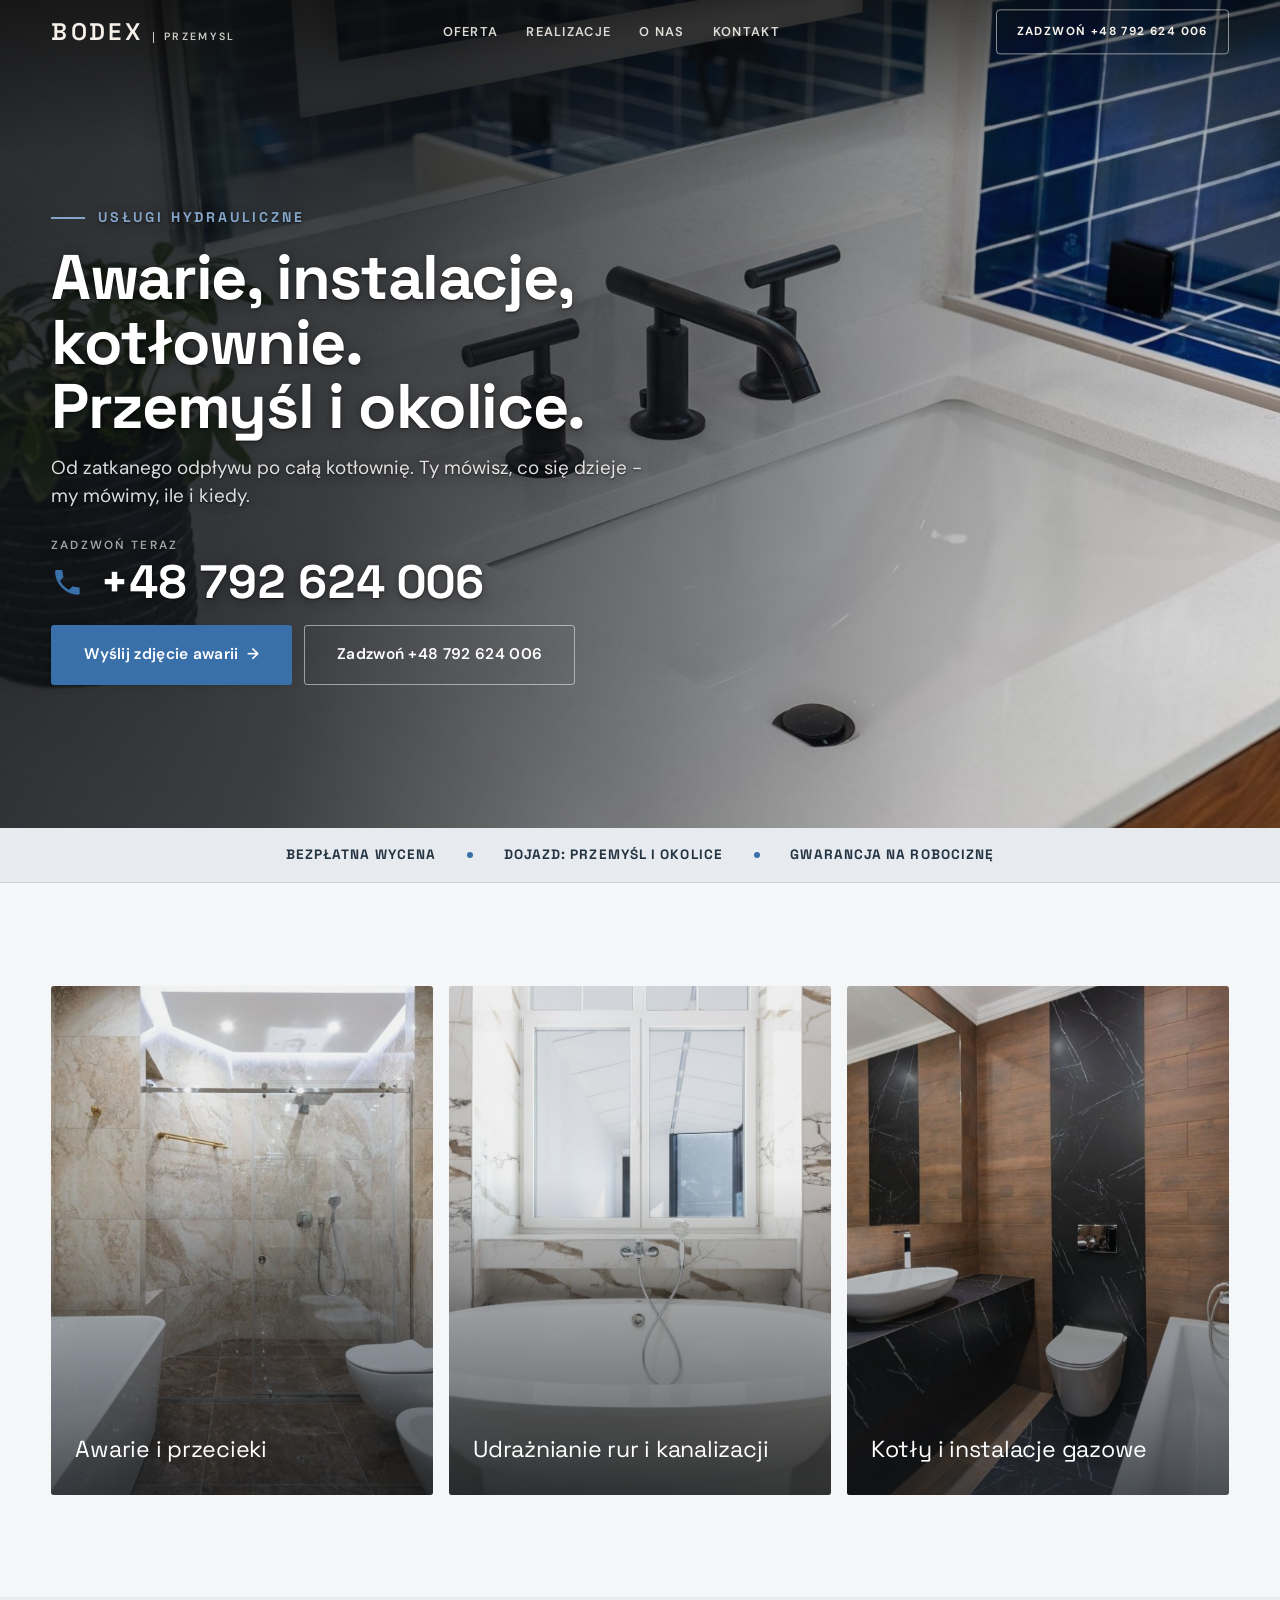
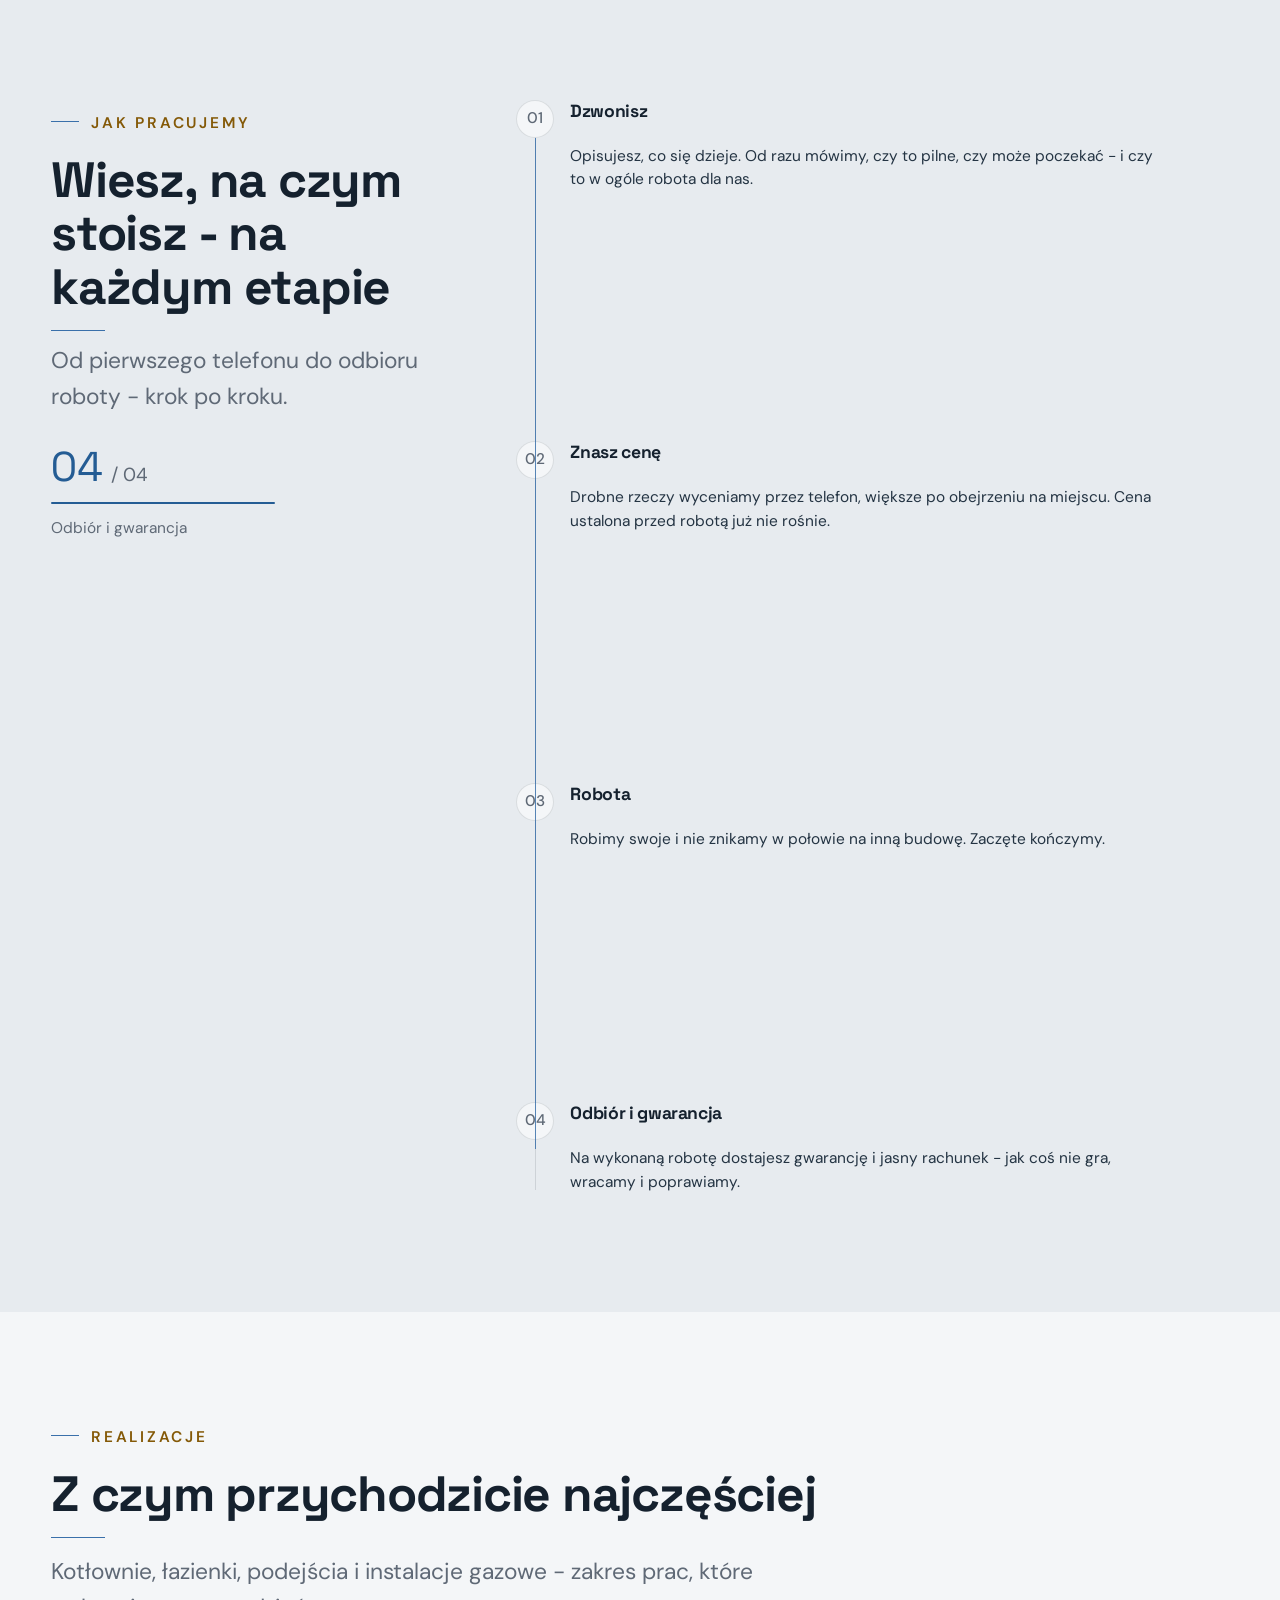
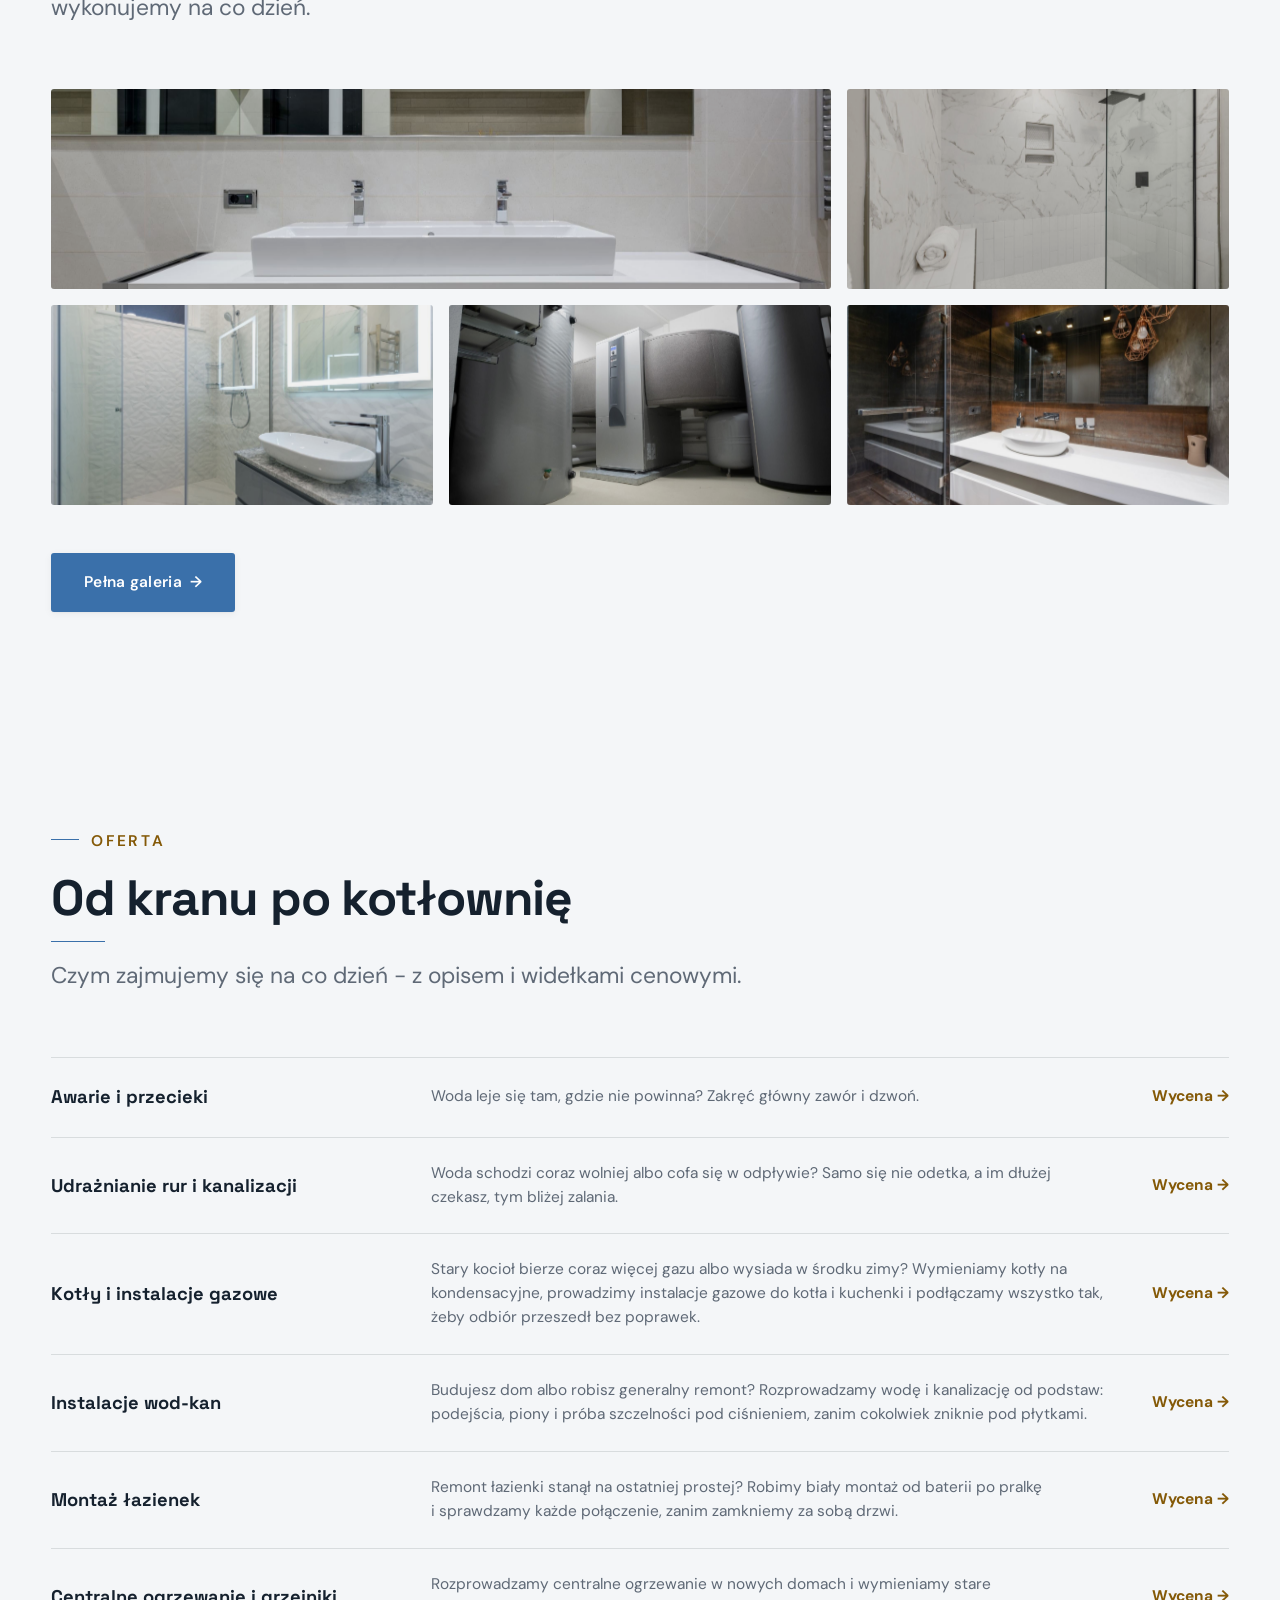
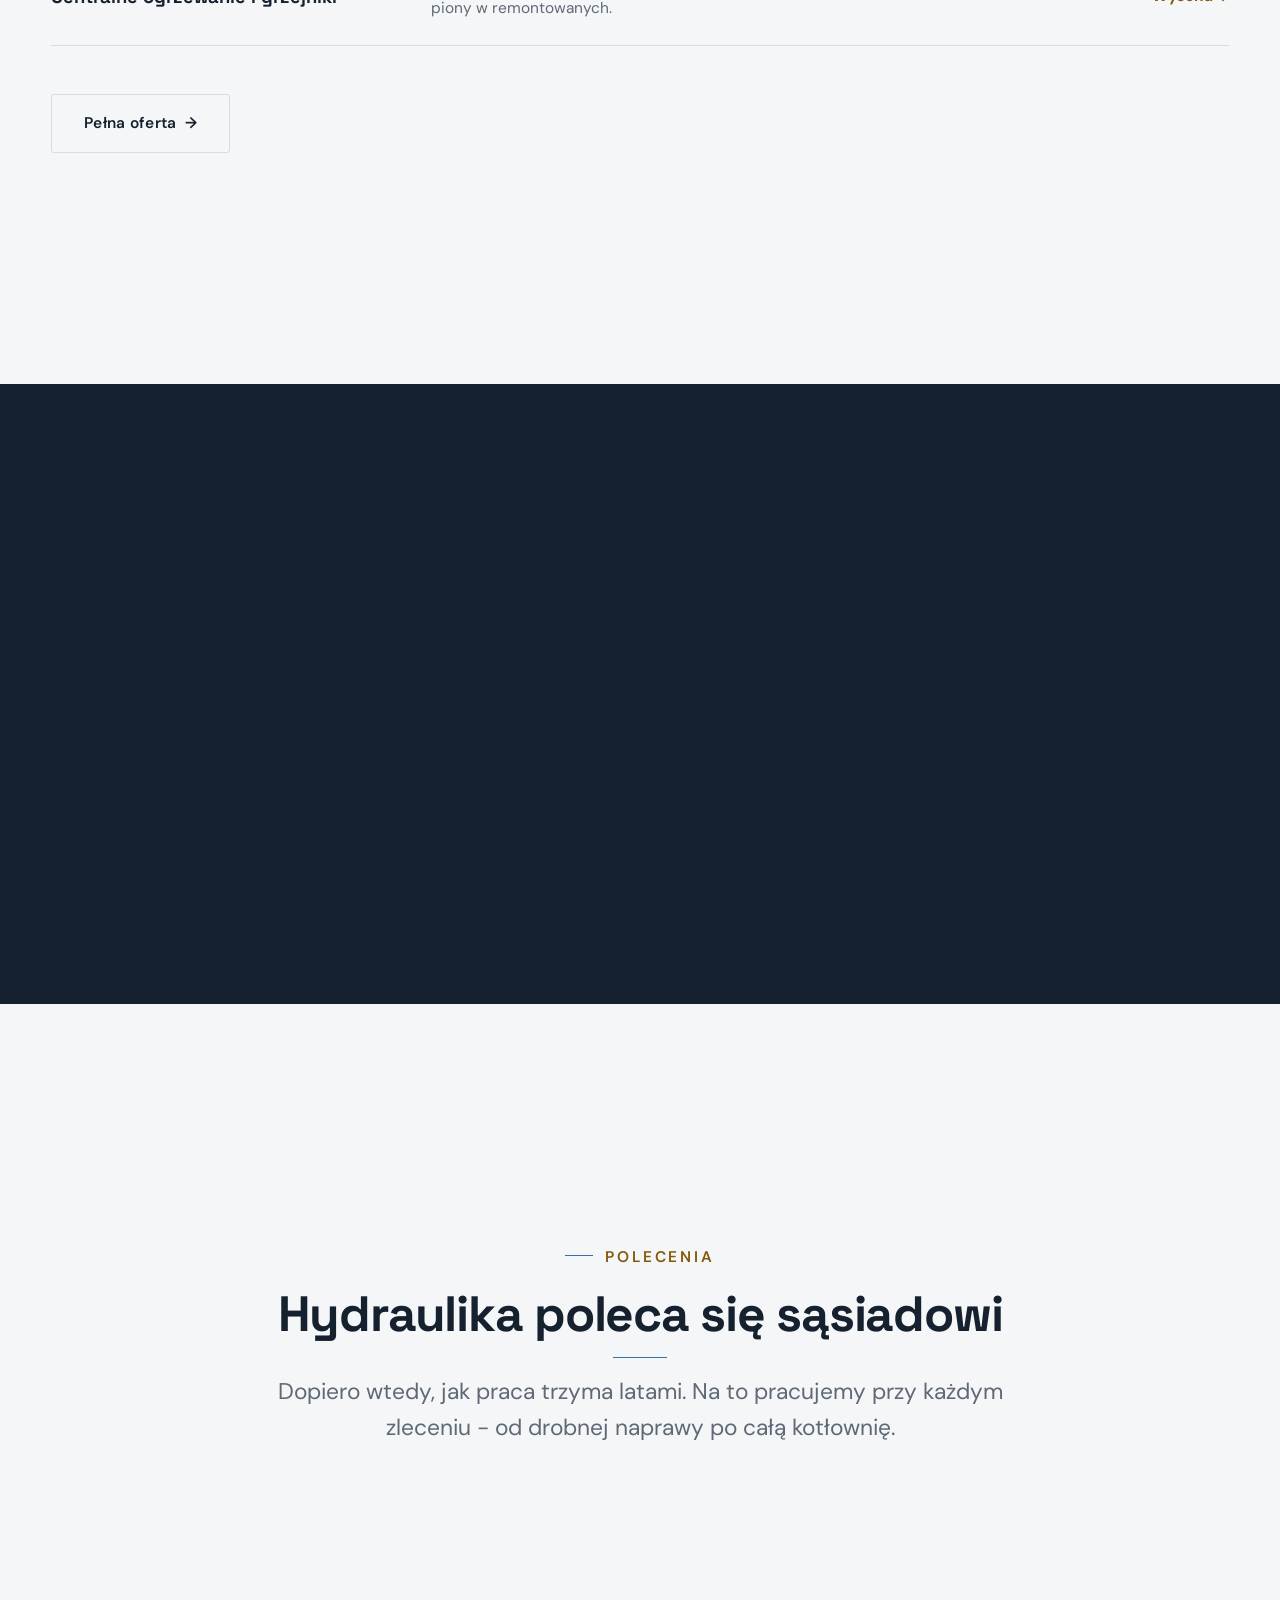
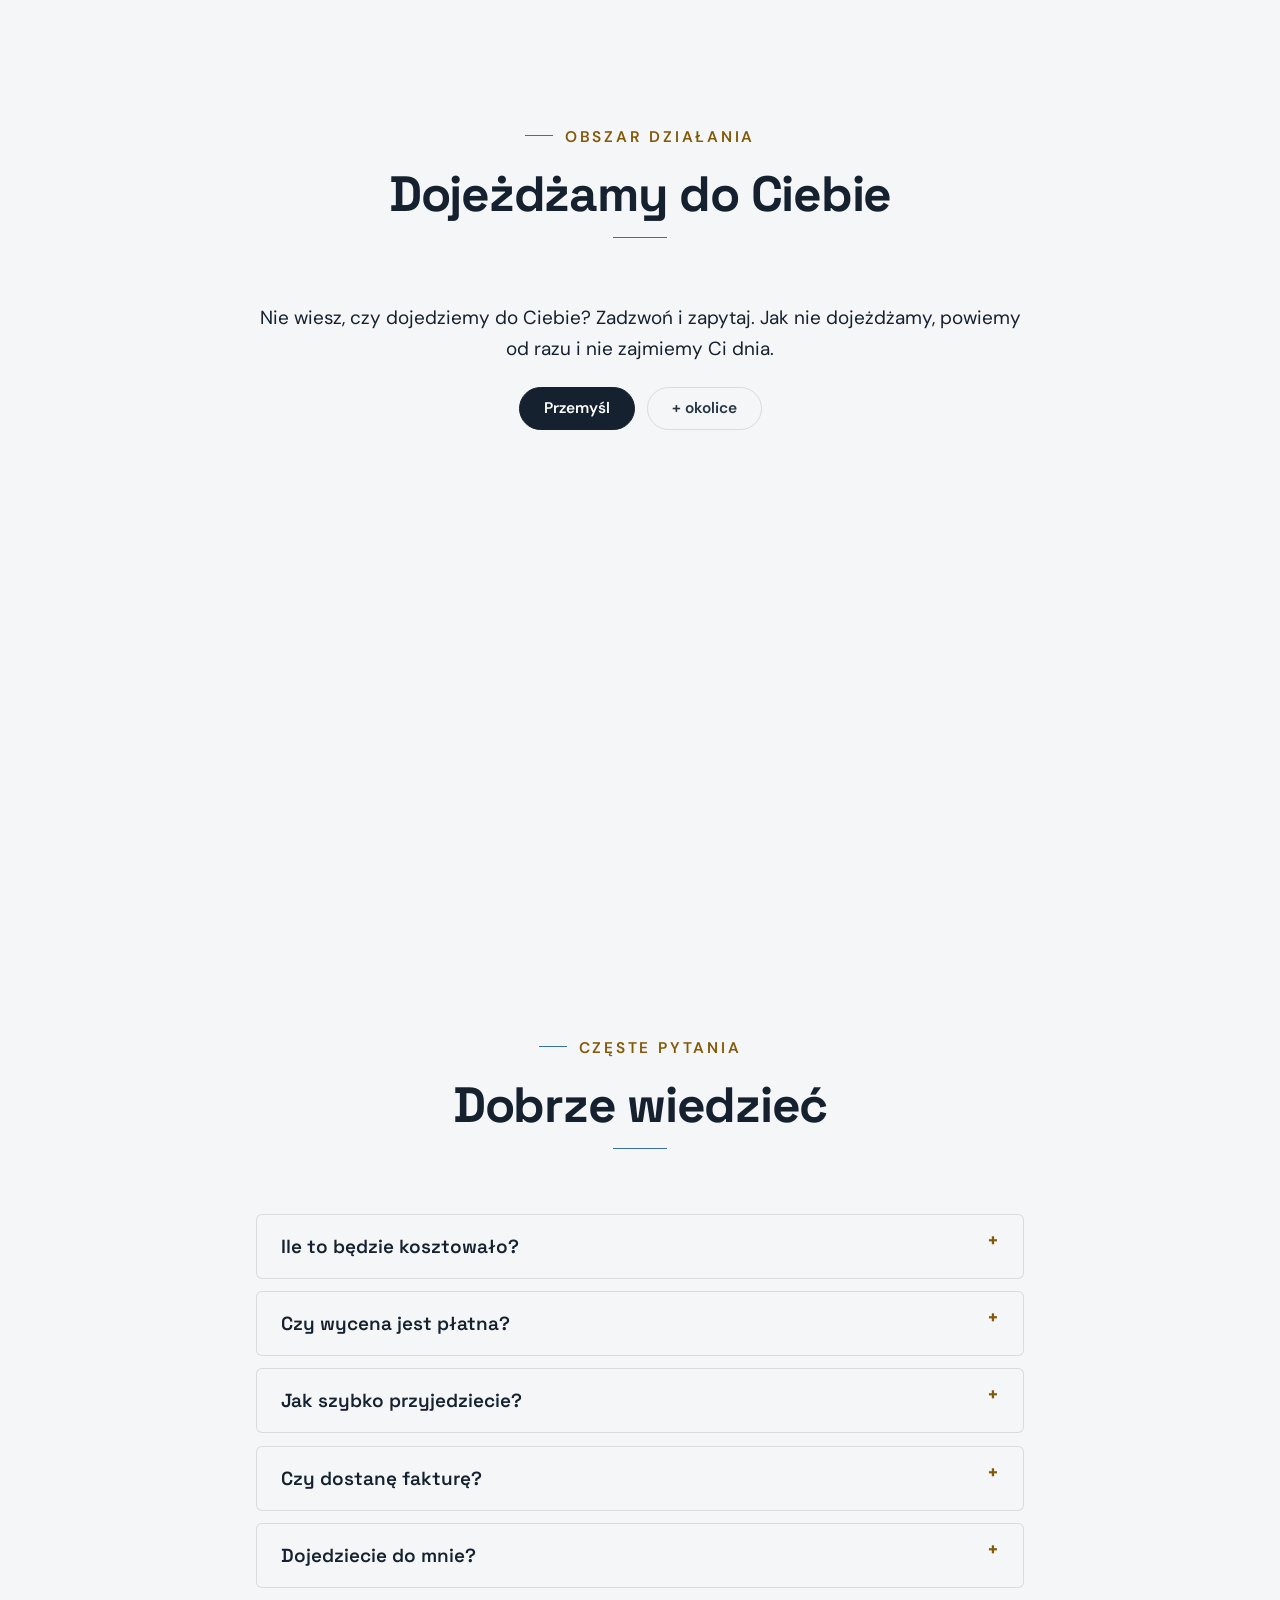
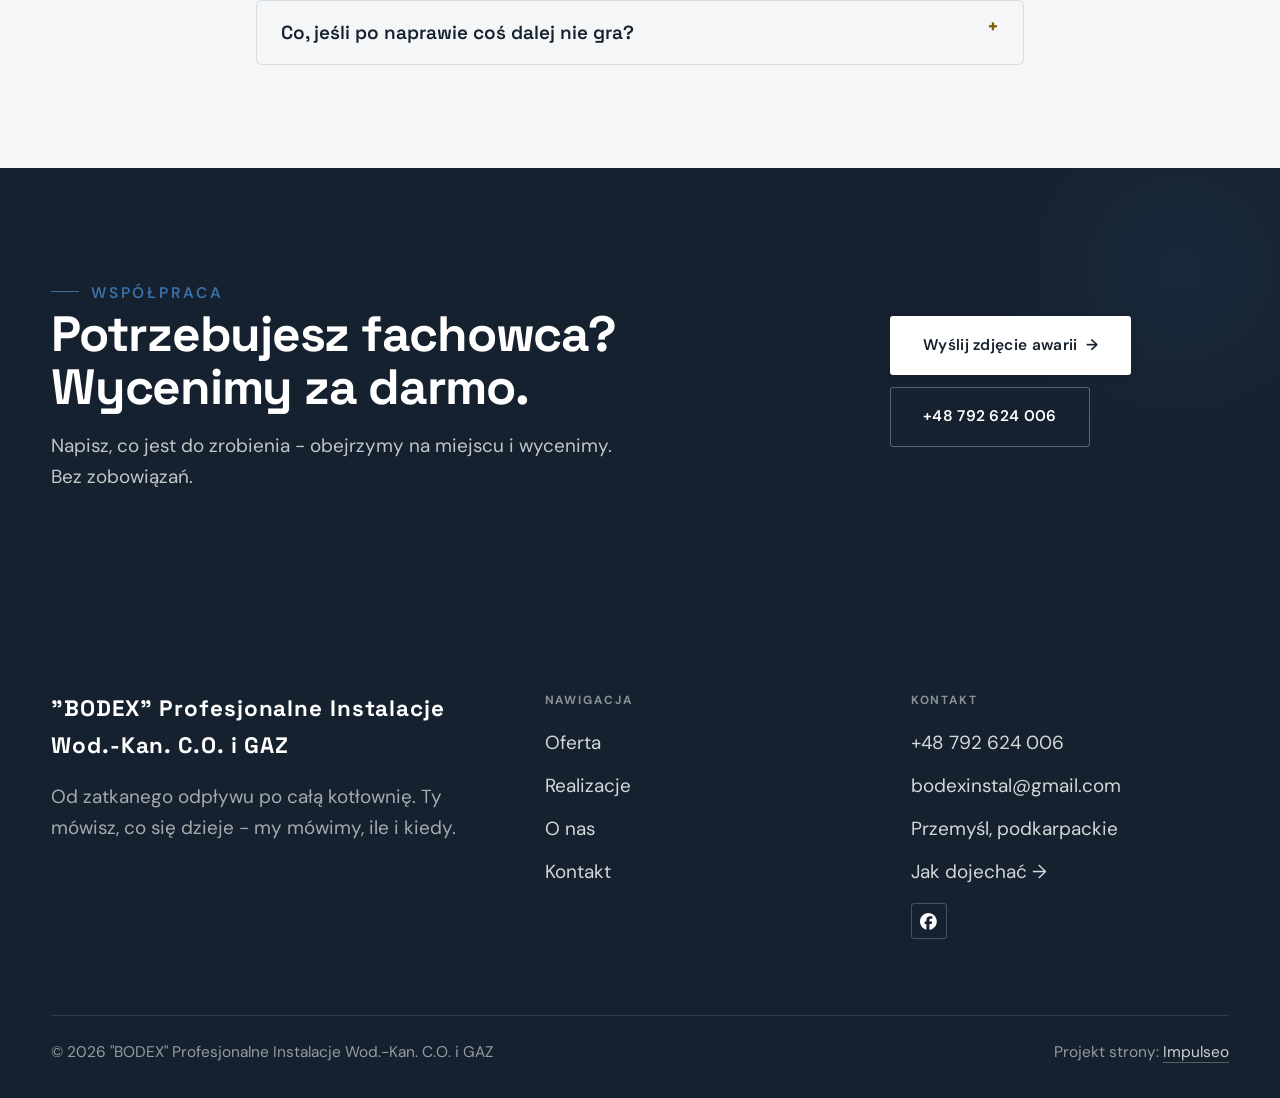
<file: index.html>
<!DOCTYPE html>
<html lang="pl">
<head>
<meta charset="UTF-8">
<meta name="viewport" content="width=device-width, initial-scale=1.0">
<title>&quot;BODEX&quot; Profesjonalne Instalacje Wod.-Kan. C.O. i GAZ - hydraulik, awarie i instalacje</title>
<meta name="description" content="Hydraulik w Przemyślu z dojazdem. Awarie, udrażnianie, instalacje wod-kan, wymiana kotłów. Cenę znasz przed robotą. Zadzwoń: +48 792 624 006.">
<link rel="canonical" href="https://kris20032.github.io/bodex-profesjonalne-instalacje-wod-kan-c-o-i-gaz/">
<meta name="robots" content="noindex, nofollow">
<meta property="og:type" content="website">
<meta property="og:locale" content="pl_PL">
<meta property="og:site_name" content="&quot;BODEX&quot; Profesjonalne Instalacje Wod.-Kan. C.O. i GAZ">
<meta property="og:title" content="&quot;BODEX&quot; Profesjonalne Instalacje Wod.-Kan. C.O. i GAZ - hydraulik, awarie i instalacje">
<meta property="og:description" content="Hydraulik w Przemyślu z dojazdem. Awarie, udrażnianie, instalacje wod-kan, wymiana kotłów. Cenę znasz przed robotą. Zadzwoń: +48 792 624 006.">
<meta property="og:url" content="https://kris20032.github.io/bodex-profesjonalne-instalacje-wod-kan-c-o-i-gaz/">
<meta property="og:image" content="https://kris20032.github.io/bodex-profesjonalne-instalacje-wod-kan-c-o-i-gaz/img/og.jpg">
<meta property="og:image:width" content="1200">
<meta property="og:image:height" content="630">
<meta name="twitter:card" content="summary_large_image">
<script type="application/ld+json">{"@context": "https://schema.org", "@type": "Plumber", "name": "\"BODEX\" Profesjonalne Instalacje Wod.-Kan. C.O. i GAZ", "url": "https://kris20032.github.io/bodex-profesjonalne-instalacje-wod-kan-c-o-i-gaz/", "telephone": "+48792624006", "image": "https://kris20032.github.io/bodex-profesjonalne-instalacje-wod-kan-c-o-i-gaz/img/og.jpg", "areaServed": "Przemyśl", "sameAs": ["https://www.facebook.com/p/Bodex-100063584949458/"]}</script>
<link rel="preconnect" href="https://fonts.googleapis.com">
<link rel="preconnect" href="https://fonts.gstatic.com" crossorigin>
<link href="https://fonts.googleapis.com/css2?family=Space+Grotesk:wght@500;600;700&family=DM+Sans:opsz,wght@9..40,400;9..40,500;9..40,600&display=swap" rel="stylesheet">
<link rel="stylesheet" href="assets/styles.css?v=54e43b4f">
</head>
<body>

<header class="nav">
  <div class="wrap nav-inner">
    <a class="brand" href="index.html"><span class="name">BODEX</span><span class="sub">Przemyśl</span></a>
    <nav class="nav-links">
      <a href="oferta.html">Oferta</a>
      <a href="realizacje.html">Realizacje</a>
      <a href="o-nas.html">O nas</a>
      <a href="kontakt.html">Kontakt</a>
      <a href="tel:+48792624006" class="btn btn-accent">Zadzwoń +48 792 624 006</a>
    </nav>
    <button class="nav-toggle" aria-label="Menu"><span></span><span></span><span></span></button>
  </div>
</header>

<main>
<section class="hero-fach">
  <img class="hf-photo" src="img/hero.jpg" fetchpriority="high" data-rotate="img/g12.jpg|img/g11.jpg" alt="&quot;BODEX&quot; Profesjonalne Instalacje Wod.-Kan. C.O. i GAZ" width="1800" height="1202">
  <div class="hf-panel">
    <div class="hf-inner">
      <span class="hf-kicker">Usługi hydrauliczne</span>
      <h1 class="hf-title">Awarie, instalacje, kotłownie. Przemyśl i okolice. <em></em></h1>
      <p class="hf-lead">Od zatkanego odpływu po całą kotłownię. Ty mówisz, co się dzieje - my mówimy, ile i kiedy.</p>
      <a class="hf-phone" href="tel:+48792624006"><span class="hf-phone-lab">Zadzwoń teraz</span><span class="hf-phone-num"><svg class="ico-tel" width="16" height="16" viewBox="0 0 24 24" fill="none" aria-hidden="true"><path d="M6.6 10.8a15.5 15.5 0 0 0 6.6 6.6l2.2-2.2a1 1 0 0 1 1-.24 11.4 11.4 0 0 0 3.6.58 1 1 0 0 1 1 1V20a1 1 0 0 1-1 1A17 17 0 0 1 3 4a1 1 0 0 1 1-1h3.5a1 1 0 0 1 1 1c0 1.25.2 2.46.58 3.6a1 1 0 0 1-.25 1l-2.23 2.2Z" fill="currentColor"/></svg> +48 792 624 006</span></a>
      <div class="hf-actions">
        <a href="kontakt.html" class="btn btn-accent">Wyślij zdjęcie awarii <span class="arr">→</span></a>
        <a href="tel:+48792624006" class="btn btn-ghost hf-ghost">Zadzwoń +48 792 624 006</a>
      </div>
    </div>
  </div>
</section>
<section class="fach-promise">
  <div class="wrap">
    <ul class="fp-row reveal"><li>Bezpłatna wycena</li><li>Dojazd: Przemyśl i okolice</li><li>Gwarancja na robociznę</li></ul>
  </div>
</section>
<section class="gateways-band">
  <div class="wrap">
    <div class="gateways">
      <a href="oferta.html" class="gateway reveal"><img src="img/g1.jpg" alt="Awarie i przecieki" loading="lazy" width="1200" height="801" decoding="async"><span class="g-ttl">Awarie i przecieki</span></a>
      <a href="oferta.html" class="gateway reveal"><img src="img/g2.jpg" alt="Udrażnianie rur i kanalizacji" loading="lazy" width="1880" height="1255" decoding="async"><span class="g-ttl">Udrażnianie rur i kanalizacji</span></a>
      <a href="oferta.html" class="gateway reveal"><img src="img/g3.jpg" alt="Kotły i instalacje gazowe" loading="lazy" width="1200" height="801" decoding="async"><span class="g-ttl">Kotły i instalacje gazowe</span></a>
    </div>
  </div>
</section>
<section class="proces proces-os fachowcy">
  <div class="wrap proc-grid">
    <div class="proc-side">
      <div class="head reveal">
        <span class="eyebrow">Jak pracujemy</span>
        <h2>Wiesz, na czym stoisz - na każdym etapie</h2>
        <p>Od pierwszego telefonu do odbioru roboty - krok po kroku.</p>
      </div>
      <div class="proc-count" aria-hidden="true"><span class="pc-cur">01</span><span class="pc-all">/ 04</span></div>
      <div class="proc-bar" aria-hidden="true"><i></i></div>
      <p class="proc-now" aria-hidden="true">Dzwonisz</p>
    </div>
    <ol class="proces-line">
      <li class="reveal"><span class="pno">01</span><h3>Dzwonisz</h3><p>Opisujesz, co się dzieje. Od razu mówimy, czy to pilne, czy może poczekać - i czy to w ogóle robota dla nas.</p></li>
      <li class="reveal"><span class="pno">02</span><h3>Znasz cenę</h3><p>Drobne rzeczy wyceniamy przez telefon, większe po obejrzeniu na miejscu. Cena ustalona przed robotą już nie rośnie.</p></li>
      <li class="reveal"><span class="pno">03</span><h3>Robota</h3><p>Robimy swoje i nie znikamy w połowie na inną budowę. Zaczęte kończymy.</p></li>
      <li class="reveal"><span class="pno">04</span><h3>Odbiór i gwarancja</h3><p>Na wykonaną robotę dostajesz gwarancję i jasny rachunek - jak coś nie gra, wracamy i poprawiamy.</p></li>
    </ol>
  </div>
</section>
<section>
  <div class="wrap">
    <div class="head reveal">
      <span class="eyebrow">Realizacje</span>
      <h2>Z czym przychodzicie najczęściej</h2>
      <p>Kotłownie, łazienki, podejścia i instalacje gazowe - zakres prac, które wykonujemy na co dzień.</p>
    </div>
    <div class="gallery">
      <div class="tile t-two3 reveal"><img src="img/g4.jpg" alt="&quot;BODEX&quot; Profesjonalne Instalacje Wod.-Kan. C.O. i GAZ" loading="lazy" width="1880" height="1255" decoding="async"></div>
      <div class="tile t-third reveal"><img src="img/g5.jpg" alt="&quot;BODEX&quot; Profesjonalne Instalacje Wod.-Kan. C.O. i GAZ" loading="lazy" width="1880" height="1254" decoding="async"></div>
      <div class="tile t-third reveal"><img src="img/g6.jpg" alt="&quot;BODEX&quot; Profesjonalne Instalacje Wod.-Kan. C.O. i GAZ" loading="lazy" width="1623" height="1300" decoding="async"></div>
      <div class="tile t-third reveal"><img src="img/g7.jpg" alt="&quot;BODEX&quot; Profesjonalne Instalacje Wod.-Kan. C.O. i GAZ" loading="lazy" width="1880" height="1253" decoding="async"></div>
      <div class="tile t-third reveal"><img src="img/g8.jpg" alt="&quot;BODEX&quot; Profesjonalne Instalacje Wod.-Kan. C.O. i GAZ" loading="lazy" width="1600" height="1068" decoding="async"></div>
    </div>
    <div style="margin-top:var(--space-7)" class="reveal"><a href="realizacje.html" class="btn btn-accent">Pełna galeria <span class="arr">→</span></a></div>
  </div>
</section>
<section class="fach-uslugi">
  <div class="wrap">
    <div class="head reveal">
      <span class="eyebrow">Oferta</span>
      <h2>Od kranu po kotłownię</h2>
      <p>Czym zajmujemy się na co dzień - z opisem i widełkami cenowymi.</p>
    </div>
    <ul class="fu-list">
      <li class="fu-row reveal"><div class="fu-name">Awarie i przecieki</div><div class="fu-desc">Woda leje się tam, gdzie nie powinna? Zakręć główny zawór i dzwoń.</div><a class="fu-cta" href="kontakt.html">Wycena <span class="arr">→</span></a></li>
      <li class="fu-row reveal"><div class="fu-name">Udrażnianie rur i kanalizacji</div><div class="fu-desc">Woda schodzi coraz wolniej albo cofa się w odpływie? Samo się nie odetka, a im dłużej czekasz, tym bliżej zalania.</div><a class="fu-cta" href="kontakt.html">Wycena <span class="arr">→</span></a></li>
      <li class="fu-row reveal"><div class="fu-name">Kotły i instalacje gazowe</div><div class="fu-desc">Stary kocioł bierze coraz więcej gazu albo wysiada w środku zimy? Wymieniamy kotły na kondensacyjne, prowadzimy instalacje gazowe do kotła i kuchenki i podłączamy wszystko tak, żeby odbiór przeszedł bez poprawek.</div><a class="fu-cta" href="kontakt.html">Wycena <span class="arr">→</span></a></li>
      <li class="fu-row reveal"><div class="fu-name">Instalacje wod-kan</div><div class="fu-desc">Budujesz dom albo robisz generalny remont? Rozprowadzamy wodę i kanalizację od podstaw: podejścia, piony i próba szczelności pod ciśnieniem, zanim cokolwiek zniknie pod płytkami.</div><a class="fu-cta" href="kontakt.html">Wycena <span class="arr">→</span></a></li>
      <li class="fu-row reveal"><div class="fu-name">Montaż łazienek</div><div class="fu-desc">Remont łazienki stanął na ostatniej prostej? Robimy biały montaż od baterii po pralkę i sprawdzamy każde połączenie, zanim zamkniemy za sobą drzwi.</div><a class="fu-cta" href="kontakt.html">Wycena <span class="arr">→</span></a></li>
      <li class="fu-row reveal"><div class="fu-name">Centralne ogrzewanie i grzejniki</div><div class="fu-desc">Rozprowadzamy centralne ogrzewanie w nowych domach i wymieniamy stare piony w remontowanych.</div><a class="fu-cta" href="kontakt.html">Wycena <span class="arr">→</span></a></li>
    </ul>
    <div style="margin-top:var(--space-7)" class="reveal"><a href="oferta.html" class="btn btn-ghost">Pełna oferta <span class="arr">→</span></a></div>
  </div>
</section>
<section class="stopklatka" aria-hidden="true">
  <div class="stk-bg" style="background-image:url(img/about.jpg)"></div>
</section>
<section class="opinie op-fallback">
  <div class="wrap">
    <div class="head center reveal">
      <span class="eyebrow">Polecenia</span>
      <h2>Hydraulika poleca się sąsiadowi</h2>
      <p>Dopiero wtedy, jak praca trzyma latami. Na to pracujemy przy każdym zleceniu - od drobnej naprawy po całą kotłownię.</p>
    </div>
  </div>
</section>
<section class="obszar">
  <div class="wrap">
    <div class="head center reveal">
      <span class="eyebrow">Obszar działania</span>
      <h2>Dojeżdżamy do Ciebie</h2>
    </div>
    <p class="obszar-txt reveal" style="text-align:center;max-width:60ch;margin:0 auto 1.4rem">Nie wiesz, czy dojedziemy do Ciebie? Zadzwoń i zapytaj. Jak nie dojeżdżamy, powiemy od razu i nie zajmiemy Ci dnia.</p>
    <ul class="obszar-list reveal"><li class="is-home">Przemyśl</li><li>+ okolice</li></ul>
    <div class="obszar-mapa reveal" style="margin-top:var(--space-7)">
      <iframe title="Obszar działania - Przemyśl i okolice" src="https://maps.google.com/maps?q=49.7866896%2C22.7846594&amp;z=11&amp;output=embed" loading="lazy" referrerpolicy="no-referrer-when-downgrade" style="width:100%;height:clamp(280px,38vh,420px);border:0;display:block;border-radius:var(--r-md)"></iframe>
    </div>
  </div>
</section>
<section class="faq-klinika">
  <div class="wrap">
    <div class="head center reveal">
      <span class="eyebrow">Częste pytania</span>
      <h2>Dobrze wiedzieć</h2>
    </div>
    <div class="faq-list">
      <details class="faq-item reveal"><summary>Ile to będzie kosztowało?</summary><p>Zależy, co się dzieje - dlatego wypytujemy przez telefon i od razu podajemy widełki. Ostateczną cenę znasz przed robotą, nie po niej.</p></details>
      <details class="faq-item reveal"><summary>Czy wycena jest płatna?</summary><p>Nie. Przyjazd i wycena w Przemyślu i najbliższej okolicy są bezpłatne i do niczego nie zobowiązują.</p></details>
      <details class="faq-item reveal"><summary>Jak szybko przyjedziecie?</summary><p>Przy zalaniu liczy się każda godzina, więc przy awarii przestawiamy grafik. Prace planowane umawiamy z kilkudniowym wyprzedzeniem.</p></details>
      <details class="faq-item reveal"><summary>Czy dostanę fakturę?</summary><p>Tak, na firmę albo na osobę prywatną. Dokument dostajesz od razu, a nie „wyślemy później”.</p></details>
      <details class="faq-item reveal"><summary>Dojedziecie do mnie?</summary><p>Granicę wyznacza kalendarz, nie mapa. Przy większej robocie dojeżdżamy dalej - zapytaj.</p></details>
      <details class="faq-item reveal"><summary>Co, jeśli po naprawie coś dalej nie gra?</summary><p>Wracamy i sprawdzamy. Nasza wina - poprawiamy za darmo; wyszło coś nowego - mówimy wprost, co i za ile.</p></details>
    </div>
  </div>
</section>
<section class="cta">
  <div class="wrap">
    <div class="reveal">
      <span class="eyebrow">Współpraca</span>
      <h2>Potrzebujesz fachowca? Wycenimy za darmo.</h2>
      <p>Napisz, co jest do zrobienia - obejrzymy na miejscu i wycenimy. Bez zobowiązań.</p>
    </div>
    <div class="cta-actions reveal">
      <a href="kontakt.html" class="btn btn-light">Wyślij zdjęcie awarii <span class="arr">→</span></a>
      <a href="tel:+48792624006" class="btn btn-ghost btn-ghost-cta">+48 792 624 006</a>
    </div>
  </div>
</section>
</main>

<footer>
  <div class="wrap">
    <div class="foot-grid">
      <div class="foot-brand">
        <div class="name">"BODEX" Profesjonalne Instalacje Wod.-Kan. C.O. i GAZ</div>
        <p>Od zatkanego odpływu po całą kotłownię. Ty mówisz, co się dzieje - my mówimy, ile i kiedy.</p>
      </div>
      <div class="foot-col">
        <h4>Nawigacja</h4>
        <a href="oferta.html">Oferta</a>
        <a href="realizacje.html">Realizacje</a>
        <a href="o-nas.html">O nas</a>
        <a href="kontakt.html">Kontakt</a>
      </div>
      <div class="foot-col">
        <h4>Kontakt</h4>
        <a href="tel:+48792624006">+48 792 624 006</a>
        <a href="mailto:bodexinstal@gmail.com">bodexinstal@gmail.com</a>
        <p>Przemyśl, podkarpackie</p>
        <a href="https://www.google.com/maps/place/?q=place_id:0x473b7ed7659ed849:0x253715608de8539e" target="_blank" rel="noopener">Jak dojechać →</a>
      <div class="foot-soc">
        <a class="soc" href="https://www.facebook.com/p/Bodex-100063584949458/" target="_blank" rel="noopener" aria-label="Facebook - &quot;BODEX&quot; Profesjonalne Instalacje Wod.-Kan. C.O. i GAZ"><svg viewBox="0 0 24 24" aria-hidden="true" focusable="false"><path d="M9.101 23.691v-7.98H6.627v-3.667h2.474v-1.58c0-4.085 1.848-5.978 5.858-5.978.401 0 .955.042 1.468.103a8.68 8.68 0 0 1 1.141.195v3.325a8.623 8.623 0 0 0-.653-.036 26.805 26.805 0 0 0-.733-.009c-.707 0-1.259.096-1.675.309a1.686 1.686 0 0 0-.679.622c-.258.42-.374.995-.374 1.752v1.297h3.919l-.386 2.103-.287 1.564h-3.246v8.245C19.396 23.238 24 18.179 24 12.044c0-6.627-5.373-12-12-12s-12 5.373-12 12c0 5.628 3.874 10.35 9.101 11.647Z" fill="currentColor"/></svg></a>
      </div>
      </div>
    </div>
    <div class="foot-bot">
      <span>© 2026 "BODEX" Profesjonalne Instalacje Wod.-Kan. C.O. i GAZ</span>
      <span>Projekt strony: <a class="foot-credit" href="https://impulseo.pl" target="_blank" rel="noopener">Impulseo</a></span>
    </div>
  </div>
</footer>
<div class="sticky-call"><a class="sc-call" href="tel:+48792624006"><svg class="ico-tel" width="16" height="16" viewBox="0 0 24 24" fill="none" aria-hidden="true"><path d="M6.6 10.8a15.5 15.5 0 0 0 6.6 6.6l2.2-2.2a1 1 0 0 1 1-.24 11.4 11.4 0 0 0 3.6.58 1 1 0 0 1 1 1V20a1 1 0 0 1-1 1A17 17 0 0 1 3 4a1 1 0 0 1 1-1h3.5a1 1 0 0 1 1 1c0 1.25.2 2.46.58 3.6a1 1 0 0 1-.25 1l-2.23 2.2Z" fill="currentColor"/></svg> Zadzwoń</a><a class="sc-quote" href="kontakt.html">Wyślij zdjęcie awarii</a></div>
<div class="demo-wazne" data-do="2026-10-22" data-cykl="3" hidden><svg class="dw-ico" width="13" height="13" viewBox="0 0 24 24" fill="none" aria-hidden="true"><circle cx="12" cy="12" r="8.6" stroke="currentColor" stroke-width="1.8"/><path d="M12 7.2V12l3.3 2" stroke="currentColor" stroke-width="1.8" stroke-linecap="round"/></svg><span class="dw-txt"></span></div>

<script src="assets/main.js"></script>
</body>
</html>
</file>
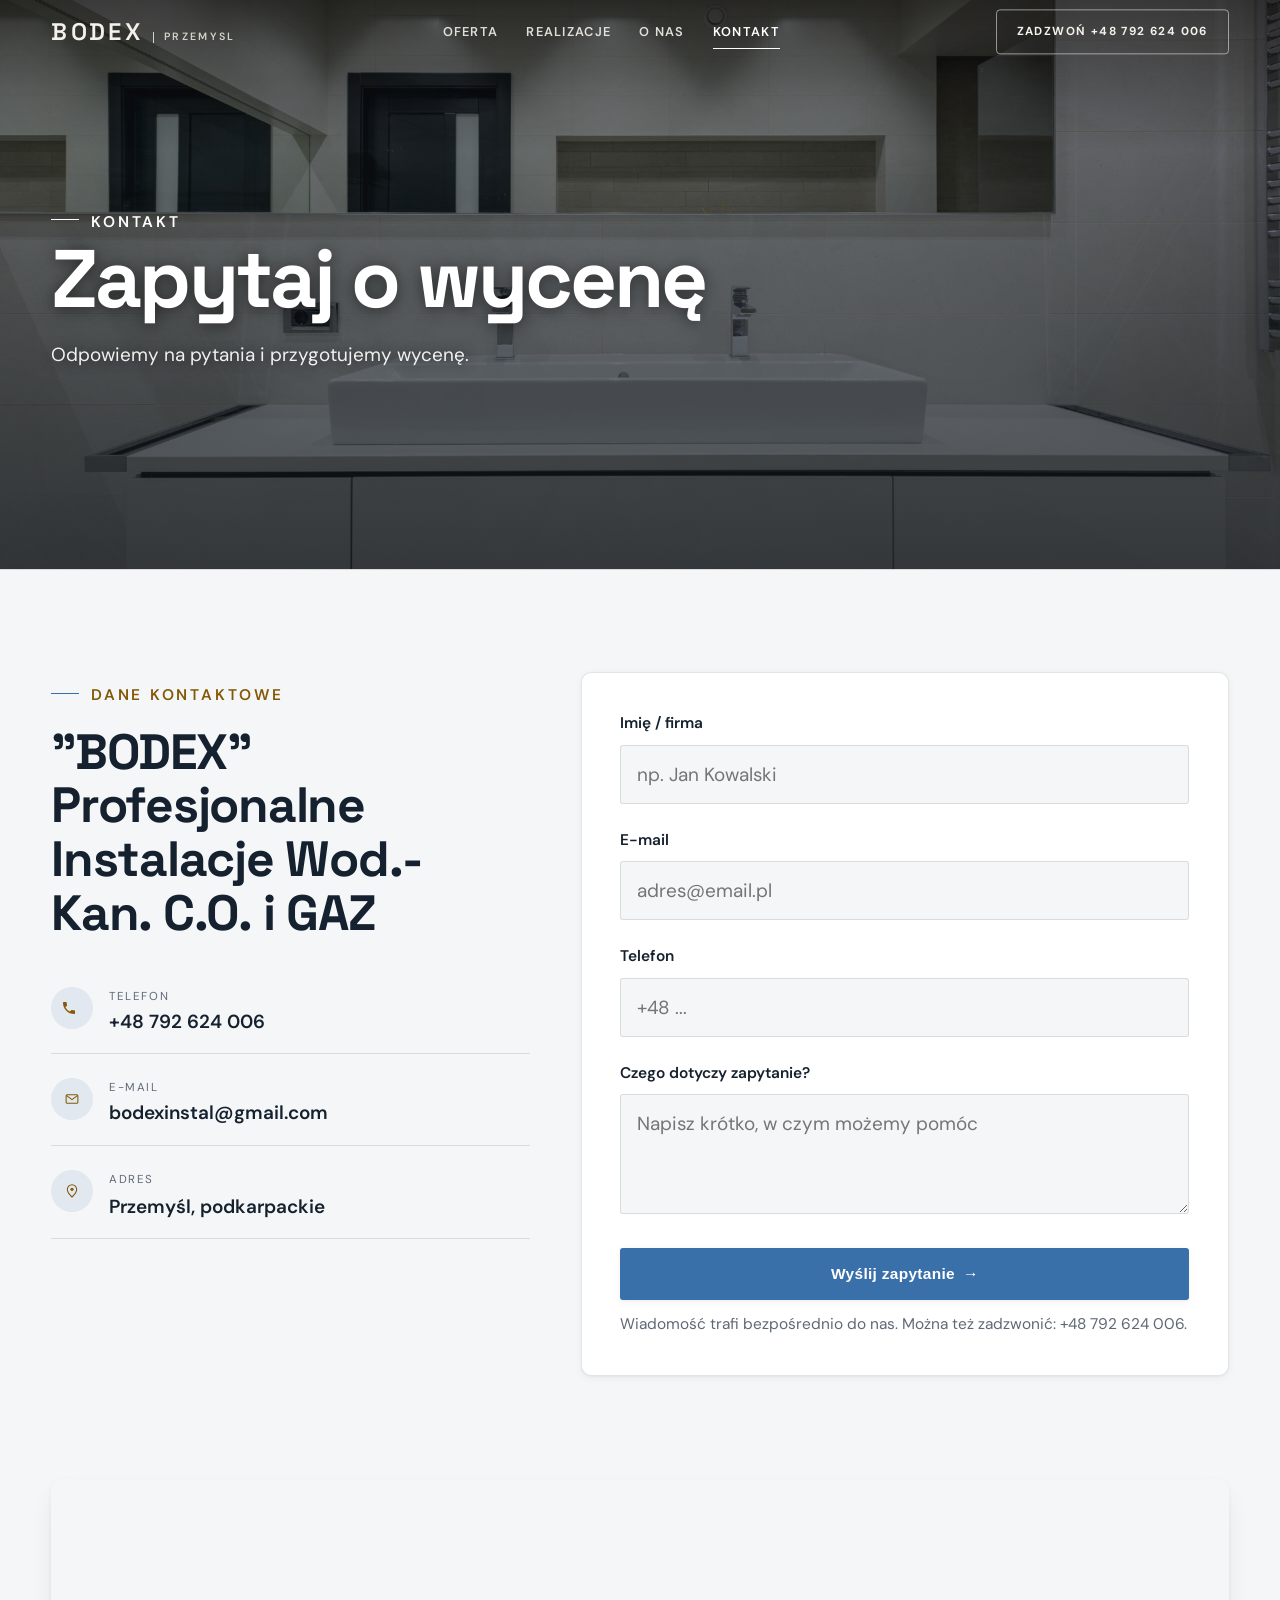
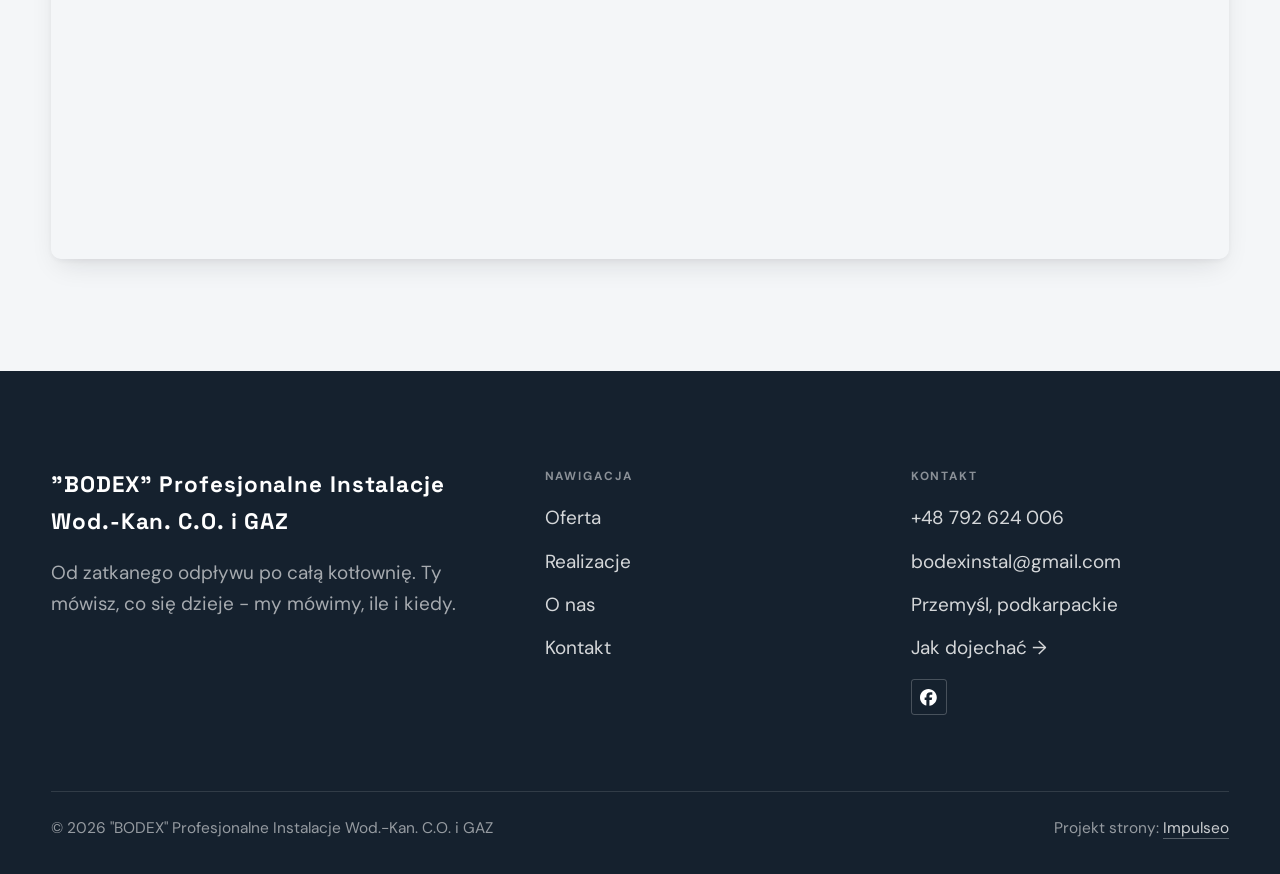
<file: kontakt.html>
<!DOCTYPE html>
<html lang="pl">
<head>
<meta charset="UTF-8">
<meta name="viewport" content="width=device-width, initial-scale=1.0">
<title>Kontakt - &quot;BODEX&quot; Profesjonalne Instalacje Wod.-Kan. C.O. i GAZ</title>
<meta name="description" content="Kontakt &quot;BODEX&quot; Profesjonalne Instalacje Wod.-Kan. C.O. i GAZ - Przemyśl, podkarpackie">
<link rel="canonical" href="https://kris20032.github.io/bodex-profesjonalne-instalacje-wod-kan-c-o-i-gaz/kontakt.html">
<meta name="robots" content="noindex, nofollow">
<meta property="og:type" content="website">
<meta property="og:locale" content="pl_PL">
<meta property="og:site_name" content="&quot;BODEX&quot; Profesjonalne Instalacje Wod.-Kan. C.O. i GAZ">
<meta property="og:title" content="Kontakt - &quot;BODEX&quot; Profesjonalne Instalacje Wod.-Kan. C.O. i GAZ">
<meta property="og:description" content="Kontakt &quot;BODEX&quot; Profesjonalne Instalacje Wod.-Kan. C.O. i GAZ - Przemyśl, podkarpackie">
<meta property="og:url" content="https://kris20032.github.io/bodex-profesjonalne-instalacje-wod-kan-c-o-i-gaz/kontakt.html">
<meta property="og:image" content="https://kris20032.github.io/bodex-profesjonalne-instalacje-wod-kan-c-o-i-gaz/img/og.jpg">
<meta property="og:image:width" content="1200">
<meta property="og:image:height" content="630">
<meta name="twitter:card" content="summary_large_image">
<link rel="preconnect" href="https://fonts.googleapis.com">
<link rel="preconnect" href="https://fonts.gstatic.com" crossorigin>
<link href="https://fonts.googleapis.com/css2?family=Space+Grotesk:wght@500;600;700&family=DM+Sans:opsz,wght@9..40,400;9..40,500;9..40,600&display=swap" rel="stylesheet">
<link rel="stylesheet" href="assets/styles.css?v=54e43b4f">
</head>
<body>

<header class="nav">
  <div class="wrap nav-inner">
    <a class="brand" href="index.html"><span class="name">BODEX</span><span class="sub">Przemyśl</span></a>
    <nav class="nav-links">
      <a href="oferta.html">Oferta</a>
      <a href="realizacje.html">Realizacje</a>
      <a href="o-nas.html">O nas</a>
      <a href="kontakt.html" class="active" aria-current="page">Kontakt</a>
      <a href="tel:+48792624006" class="btn btn-accent">Zadzwoń +48 792 624 006</a>
    </nav>
    <button class="nav-toggle" aria-label="Menu"><span></span><span></span><span></span></button>
  </div>
</header>

<main>
<section class="pagehead">
  <img src="img/g4.jpg" alt="&quot;BODEX&quot; Profesjonalne Instalacje Wod.-Kan. C.O. i GAZ - Zapytaj o wycenę" width="1600" height="1068" decoding="async">
  <div class="wrap">
    <span class="eyebrow">Kontakt</span>
    <h1>Zapytaj o wycenę</h1>
    <p>Odpowiemy na pytania i przygotujemy wycenę.</p>
  </div>
</section>
<section>
  <div class="wrap contact-grid">
    <div class="reveal">
      <span class="eyebrow">Dane kontaktowe</span>
      <h2 style="margin:var(--space-4) 0 var(--space-6)">"BODEX" Profesjonalne Instalacje Wod.-Kan. C.O. i GAZ</h2>
      <div class="info-list">
        <div class="info-row"><div class="ic"><svg class="ico-tel" width="16" height="16" viewBox="0 0 24 24" fill="none" aria-hidden="true"><path d="M6.6 10.8a15.5 15.5 0 0 0 6.6 6.6l2.2-2.2a1 1 0 0 1 1-.24 11.4 11.4 0 0 0 3.6.58 1 1 0 0 1 1 1V20a1 1 0 0 1-1 1A17 17 0 0 1 3 4a1 1 0 0 1 1-1h3.5a1 1 0 0 1 1 1c0 1.25.2 2.46.58 3.6a1 1 0 0 1-.25 1l-2.23 2.2Z" fill="currentColor"/></svg></div><div><div class="lbl">Telefon</div><a class="val" href="tel:+48792624006">+48 792 624 006</a></div></div>
        <div class="info-row"><div class="ic"><svg class="ico-mail" width="16" height="16" viewBox="0 0 24 24" fill="none" aria-hidden="true"><rect x="3.2" y="5.5" width="17.6" height="13" rx="1.6" stroke="currentColor" stroke-width="1.6"/><path d="M4 7l8 6 8-6" stroke="currentColor" stroke-width="1.6" stroke-linecap="round" stroke-linejoin="round"/></svg></div><div><div class="lbl">E-mail</div><a class="val" href="mailto:bodexinstal@gmail.com">bodexinstal@gmail.com</a></div></div>
        <div class="info-row"><div class="ic"><svg class="ico-pin" width="16" height="16" viewBox="0 0 24 24" fill="none" aria-hidden="true"><path d="M12 21s7-6.1 7-11.5A7 7 0 0 0 5 9.5C5 14.9 12 21 12 21Z" stroke="currentColor" stroke-width="1.6" fill="none"/><circle cx="12" cy="9.5" r="2.4" fill="currentColor"/></svg></div><div><div class="lbl">Adres</div><div class="val">Przemyśl, podkarpackie</div></div></div>
      </div>
    </div>
    <div class="reveal">
      <form class="form" action="https://formsubmit.co/bodexinstal@gmail.com" method="POST">
        <input type="hidden" name="_subject" value="Zapytanie ze strony "BODEX" Profesjonalne Instalacje Wod.-Kan. C.O. i GAZ">
        <input type="hidden" name="_captcha" value="false">
        <input type="hidden" name="_template" value="table">
        <div class="fld"><label for="name">Imię / firma</label><input id="name" name="name" type="text" placeholder="np. Jan Kowalski" required></div>
        <div class="fld"><label for="email">E-mail</label><input id="email" name="email" type="email" placeholder="adres@email.pl" required></div>
        <div class="fld"><label for="phone">Telefon</label><input id="phone" name="phone" type="tel" placeholder="+48 ..."></div>
        <div class="fld"><label for="msg">Czego dotyczy zapytanie?</label><textarea id="msg" name="message" placeholder="Napisz krótko, w czym możemy pomóc" required></textarea></div>
        <button type="submit" class="btn btn-accent" style="width:100%;justify-content:center">Wyślij zapytanie <span class="arr">→</span></button>
        <p class="note">Wiadomość trafi bezpośrednio do nas. Można też zadzwonić: +48 792 624 006.</p>
      </form>
    </div>
  </div>
</section>
<section style="padding-top:0">
  <div class="wrap reveal">
    <iframe class="map" title="&quot;BODEX&quot; Profesjonalne Instalacje Wod.-Kan. C.O. i GAZ - Przemyśl" src="https://maps.google.com/maps?q=49.7866896%2C22.7846594&z=15&output=embed" loading="lazy" referrerpolicy="no-referrer-when-downgrade"></iframe>
  </div>
</section>
</main>

<footer>
  <div class="wrap">
    <div class="foot-grid">
      <div class="foot-brand">
        <div class="name">"BODEX" Profesjonalne Instalacje Wod.-Kan. C.O. i GAZ</div>
        <p>Od zatkanego odpływu po całą kotłownię. Ty mówisz, co się dzieje - my mówimy, ile i kiedy.</p>
      </div>
      <div class="foot-col">
        <h4>Nawigacja</h4>
        <a href="oferta.html">Oferta</a>
        <a href="realizacje.html">Realizacje</a>
        <a href="o-nas.html">O nas</a>
        <a href="kontakt.html">Kontakt</a>
      </div>
      <div class="foot-col">
        <h4>Kontakt</h4>
        <a href="tel:+48792624006">+48 792 624 006</a>
        <a href="mailto:bodexinstal@gmail.com">bodexinstal@gmail.com</a>
        <p>Przemyśl, podkarpackie</p>
        <a href="https://www.google.com/maps/place/?q=place_id:0x473b7ed7659ed849:0x253715608de8539e" target="_blank" rel="noopener">Jak dojechać →</a>
      <div class="foot-soc">
        <a class="soc" href="https://www.facebook.com/p/Bodex-100063584949458/" target="_blank" rel="noopener" aria-label="Facebook - &quot;BODEX&quot; Profesjonalne Instalacje Wod.-Kan. C.O. i GAZ"><svg viewBox="0 0 24 24" aria-hidden="true" focusable="false"><path d="M9.101 23.691v-7.98H6.627v-3.667h2.474v-1.58c0-4.085 1.848-5.978 5.858-5.978.401 0 .955.042 1.468.103a8.68 8.68 0 0 1 1.141.195v3.325a8.623 8.623 0 0 0-.653-.036 26.805 26.805 0 0 0-.733-.009c-.707 0-1.259.096-1.675.309a1.686 1.686 0 0 0-.679.622c-.258.42-.374.995-.374 1.752v1.297h3.919l-.386 2.103-.287 1.564h-3.246v8.245C19.396 23.238 24 18.179 24 12.044c0-6.627-5.373-12-12-12s-12 5.373-12 12c0 5.628 3.874 10.35 9.101 11.647Z" fill="currentColor"/></svg></a>
      </div>
      </div>
    </div>
    <div class="foot-bot">
      <span>© 2026 "BODEX" Profesjonalne Instalacje Wod.-Kan. C.O. i GAZ</span>
      <span>Projekt strony: <a class="foot-credit" href="https://impulseo.pl" target="_blank" rel="noopener">Impulseo</a></span>
    </div>
  </div>
</footer>
<div class="sticky-call"><a class="sc-call" href="tel:+48792624006"><svg class="ico-tel" width="16" height="16" viewBox="0 0 24 24" fill="none" aria-hidden="true"><path d="M6.6 10.8a15.5 15.5 0 0 0 6.6 6.6l2.2-2.2a1 1 0 0 1 1-.24 11.4 11.4 0 0 0 3.6.58 1 1 0 0 1 1 1V20a1 1 0 0 1-1 1A17 17 0 0 1 3 4a1 1 0 0 1 1-1h3.5a1 1 0 0 1 1 1c0 1.25.2 2.46.58 3.6a1 1 0 0 1-.25 1l-2.23 2.2Z" fill="currentColor"/></svg> Zadzwoń</a><a class="sc-quote" href="kontakt.html">Wyślij zdjęcie awarii</a></div>
<div class="demo-wazne" data-do="2026-10-22" data-cykl="3" hidden><svg class="dw-ico" width="13" height="13" viewBox="0 0 24 24" fill="none" aria-hidden="true"><circle cx="12" cy="12" r="8.6" stroke="currentColor" stroke-width="1.8"/><path d="M12 7.2V12l3.3 2" stroke="currentColor" stroke-width="1.8" stroke-linecap="round"/></svg><span class="dw-txt"></span></div>

<script src="assets/main.js"></script>
</body>
</html>
</file>
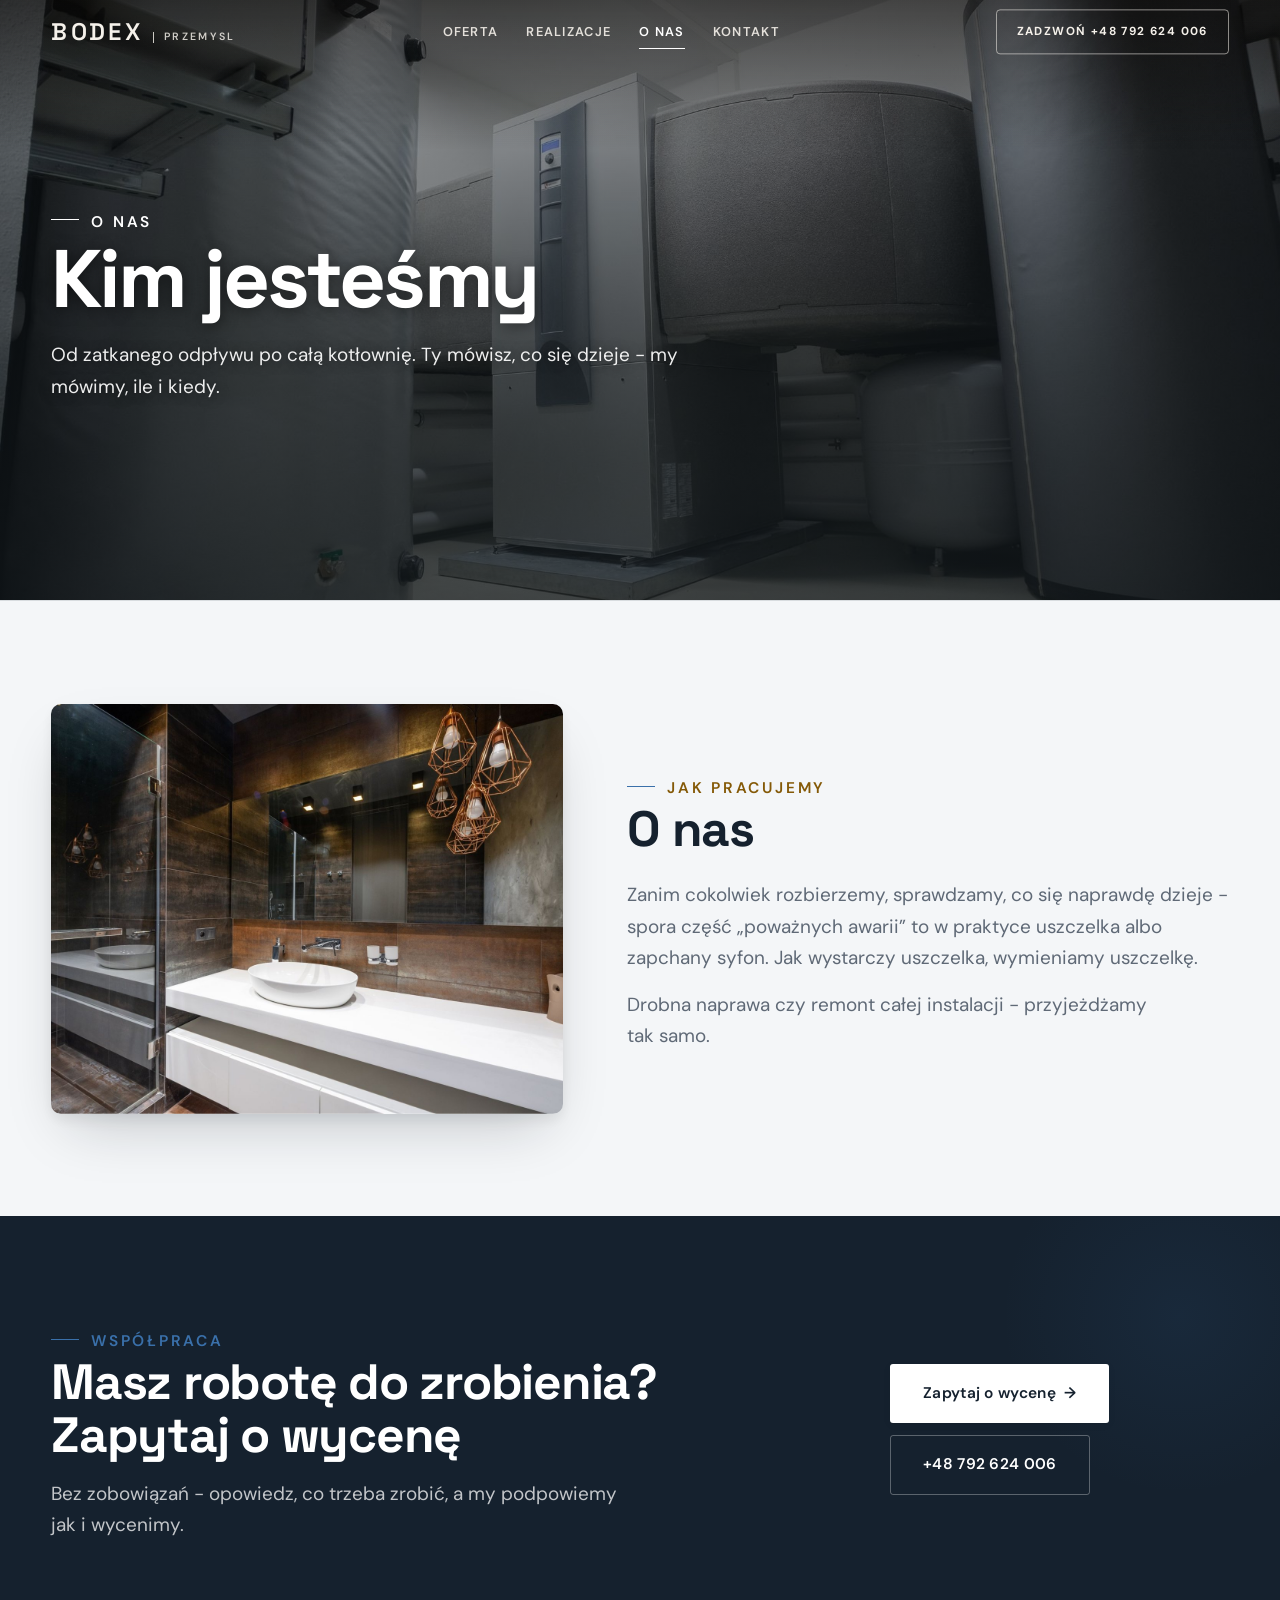
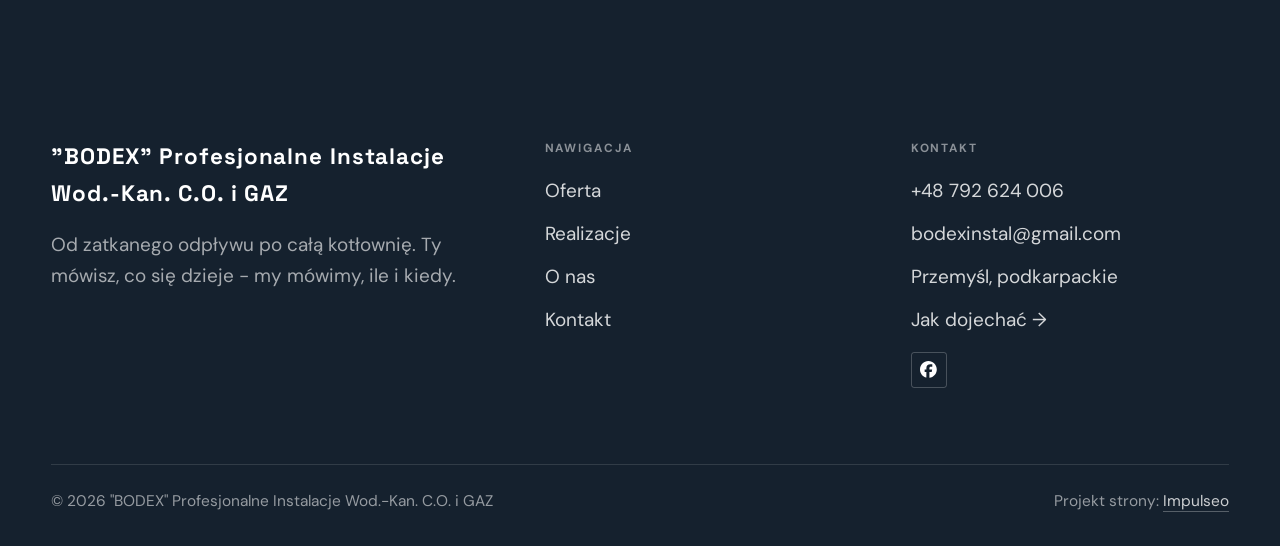
<file: o-nas.html>
<!DOCTYPE html>
<html lang="pl">
<head>
<meta charset="UTF-8">
<meta name="viewport" content="width=device-width, initial-scale=1.0">
<title>O nas - &quot;BODEX&quot; Profesjonalne Instalacje Wod.-Kan. C.O. i GAZ</title>
<meta name="description" content="Hydraulik w Przemyślu z dojazdem. Awarie, udrażnianie, instalacje wod-kan, wymiana kotłów. Cenę znasz przed robotą. Zadzwoń: +48 792 624 006.">
<link rel="canonical" href="https://kris20032.github.io/bodex-profesjonalne-instalacje-wod-kan-c-o-i-gaz/o-nas.html">
<meta name="robots" content="noindex, nofollow">
<meta property="og:type" content="website">
<meta property="og:locale" content="pl_PL">
<meta property="og:site_name" content="&quot;BODEX&quot; Profesjonalne Instalacje Wod.-Kan. C.O. i GAZ">
<meta property="og:title" content="O nas - &quot;BODEX&quot; Profesjonalne Instalacje Wod.-Kan. C.O. i GAZ">
<meta property="og:description" content="Hydraulik w Przemyślu z dojazdem. Awarie, udrażnianie, instalacje wod-kan, wymiana kotłów. Cenę znasz przed robotą. Zadzwoń: +48 792 624 006.">
<meta property="og:url" content="https://kris20032.github.io/bodex-profesjonalne-instalacje-wod-kan-c-o-i-gaz/o-nas.html">
<meta property="og:image" content="https://kris20032.github.io/bodex-profesjonalne-instalacje-wod-kan-c-o-i-gaz/img/og.jpg">
<meta property="og:image:width" content="1200">
<meta property="og:image:height" content="630">
<meta name="twitter:card" content="summary_large_image">
<link rel="preconnect" href="https://fonts.googleapis.com">
<link rel="preconnect" href="https://fonts.gstatic.com" crossorigin>
<link href="https://fonts.googleapis.com/css2?family=Space+Grotesk:wght@500;600;700&family=DM+Sans:opsz,wght@9..40,400;9..40,500;9..40,600&display=swap" rel="stylesheet">
<link rel="stylesheet" href="assets/styles.css?v=54e43b4f">
</head>
<body>

<header class="nav">
  <div class="wrap nav-inner">
    <a class="brand" href="index.html"><span class="name">BODEX</span><span class="sub">Przemyśl</span></a>
    <nav class="nav-links">
      <a href="oferta.html">Oferta</a>
      <a href="realizacje.html">Realizacje</a>
      <a href="o-nas.html" class="active" aria-current="page">O nas</a>
      <a href="kontakt.html">Kontakt</a>
      <a href="tel:+48792624006" class="btn btn-accent">Zadzwoń +48 792 624 006</a>
    </nav>
    <button class="nav-toggle" aria-label="Menu"><span></span><span></span><span></span></button>
  </div>
</header>

<main>
<section class="pagehead">
  <img src="img/g7.jpg" alt="&quot;BODEX&quot; Profesjonalne Instalacje Wod.-Kan. C.O. i GAZ - Kim jesteśmy" width="1880" height="1253" decoding="async">
  <div class="wrap">
    <span class="eyebrow">O nas</span>
    <h1>Kim jesteśmy</h1>
    <p>Od zatkanego odpływu po całą kotłownię. Ty mówisz, co się dzieje - my mówimy, ile i kiedy.</p>
  </div>
</section>
<section>
  <div class="wrap split">
    <div class="split-art reveal"><img src="img/g8.jpg" alt="&quot;BODEX&quot; Profesjonalne Instalacje Wod.-Kan. C.O. i GAZ" loading="lazy" width="1600" height="1068" decoding="async"></div>
    <div class="split-copy reveal">
      <span class="eyebrow">Jak pracujemy</span>
      <h2>O nas</h2>
      <p class="muted">Zanim cokolwiek rozbierzemy, sprawdzamy, co się naprawdę dzieje - spora część „poważnych awarii” to w praktyce uszczelka albo zapchany syfon. Jak wystarczy uszczelka, wymieniamy uszczelkę.</p>
      <p class="muted">Drobna naprawa czy remont całej instalacji - przyjeżdżamy tak samo.</p>
    </div>
  </div>
</section>


<section class="cta">
  <div class="wrap">
    <div class="reveal">
      <span class="eyebrow">Współpraca</span>
      <h2>Masz robotę do zrobienia? Zapytaj o wycenę</h2>
      <p>Bez zobowiązań - opowiedz, co trzeba zrobić, a my podpowiemy jak i wycenimy.</p>
    </div>
    <div class="cta-actions reveal">
      <a href="kontakt.html" class="btn btn-light">Zapytaj o wycenę <span class="arr">→</span></a>
      <a href="tel:+48792624006" class="btn btn-ghost btn-ghost-cta">+48 792 624 006</a>
    </div>
  </div>
</section>
</main>

<footer>
  <div class="wrap">
    <div class="foot-grid">
      <div class="foot-brand">
        <div class="name">"BODEX" Profesjonalne Instalacje Wod.-Kan. C.O. i GAZ</div>
        <p>Od zatkanego odpływu po całą kotłownię. Ty mówisz, co się dzieje - my mówimy, ile i kiedy.</p>
      </div>
      <div class="foot-col">
        <h4>Nawigacja</h4>
        <a href="oferta.html">Oferta</a>
        <a href="realizacje.html">Realizacje</a>
        <a href="o-nas.html">O nas</a>
        <a href="kontakt.html">Kontakt</a>
      </div>
      <div class="foot-col">
        <h4>Kontakt</h4>
        <a href="tel:+48792624006">+48 792 624 006</a>
        <a href="mailto:bodexinstal@gmail.com">bodexinstal@gmail.com</a>
        <p>Przemyśl, podkarpackie</p>
        <a href="https://www.google.com/maps/place/?q=place_id:0x473b7ed7659ed849:0x253715608de8539e" target="_blank" rel="noopener">Jak dojechać →</a>
      <div class="foot-soc">
        <a class="soc" href="https://www.facebook.com/p/Bodex-100063584949458/" target="_blank" rel="noopener" aria-label="Facebook - &quot;BODEX&quot; Profesjonalne Instalacje Wod.-Kan. C.O. i GAZ"><svg viewBox="0 0 24 24" aria-hidden="true" focusable="false"><path d="M9.101 23.691v-7.98H6.627v-3.667h2.474v-1.58c0-4.085 1.848-5.978 5.858-5.978.401 0 .955.042 1.468.103a8.68 8.68 0 0 1 1.141.195v3.325a8.623 8.623 0 0 0-.653-.036 26.805 26.805 0 0 0-.733-.009c-.707 0-1.259.096-1.675.309a1.686 1.686 0 0 0-.679.622c-.258.42-.374.995-.374 1.752v1.297h3.919l-.386 2.103-.287 1.564h-3.246v8.245C19.396 23.238 24 18.179 24 12.044c0-6.627-5.373-12-12-12s-12 5.373-12 12c0 5.628 3.874 10.35 9.101 11.647Z" fill="currentColor"/></svg></a>
      </div>
      </div>
    </div>
    <div class="foot-bot">
      <span>© 2026 "BODEX" Profesjonalne Instalacje Wod.-Kan. C.O. i GAZ</span>
      <span>Projekt strony: <a class="foot-credit" href="https://impulseo.pl" target="_blank" rel="noopener">Impulseo</a></span>
    </div>
  </div>
</footer>
<div class="sticky-call"><a class="sc-call" href="tel:+48792624006"><svg class="ico-tel" width="16" height="16" viewBox="0 0 24 24" fill="none" aria-hidden="true"><path d="M6.6 10.8a15.5 15.5 0 0 0 6.6 6.6l2.2-2.2a1 1 0 0 1 1-.24 11.4 11.4 0 0 0 3.6.58 1 1 0 0 1 1 1V20a1 1 0 0 1-1 1A17 17 0 0 1 3 4a1 1 0 0 1 1-1h3.5a1 1 0 0 1 1 1c0 1.25.2 2.46.58 3.6a1 1 0 0 1-.25 1l-2.23 2.2Z" fill="currentColor"/></svg> Zadzwoń</a><a class="sc-quote" href="kontakt.html">Wyślij zdjęcie awarii</a></div>
<div class="demo-wazne" data-do="2026-10-22" data-cykl="3" hidden><svg class="dw-ico" width="13" height="13" viewBox="0 0 24 24" fill="none" aria-hidden="true"><circle cx="12" cy="12" r="8.6" stroke="currentColor" stroke-width="1.8"/><path d="M12 7.2V12l3.3 2" stroke="currentColor" stroke-width="1.8" stroke-linecap="round"/></svg><span class="dw-txt"></span></div>

<script src="assets/main.js"></script>
</body>
</html>
</file>
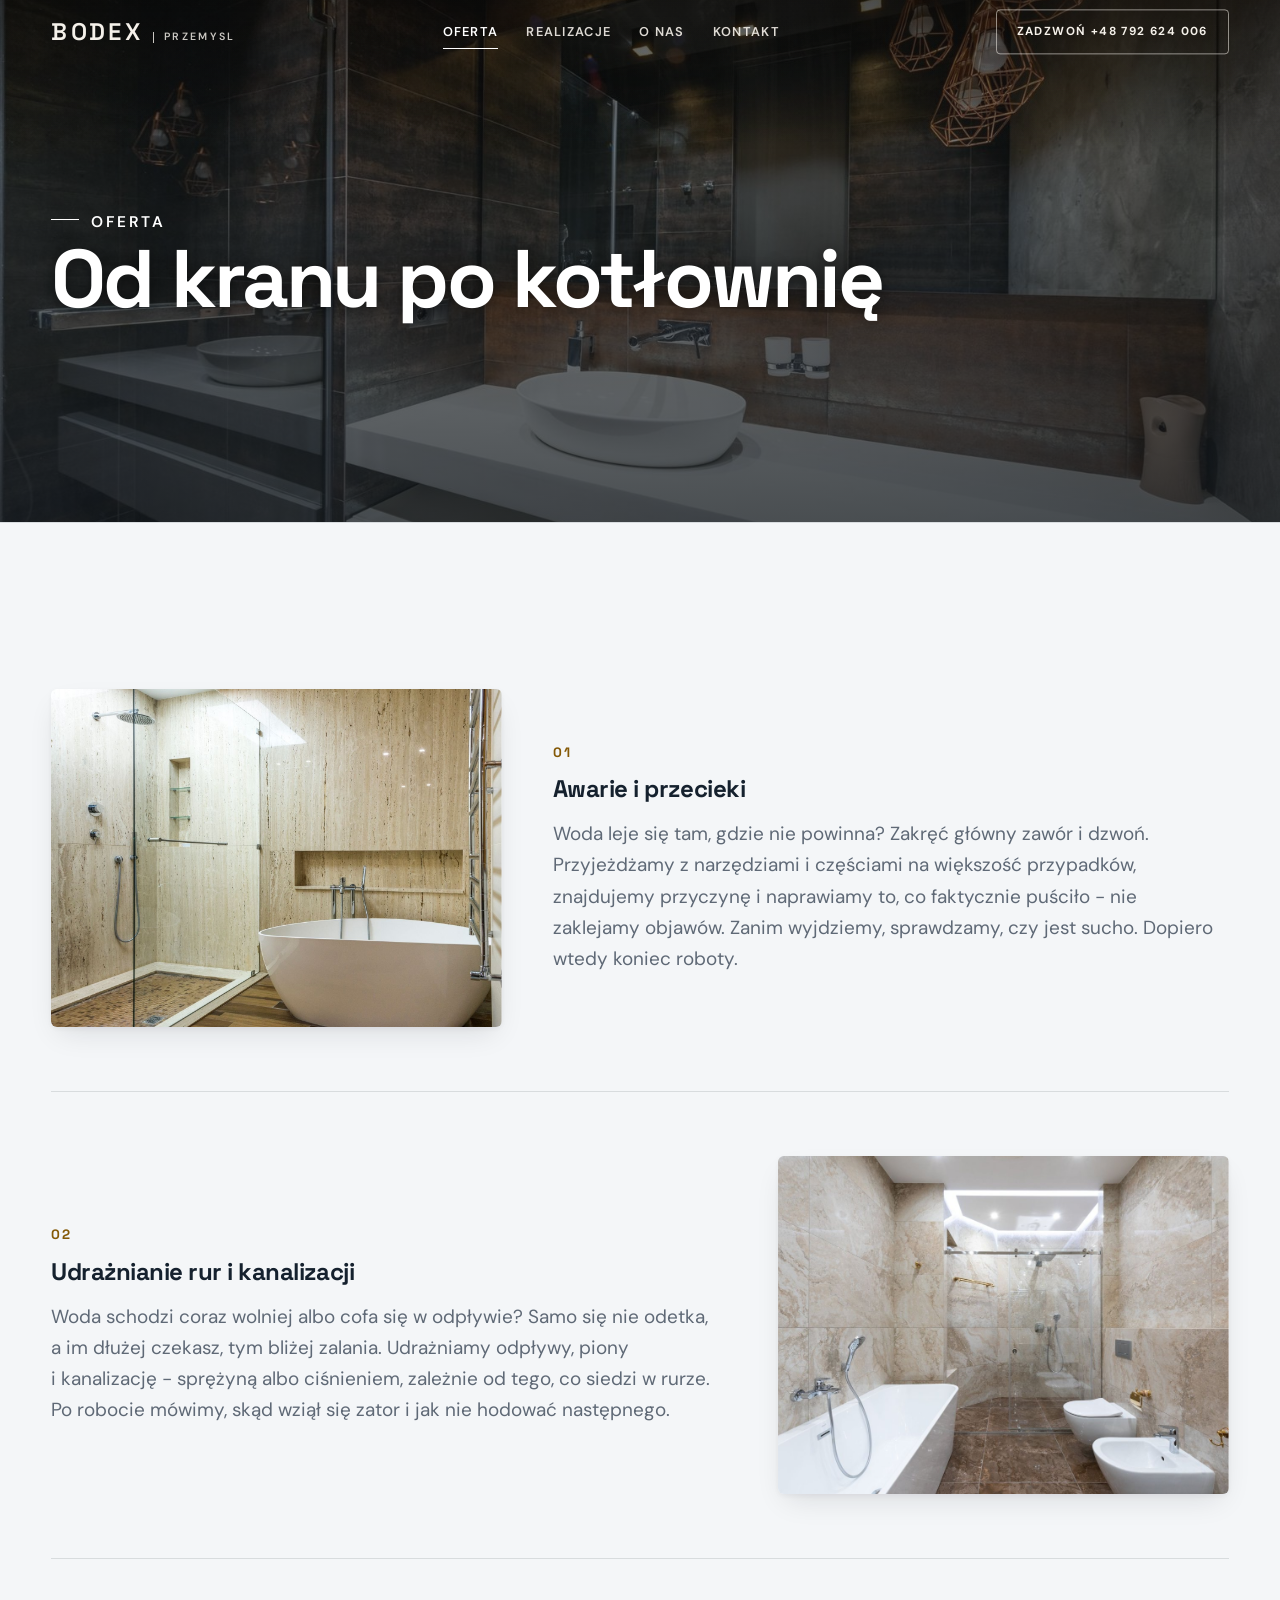
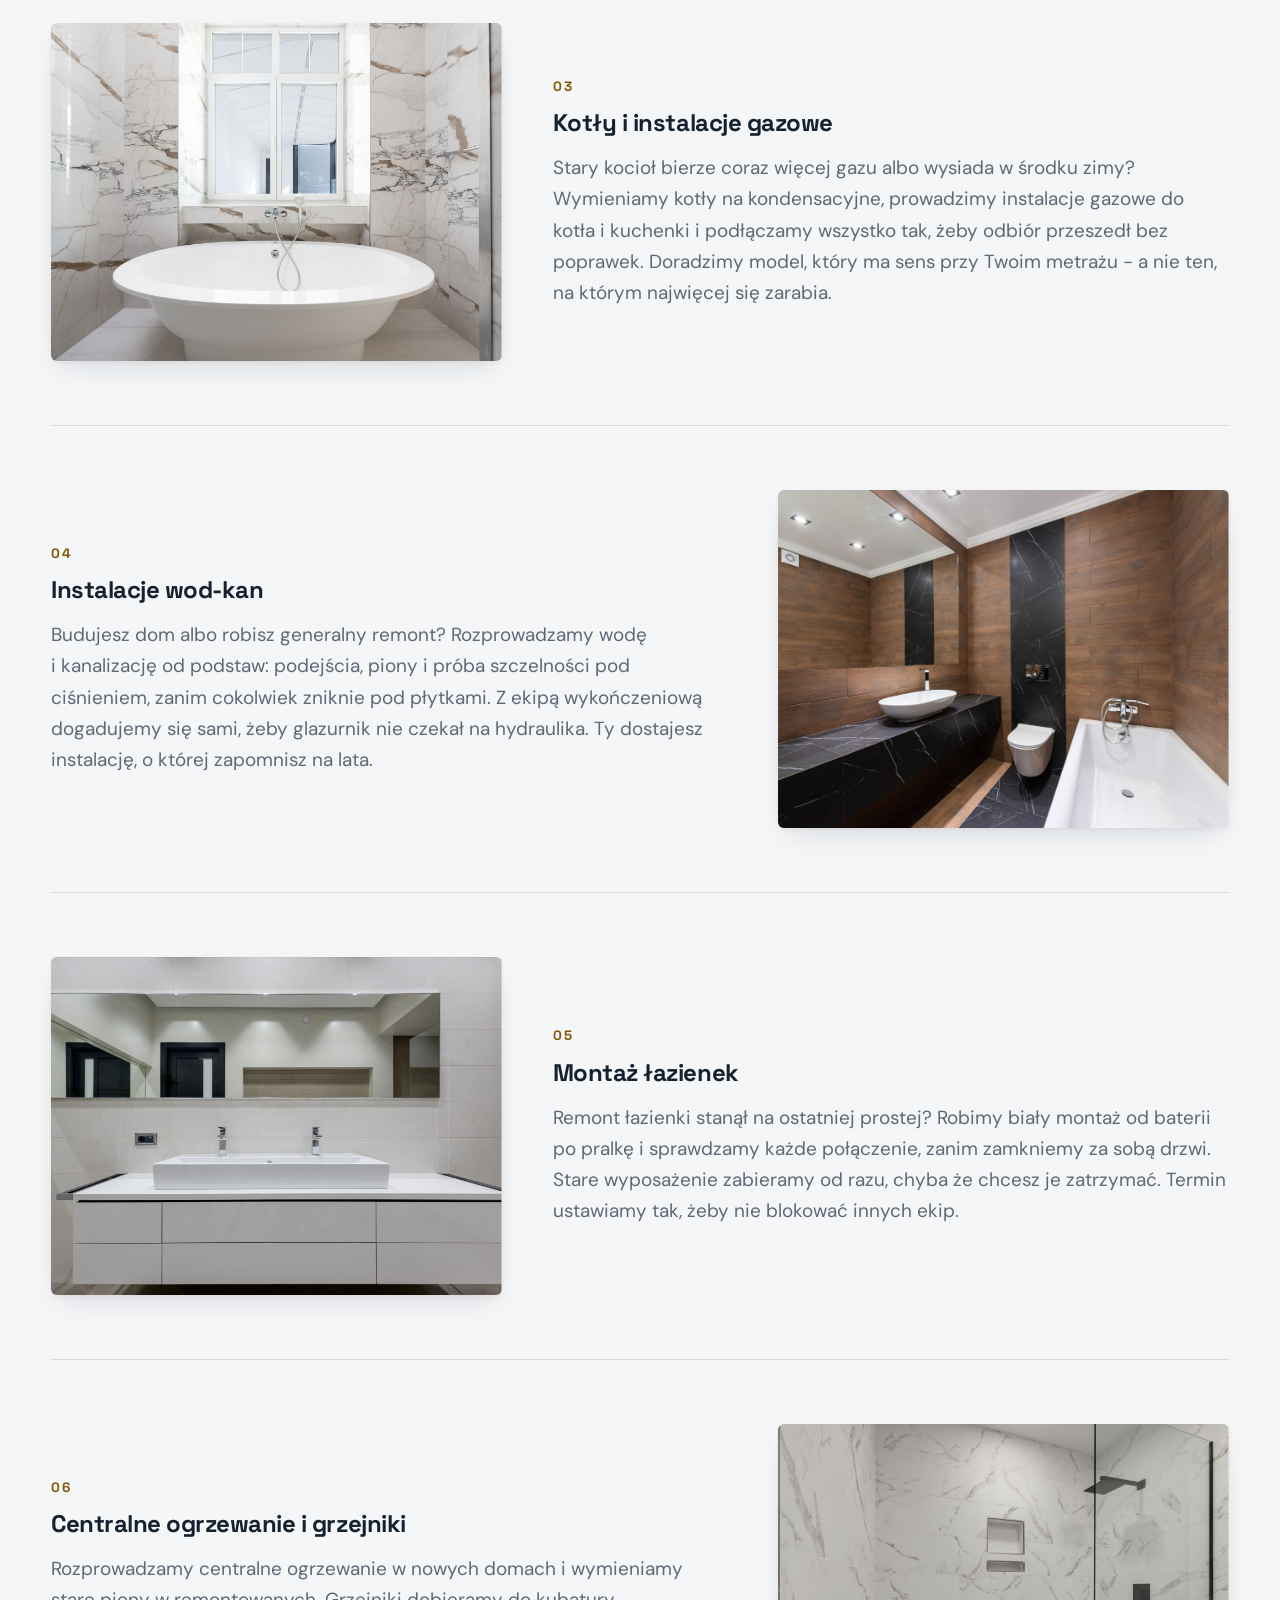
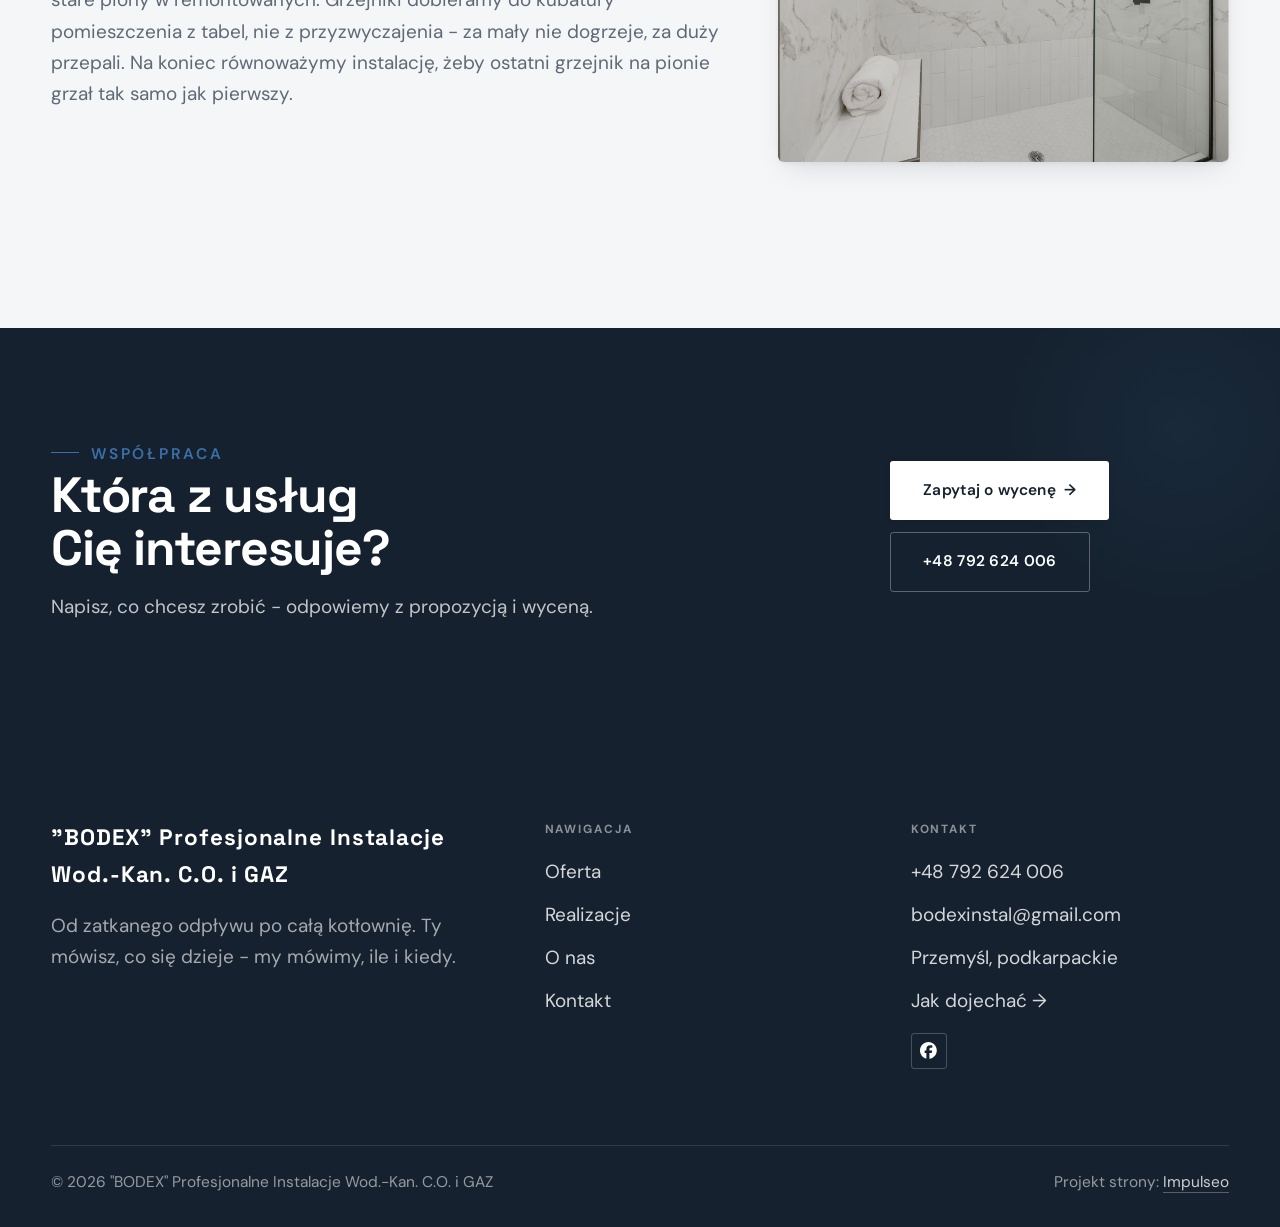
<file: oferta.html>
<!DOCTYPE html>
<html lang="pl">
<head>
<meta charset="UTF-8">
<meta name="viewport" content="width=device-width, initial-scale=1.0">
<title>Oferta - &quot;BODEX&quot; Profesjonalne Instalacje Wod.-Kan. C.O. i GAZ</title>
<meta name="description" content="Hydraulik w Przemyślu z dojazdem. Awarie, udrażnianie, instalacje wod-kan, wymiana kotłów. Cenę znasz przed robotą. Zadzwoń: +48 792 624 006.">
<link rel="canonical" href="https://kris20032.github.io/bodex-profesjonalne-instalacje-wod-kan-c-o-i-gaz/oferta.html">
<meta name="robots" content="noindex, nofollow">
<meta property="og:type" content="website">
<meta property="og:locale" content="pl_PL">
<meta property="og:site_name" content="&quot;BODEX&quot; Profesjonalne Instalacje Wod.-Kan. C.O. i GAZ">
<meta property="og:title" content="Oferta - &quot;BODEX&quot; Profesjonalne Instalacje Wod.-Kan. C.O. i GAZ">
<meta property="og:description" content="Hydraulik w Przemyślu z dojazdem. Awarie, udrażnianie, instalacje wod-kan, wymiana kotłów. Cenę znasz przed robotą. Zadzwoń: +48 792 624 006.">
<meta property="og:url" content="https://kris20032.github.io/bodex-profesjonalne-instalacje-wod-kan-c-o-i-gaz/oferta.html">
<meta property="og:image" content="https://kris20032.github.io/bodex-profesjonalne-instalacje-wod-kan-c-o-i-gaz/img/og.jpg">
<meta property="og:image:width" content="1200">
<meta property="og:image:height" content="630">
<meta name="twitter:card" content="summary_large_image">
<link rel="preconnect" href="https://fonts.googleapis.com">
<link rel="preconnect" href="https://fonts.gstatic.com" crossorigin>
<link href="https://fonts.googleapis.com/css2?family=Space+Grotesk:wght@500;600;700&family=DM+Sans:opsz,wght@9..40,400;9..40,500;9..40,600&display=swap" rel="stylesheet">
<link rel="stylesheet" href="assets/styles.css?v=54e43b4f">
</head>
<body>

<header class="nav">
  <div class="wrap nav-inner">
    <a class="brand" href="index.html"><span class="name">BODEX</span><span class="sub">Przemyśl</span></a>
    <nav class="nav-links">
      <a href="oferta.html" class="active" aria-current="page">Oferta</a>
      <a href="realizacje.html">Realizacje</a>
      <a href="o-nas.html">O nas</a>
      <a href="kontakt.html">Kontakt</a>
      <a href="tel:+48792624006" class="btn btn-accent">Zadzwoń +48 792 624 006</a>
    </nav>
    <button class="nav-toggle" aria-label="Menu"><span></span><span></span><span></span></button>
  </div>
</header>

<main>
<section class="pagehead">
  <img src="img/g8.jpg" alt="&quot;BODEX&quot; Profesjonalne Instalacje Wod.-Kan. C.O. i GAZ - Od kranu po kotłownię" width="1623" height="1300" decoding="async">
  <div class="wrap">
    <span class="eyebrow">Oferta</span>
    <h1>Od kranu po kotłownię</h1>
  </div>
</section>
<section>
  <div class="wrap">
    <div class="svc-row reveal">
      <div class="svc-row-art"><img src="img/g10.jpg" alt="Awarie i przecieki" loading="lazy" width="1507" height="1300" decoding="async"></div>
      <div>
        <span class="num">01</span>
        <h3>Awarie i przecieki</h3>
        <p class="muted">Woda leje się tam, gdzie nie powinna? Zakręć główny zawór i dzwoń. Przyjeżdżamy z narzędziami i częściami na większość przypadków, znajdujemy przyczynę i naprawiamy to, co faktycznie puściło - nie zaklejamy objawów. Zanim wyjdziemy, sprawdzamy, czy jest sucho. Dopiero wtedy koniec roboty.</p>
      </div>
    </div>
    <div class="svc-row rev reveal">
      <div class="svc-row-art"><img src="img/g1.jpg" alt="Udrażnianie rur i kanalizacji" loading="lazy" width="1200" height="801" decoding="async"></div>
      <div>
        <span class="num">02</span>
        <h3>Udrażnianie rur i kanalizacji</h3>
        <p class="muted">Woda schodzi coraz wolniej albo cofa się w odpływie? Samo się nie odetka, a im dłużej czekasz, tym bliżej zalania. Udrażniamy odpływy, piony i kanalizację - sprężyną albo ciśnieniem, zależnie od tego, co siedzi w rurze. Po robocie mówimy, skąd wziął się zator i jak nie hodować następnego.</p>
      </div>
    </div>
    <div class="svc-row reveal">
      <div class="svc-row-art"><img src="img/g2.jpg" alt="Kotły i instalacje gazowe" loading="lazy" width="1880" height="1255" decoding="async"></div>
      <div>
        <span class="num">03</span>
        <h3>Kotły i instalacje gazowe</h3>
        <p class="muted">Stary kocioł bierze coraz więcej gazu albo wysiada w środku zimy? Wymieniamy kotły na kondensacyjne, prowadzimy instalacje gazowe do kotła i kuchenki i podłączamy wszystko tak, żeby odbiór przeszedł bez poprawek. Doradzimy model, który ma sens przy Twoim metrażu - a nie ten, na którym najwięcej się zarabia.</p>
      </div>
    </div>
    <div class="svc-row rev reveal">
      <div class="svc-row-art"><img src="img/g3.jpg" alt="Instalacje wod-kan" loading="lazy" width="1200" height="801" decoding="async"></div>
      <div>
        <span class="num">04</span>
        <h3>Instalacje wod-kan</h3>
        <p class="muted">Budujesz dom albo robisz generalny remont? Rozprowadzamy wodę i kanalizację od podstaw: podejścia, piony i próba szczelności pod ciśnieniem, zanim cokolwiek zniknie pod płytkami. Z ekipą wykończeniową dogadujemy się sami, żeby glazurnik nie czekał na hydraulika. Ty dostajesz instalację, o której zapomnisz na lata.</p>
      </div>
    </div>
    <div class="svc-row reveal">
      <div class="svc-row-art"><img src="img/g4.jpg" alt="Montaż łazienek" loading="lazy" width="1880" height="1255" decoding="async"></div>
      <div>
        <span class="num">05</span>
        <h3>Montaż łazienek</h3>
        <p class="muted">Remont łazienki stanął na ostatniej prostej? Robimy biały montaż od baterii po pralkę i sprawdzamy każde połączenie, zanim zamkniemy za sobą drzwi. Stare wyposażenie zabieramy od razu, chyba że chcesz je zatrzymać. Termin ustawiamy tak, żeby nie blokować innych ekip.</p>
      </div>
    </div>
    <div class="svc-row rev reveal">
      <div class="svc-row-art"><img src="img/g5.jpg" alt="Centralne ogrzewanie i grzejniki" loading="lazy" width="1880" height="1254" decoding="async"></div>
      <div>
        <span class="num">06</span>
        <h3>Centralne ogrzewanie i grzejniki</h3>
        <p class="muted">Rozprowadzamy centralne ogrzewanie w nowych domach i wymieniamy stare piony w remontowanych. Grzejniki dobieramy do kubatury pomieszczenia z tabel, nie z przyzwyczajenia - za mały nie dogrzeje, za duży przepali. Na koniec równoważymy instalację, żeby ostatni grzejnik na pionie grzał tak samo jak pierwszy.</p>
      </div>
    </div>
  </div>
</section>

<section class="cta">
  <div class="wrap">
    <div class="reveal">
      <span class="eyebrow">Współpraca</span>
      <h2>Która z usług Cię interesuje?</h2>
      <p>Napisz, co chcesz zrobić - odpowiemy z propozycją i wyceną.</p>
    </div>
    <div class="cta-actions reveal">
      <a href="kontakt.html" class="btn btn-light">Zapytaj o wycenę <span class="arr">→</span></a>
      <a href="tel:+48792624006" class="btn btn-ghost btn-ghost-cta">+48 792 624 006</a>
    </div>
  </div>
</section>
</main>

<footer>
  <div class="wrap">
    <div class="foot-grid">
      <div class="foot-brand">
        <div class="name">"BODEX" Profesjonalne Instalacje Wod.-Kan. C.O. i GAZ</div>
        <p>Od zatkanego odpływu po całą kotłownię. Ty mówisz, co się dzieje - my mówimy, ile i kiedy.</p>
      </div>
      <div class="foot-col">
        <h4>Nawigacja</h4>
        <a href="oferta.html">Oferta</a>
        <a href="realizacje.html">Realizacje</a>
        <a href="o-nas.html">O nas</a>
        <a href="kontakt.html">Kontakt</a>
      </div>
      <div class="foot-col">
        <h4>Kontakt</h4>
        <a href="tel:+48792624006">+48 792 624 006</a>
        <a href="mailto:bodexinstal@gmail.com">bodexinstal@gmail.com</a>
        <p>Przemyśl, podkarpackie</p>
        <a href="https://www.google.com/maps/place/?q=place_id:0x473b7ed7659ed849:0x253715608de8539e" target="_blank" rel="noopener">Jak dojechać →</a>
      <div class="foot-soc">
        <a class="soc" href="https://www.facebook.com/p/Bodex-100063584949458/" target="_blank" rel="noopener" aria-label="Facebook - &quot;BODEX&quot; Profesjonalne Instalacje Wod.-Kan. C.O. i GAZ"><svg viewBox="0 0 24 24" aria-hidden="true" focusable="false"><path d="M9.101 23.691v-7.98H6.627v-3.667h2.474v-1.58c0-4.085 1.848-5.978 5.858-5.978.401 0 .955.042 1.468.103a8.68 8.68 0 0 1 1.141.195v3.325a8.623 8.623 0 0 0-.653-.036 26.805 26.805 0 0 0-.733-.009c-.707 0-1.259.096-1.675.309a1.686 1.686 0 0 0-.679.622c-.258.42-.374.995-.374 1.752v1.297h3.919l-.386 2.103-.287 1.564h-3.246v8.245C19.396 23.238 24 18.179 24 12.044c0-6.627-5.373-12-12-12s-12 5.373-12 12c0 5.628 3.874 10.35 9.101 11.647Z" fill="currentColor"/></svg></a>
      </div>
      </div>
    </div>
    <div class="foot-bot">
      <span>© 2026 "BODEX" Profesjonalne Instalacje Wod.-Kan. C.O. i GAZ</span>
      <span>Projekt strony: <a class="foot-credit" href="https://impulseo.pl" target="_blank" rel="noopener">Impulseo</a></span>
    </div>
  </div>
</footer>
<div class="sticky-call"><a class="sc-call" href="tel:+48792624006"><svg class="ico-tel" width="16" height="16" viewBox="0 0 24 24" fill="none" aria-hidden="true"><path d="M6.6 10.8a15.5 15.5 0 0 0 6.6 6.6l2.2-2.2a1 1 0 0 1 1-.24 11.4 11.4 0 0 0 3.6.58 1 1 0 0 1 1 1V20a1 1 0 0 1-1 1A17 17 0 0 1 3 4a1 1 0 0 1 1-1h3.5a1 1 0 0 1 1 1c0 1.25.2 2.46.58 3.6a1 1 0 0 1-.25 1l-2.23 2.2Z" fill="currentColor"/></svg> Zadzwoń</a><a class="sc-quote" href="kontakt.html">Wyślij zdjęcie awarii</a></div>
<div class="demo-wazne" data-do="2026-10-22" data-cykl="3" hidden><svg class="dw-ico" width="13" height="13" viewBox="0 0 24 24" fill="none" aria-hidden="true"><circle cx="12" cy="12" r="8.6" stroke="currentColor" stroke-width="1.8"/><path d="M12 7.2V12l3.3 2" stroke="currentColor" stroke-width="1.8" stroke-linecap="round"/></svg><span class="dw-txt"></span></div>

<script src="assets/main.js"></script>
</body>
</html>
</file>
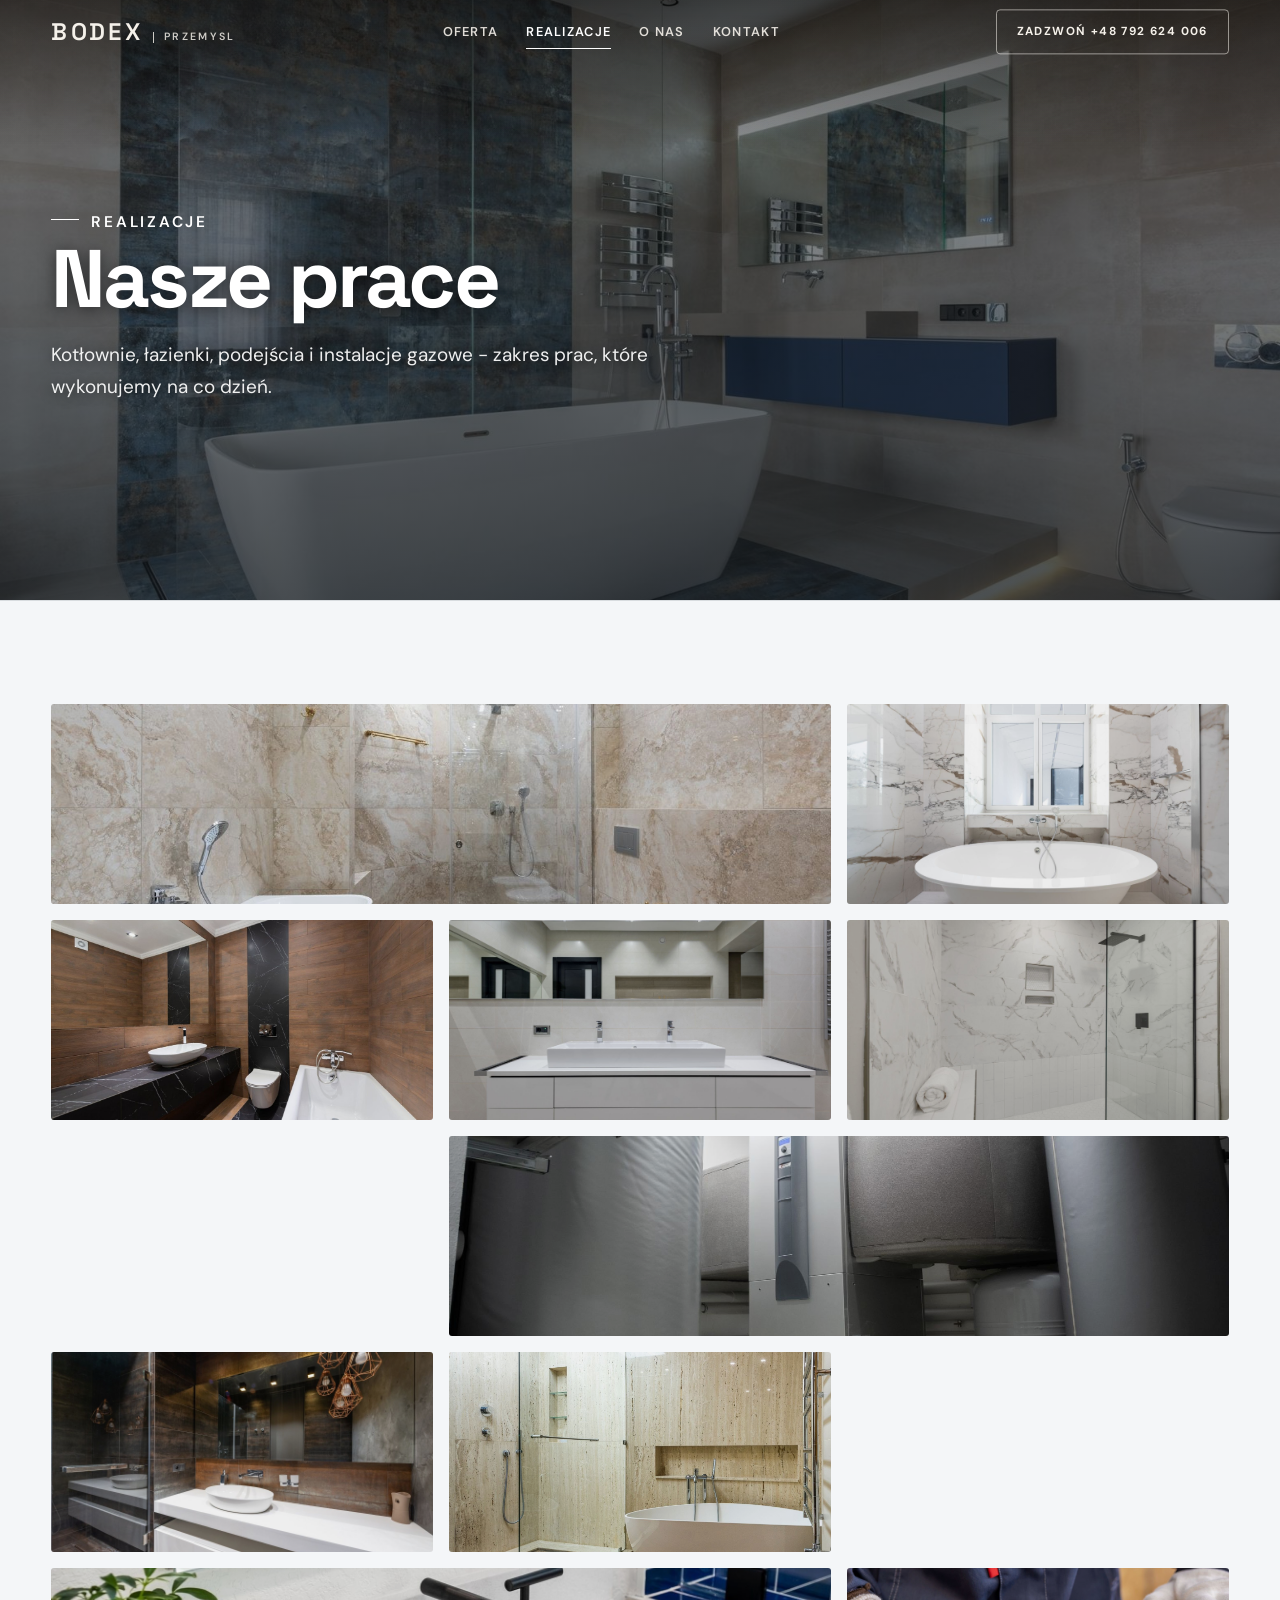
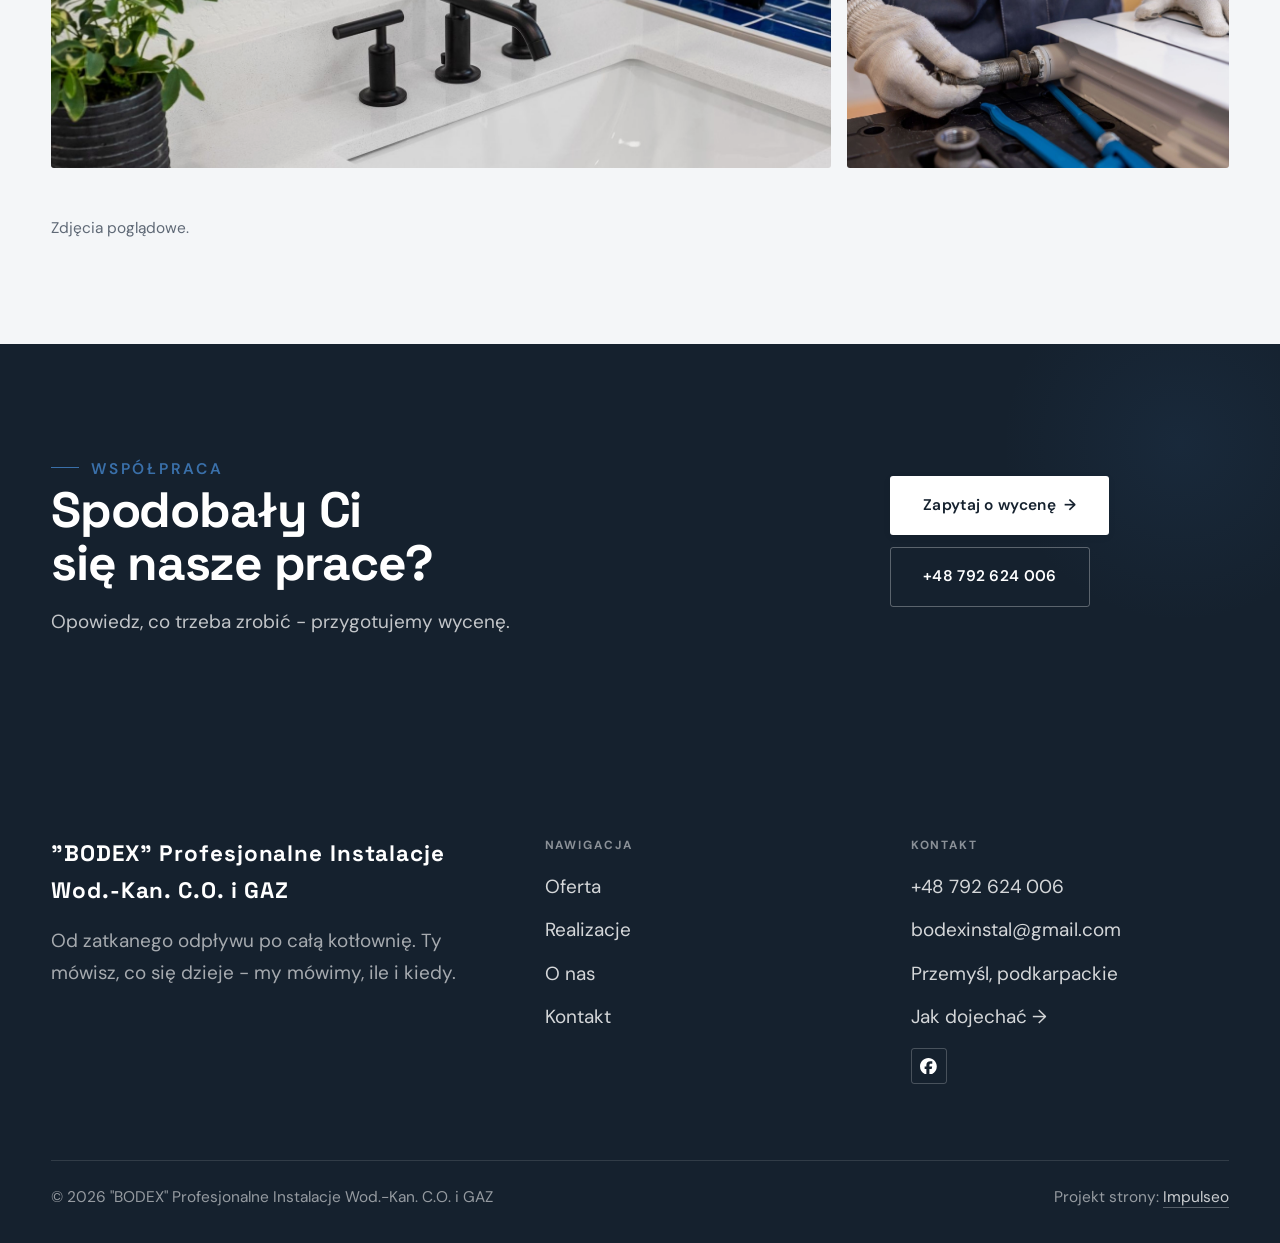
<file: realizacje.html>
<!DOCTYPE html>
<html lang="pl">
<head>
<meta charset="UTF-8">
<meta name="viewport" content="width=device-width, initial-scale=1.0">
<title>Realizacje - &quot;BODEX&quot; Profesjonalne Instalacje Wod.-Kan. C.O. i GAZ</title>
<meta name="description" content="Realizacje &quot;BODEX&quot; Profesjonalne Instalacje Wod.-Kan. C.O. i GAZ: Instalacja wod-kan, Łazienka po montażu, Kotłownia, Wymiana grzejnika, Udrażnianie kanalizacji">
<link rel="canonical" href="https://kris20032.github.io/bodex-profesjonalne-instalacje-wod-kan-c-o-i-gaz/realizacje.html">
<meta name="robots" content="noindex, nofollow">
<meta property="og:type" content="website">
<meta property="og:locale" content="pl_PL">
<meta property="og:site_name" content="&quot;BODEX&quot; Profesjonalne Instalacje Wod.-Kan. C.O. i GAZ">
<meta property="og:title" content="Realizacje - &quot;BODEX&quot; Profesjonalne Instalacje Wod.-Kan. C.O. i GAZ">
<meta property="og:description" content="Realizacje &quot;BODEX&quot; Profesjonalne Instalacje Wod.-Kan. C.O. i GAZ: Instalacja wod-kan, Łazienka po montażu, Kotłownia, Wymiana grzejnika, Udrażnianie kanalizacji">
<meta property="og:url" content="https://kris20032.github.io/bodex-profesjonalne-instalacje-wod-kan-c-o-i-gaz/realizacje.html">
<meta property="og:image" content="https://kris20032.github.io/bodex-profesjonalne-instalacje-wod-kan-c-o-i-gaz/img/og.jpg">
<meta property="og:image:width" content="1200">
<meta property="og:image:height" content="630">
<meta name="twitter:card" content="summary_large_image">
<link rel="preconnect" href="https://fonts.googleapis.com">
<link rel="preconnect" href="https://fonts.gstatic.com" crossorigin>
<link href="https://fonts.googleapis.com/css2?family=Space+Grotesk:wght@500;600;700&family=DM+Sans:opsz,wght@9..40,400;9..40,500;9..40,600&display=swap" rel="stylesheet">
<link rel="stylesheet" href="assets/styles.css?v=54e43b4f">
</head>
<body>

<header class="nav">
  <div class="wrap nav-inner">
    <a class="brand" href="index.html"><span class="name">BODEX</span><span class="sub">Przemyśl</span></a>
    <nav class="nav-links">
      <a href="oferta.html">Oferta</a>
      <a href="realizacje.html" class="active" aria-current="page">Realizacje</a>
      <a href="o-nas.html">O nas</a>
      <a href="kontakt.html">Kontakt</a>
      <a href="tel:+48792624006" class="btn btn-accent">Zadzwoń +48 792 624 006</a>
    </nav>
    <button class="nav-toggle" aria-label="Menu"><span></span><span></span><span></span></button>
  </div>
</header>

<main>
<section class="pagehead">
  <img src="img/g9.jpg" alt="&quot;BODEX&quot; Profesjonalne Instalacje Wod.-Kan. C.O. i GAZ - Nasze prace" width="1600" height="1068" decoding="async">
  <div class="wrap">
    <span class="eyebrow">Realizacje</span>
    <h1>Nasze prace</h1>
    <p>Kotłownie, łazienki, podejścia i instalacje gazowe - zakres prac, które wykonujemy na co dzień.</p>
  </div>
</section>
<section>
  <div class="wrap">
    <div class="gallery">
      <div class="tile t-two3 reveal"><img src="img/g1.jpg" alt="&quot;BODEX&quot; Profesjonalne Instalacje Wod.-Kan. C.O. i GAZ" loading="lazy" width="1200" height="801" decoding="async"></div>
      <div class="tile t-third reveal"><img src="img/g2.jpg" alt="&quot;BODEX&quot; Profesjonalne Instalacje Wod.-Kan. C.O. i GAZ" loading="lazy" width="1880" height="1255" decoding="async"></div>
      <div class="tile t-third reveal"><img src="img/g3.jpg" alt="&quot;BODEX&quot; Profesjonalne Instalacje Wod.-Kan. C.O. i GAZ" loading="lazy" width="1200" height="801" decoding="async"></div>
      <div class="tile t-third reveal"><img src="img/g4.jpg" alt="&quot;BODEX&quot; Profesjonalne Instalacje Wod.-Kan. C.O. i GAZ" loading="lazy" width="1880" height="1255" decoding="async"></div>
      <div class="tile t-third reveal"><img src="img/g5.jpg" alt="&quot;BODEX&quot; Profesjonalne Instalacje Wod.-Kan. C.O. i GAZ" loading="lazy" width="1880" height="1254" decoding="async"></div>
      <div class="tile t-third reveal"><img src="img/g6.jpg" alt="&quot;BODEX&quot; Profesjonalne Instalacje Wod.-Kan. C.O. i GAZ" loading="lazy" width="1623" height="1300" decoding="async"></div>
      <div class="tile t-two3 reveal"><img src="img/g7.jpg" alt="&quot;BODEX&quot; Profesjonalne Instalacje Wod.-Kan. C.O. i GAZ" loading="lazy" width="1880" height="1253" decoding="async"></div>
      <div class="tile t-third reveal"><img src="img/g8.jpg" alt="&quot;BODEX&quot; Profesjonalne Instalacje Wod.-Kan. C.O. i GAZ" loading="lazy" width="1600" height="1068" decoding="async"></div>
      <div class="tile t-third reveal"><img src="img/g10.jpg" alt="&quot;BODEX&quot; Profesjonalne Instalacje Wod.-Kan. C.O. i GAZ" loading="lazy" width="1507" height="1300" decoding="async"></div>
      <div class="tile t-third reveal"><img src="img/g11.jpg" alt="&quot;BODEX&quot; Profesjonalne Instalacje Wod.-Kan. C.O. i GAZ" loading="lazy" width="1600" height="1066" decoding="async"></div>
      <div class="tile t-two3 reveal"><img src="img/g12.jpg" alt="&quot;BODEX&quot; Profesjonalne Instalacje Wod.-Kan. C.O. i GAZ" loading="lazy" width="1600" height="1066" decoding="async"></div>
      <div class="tile t-third reveal"><img src="img/about.jpg" alt="&quot;BODEX&quot; Profesjonalne Instalacje Wod.-Kan. C.O. i GAZ" loading="lazy" width="1880" height="1253" decoding="async"></div>
    </div>
    <p class="muted reveal" style="margin-top:var(--space-7);font-size:var(--text-sm);max-width:62ch">Zdjęcia poglądowe.</p>
  </div>
</section>
<section class="cta">
  <div class="wrap">
    <div class="reveal">
      <span class="eyebrow">Współpraca</span>
      <h2>Spodobały Ci się nasze prace?</h2>
      <p>Opowiedz, co trzeba zrobić - przygotujemy wycenę.</p>
    </div>
    <div class="cta-actions reveal">
      <a href="kontakt.html" class="btn btn-light">Zapytaj o wycenę <span class="arr">→</span></a>
      <a href="tel:+48792624006" class="btn btn-ghost btn-ghost-cta">+48 792 624 006</a>
    </div>
  </div>
</section>
</main>

<footer>
  <div class="wrap">
    <div class="foot-grid">
      <div class="foot-brand">
        <div class="name">"BODEX" Profesjonalne Instalacje Wod.-Kan. C.O. i GAZ</div>
        <p>Od zatkanego odpływu po całą kotłownię. Ty mówisz, co się dzieje - my mówimy, ile i kiedy.</p>
      </div>
      <div class="foot-col">
        <h4>Nawigacja</h4>
        <a href="oferta.html">Oferta</a>
        <a href="realizacje.html">Realizacje</a>
        <a href="o-nas.html">O nas</a>
        <a href="kontakt.html">Kontakt</a>
      </div>
      <div class="foot-col">
        <h4>Kontakt</h4>
        <a href="tel:+48792624006">+48 792 624 006</a>
        <a href="mailto:bodexinstal@gmail.com">bodexinstal@gmail.com</a>
        <p>Przemyśl, podkarpackie</p>
        <a href="https://www.google.com/maps/place/?q=place_id:0x473b7ed7659ed849:0x253715608de8539e" target="_blank" rel="noopener">Jak dojechać →</a>
      <div class="foot-soc">
        <a class="soc" href="https://www.facebook.com/p/Bodex-100063584949458/" target="_blank" rel="noopener" aria-label="Facebook - &quot;BODEX&quot; Profesjonalne Instalacje Wod.-Kan. C.O. i GAZ"><svg viewBox="0 0 24 24" aria-hidden="true" focusable="false"><path d="M9.101 23.691v-7.98H6.627v-3.667h2.474v-1.58c0-4.085 1.848-5.978 5.858-5.978.401 0 .955.042 1.468.103a8.68 8.68 0 0 1 1.141.195v3.325a8.623 8.623 0 0 0-.653-.036 26.805 26.805 0 0 0-.733-.009c-.707 0-1.259.096-1.675.309a1.686 1.686 0 0 0-.679.622c-.258.42-.374.995-.374 1.752v1.297h3.919l-.386 2.103-.287 1.564h-3.246v8.245C19.396 23.238 24 18.179 24 12.044c0-6.627-5.373-12-12-12s-12 5.373-12 12c0 5.628 3.874 10.35 9.101 11.647Z" fill="currentColor"/></svg></a>
      </div>
      </div>
    </div>
    <div class="foot-bot">
      <span>© 2026 "BODEX" Profesjonalne Instalacje Wod.-Kan. C.O. i GAZ</span>
      <span>Projekt strony: <a class="foot-credit" href="https://impulseo.pl" target="_blank" rel="noopener">Impulseo</a></span>
    </div>
  </div>
</footer>
<div class="sticky-call"><a class="sc-call" href="tel:+48792624006"><svg class="ico-tel" width="16" height="16" viewBox="0 0 24 24" fill="none" aria-hidden="true"><path d="M6.6 10.8a15.5 15.5 0 0 0 6.6 6.6l2.2-2.2a1 1 0 0 1 1-.24 11.4 11.4 0 0 0 3.6.58 1 1 0 0 1 1 1V20a1 1 0 0 1-1 1A17 17 0 0 1 3 4a1 1 0 0 1 1-1h3.5a1 1 0 0 1 1 1c0 1.25.2 2.46.58 3.6a1 1 0 0 1-.25 1l-2.23 2.2Z" fill="currentColor"/></svg> Zadzwoń</a><a class="sc-quote" href="kontakt.html">Wyślij zdjęcie awarii</a></div>
<div class="demo-wazne" data-do="2026-10-22" data-cykl="3" hidden><svg class="dw-ico" width="13" height="13" viewBox="0 0 24 24" fill="none" aria-hidden="true"><circle cx="12" cy="12" r="8.6" stroke="currentColor" stroke-width="1.8"/><path d="M12 7.2V12l3.3 2" stroke="currentColor" stroke-width="1.8" stroke-linecap="round"/></svg><span class="dw-txt"></span></div>

<script src="assets/main.js"></script>
</body>
</html>
</file>
<file: assets/styles.css>
/* ============================================================
   STOLBASZ — premium, architektoniczny B2B fit-out
   Jasna paleta, zero brązu. System wg premium-web-craft.
   Projekt strony: Impulseo (impulseo.pl)
   ============================================================ */

:root{
  /* PALETA — jasna, architektoniczna, chłodna */
  --paper:#F4F6F8;          /* główne tło */
  --paper-2:#E7EBEF;        /* sekcje alternatywne (chłodny jasny szary) */
  --paper-3:#E7EBEF;        /* delikatne wypełnienia */
  --ink:#15212E;            /* tekst główny — chłodny grafit */
  --ink-soft:#243443;       /* nagłówki drugorzędne */
  --muted:#6B7785;          /* tekst poboczny */
  --line:rgba(21,33,46,.12);/* hairline */
  --accent:#E8A317;         /* stonowany petrol-slate — jedyny akcent */
  --accent-d:#C9870C;
  --accent-soft:rgba(232,163,23,.10);
  --dark:#15212E;           /* sekcje ciemne (stopka/CTA) */

  /* HOVER ZDJĘĆ — JEDEN standard dla całego silnika (decyzja K. 04.08.2026, artefakt z wariantami).
     AKTUALNE (K.+Szymon 09.08.2026, wybór z artefaktu 6 wariantów): zoom 1.05 przy 1.4s -
     przy tak długim czasie mocniejszy kadr NIE skacze, tylko „oddycha". Poprzedni standard
     (1.02 / .55s z 04.08) odbierany jako dynamiczny i szybki.
     Spoczynek lekko przygaszony, ale TYLKO tam, gdzie jest mysz (@media hover:hover) —
     na telefonie zdjęcia zostają w pełnej jasności. */
  --img-zoom:1.05;                   /* K.+Szymon 09.08: wariant F z artefaktu porównawczego */
  --img-rest:brightness(.95) saturate(.99);
  --img-hot:brightness(1.06) saturate(1.05);
  --img-dur:1.4s;                    /* K.+Szymon 09.08 (wariant F): powoli = elegancko */
  --img-ease:cubic-bezier(.16,.84,.44,1);  /* miękki ogon, efekt „oddychania" */

  /* ODSTĘPY — skala 4/8 */
  --space-1:4px; --space-2:8px; --space-3:12px; --space-4:16px; --space-5:24px;
  --space-6:32px; --space-7:48px; --space-8:64px; --space-9:96px; --space-10:128px;

  /* TYPOGRAFIA — fluid clamp() (skala podbita 16.07.2026: większe, czytelniejsze litery — uwaga Adama) */
  --text-sm:clamp(.9rem,.87rem + .12vw,1rem);
  --text-base:clamp(1.08rem,1.04rem + .18vw,1.2rem);
  --text-lg:clamp(1.24rem,1.15rem + .34vw,1.44rem);
  --text-h3:clamp(1.34rem,1.22rem + .55vw,1.66rem);
  --text-h2:clamp(2.1rem,1.66rem + 2.1vw,3.1rem);
  --text-h1:clamp(2.9rem,2.1rem + 4vw,5.1rem);

  /* PROMIENIE — architektoniczne, raczej ostre */
  --r-sm:3px; --r-md:6px; --r-lg:10px;

  /* RUCH */
  --ease:cubic-bezier(.25,.46,.45,.94); --dur:.24s;

  /* CIENIE — miękkie, warstwowe */
  --sh-sm:0 1px 2px rgba(16,24,32,.04), 0 2px 8px rgba(16,24,32,.05);
  --sh-md:0 2px 6px rgba(16,24,32,.05), 0 12px 28px -8px rgba(16,24,32,.12);
  --sh-lg:0 6px 14px rgba(16,24,32,.07), 0 26px 56px -18px rgba(16,24,32,.22);

  --hairline:1px solid var(--line);

  --font-display:'Space Grotesk','Inter',sans-serif;
  --font-body:'DM Sans','Inter',sans-serif;
}

*{box-sizing:border-box;margin:0;padding:0}
html{scroll-behavior:smooth}
body{
  font-family:var(--font-body);
  font-size:var(--text-base);
  line-height:1.65;
  color:var(--ink);
  background:var(--paper);
  -webkit-font-smoothing:antialiased;
  text-rendering:optimizeLegibility;
}
img{max-width:100%;height:auto;display:block}  /* height:auto = width/height z atrybutów trzyma proporcje (TOP#12) */
a{color:inherit;text-decoration:none}

.wrap{width:min(92%,1180px);margin-inline:auto}
section{padding-block:clamp(52px,6.5vw,96px)}

h1,h2,h3{font-family:var(--font-display);font-weight:700;line-height:1.08;letter-spacing:-.02em;color:var(--ink)}
h1{font-size:var(--text-h1);letter-spacing:-.035em}
h2{font-size:var(--text-h2);letter-spacing:-.025em}
h3{font-size:var(--text-h3)}
/* MIARA — długość wiersza. WCAG 2.2 SC 1.4.8: max 80 znaków; Butterick: 45–90.
   68ch daje realnie 72–78 znaków polskiego tekstu, czyli z zapasem pod granicą.
   Wcześniej limit miał TYLKO <p> — <li>, <blockquote> i <dd> nie miały żadnego,
   i to jedyny powód, dla którego 23 bloki na dwóch oddanych stronach jadą po
   83–106 znaków w wierszu (pomiar 07.08.2026, bramka `miara`).
   ⚠️ Listy i definicje ograniczamy TYLKO bez klasy: `ul`/`ol` z klasą to u nas
   układ (siatki kafli, menu), a nie tekst ciągły — tam miarę wyznacza układ. */
/* 60ch, nie 68ch (K. 10.08): po zmianie fontów na węższe kroje (DM Sans i spółka)
   w 68ch mieściło się ~90 znaków - bramka pikselowa słusznie zgłaszała przekroczenie
   granicy 80. Pomiar na żywej przeglądarce: 60ch = 90 znaków, 53ch = ~78 znaków, czyli normę WCAG 1.4.8. */
:root{ --miara:53ch }
p{max-width:min(100%,var(--miara))}
blockquote,
ul:not([class])>li, ol:not([class])>li,
dl:not([class])>dd{max-width:min(100%,var(--miara))}

/* ⚠️ Świadomie BEZ wyjątku `.tile p,.card p,.svc p{max-width:none}`, choć nasuwa się sam:
   te akapity BYŁY już ograniczone (stare `p{max-width:65ch}`), więc „wyjątek" nie odblokowałby
   niczego nowego — tylko ROZLUŹNIŁ stan sprzed zmiany na wszystkich demach naraz.
   `figcaption` żadna z reguł wyżej nie dotyczy, więc też nie potrzebuje zwolnienia. */

/* ŁAMANIE. `balance` wyrównuje długości wierszy w nagłówku, `pretty` pilnuje ostatniego
   wiersza akapitu, żeby nie został w nim jeden wyraz. Obsługiwane od Chrome 117 /
   Safari 17.5; starsze przeglądarki po prostu ignorują tę własność.
   `text-wrap:pretty` nie występowało dotąd ANI RAZ w silniku ani w repo klientów. */
h1,h2,h3,.lead,.lede{text-wrap:balance}
p,li,blockquote,dd{text-wrap:pretty}

.eyebrow{
  font-family:var(--font-body);
  font-size:var(--text-sm);
  font-weight:600;
  letter-spacing:.18em;
  text-transform:uppercase;
  color:var(--accent);
  display:inline-flex;align-items:center;gap:var(--space-3);
}
/* flex:none + margin-top = kreska trzyma się PIERWSZEJ linii. Wcześniej align-items:center
   centrowało ją względem całego bloku i przy zawinięciu (długi kicker typu
   „…WNĘTRZ · LESZNO · OD 2019") druga linia lądowała z brzydkim wcięciem. */
.eyebrow{align-items:flex-start}
.eyebrow>*,.eyebrow{text-wrap:balance}   /* dlugi kicker lamal sie na sierote typu samo „2019" w drugiej linii */
.eyebrow::before{content:"";width:28px;height:1px;background:var(--accent);display:inline-block;flex:none;margin-top:.62em}

.muted{color:var(--muted)}
.lead{font-size:var(--text-lg);line-height:1.55;color:var(--ink-soft);max-width:50ch}

/* ---------- BUTTONS ---------- */
.btn{
  display:inline-flex;align-items:center;gap:var(--space-2);
  font-weight:600;font-size:var(--text-sm);letter-spacing:.02em;
  padding:var(--space-4) var(--space-6);
  border-radius:var(--r-sm);
  transition:transform var(--dur) var(--ease),box-shadow var(--dur) var(--ease),background var(--dur) var(--ease);
  cursor:pointer;border:1px solid transparent;
}
.btn-accent{background:var(--accent);color:#fff;box-shadow:var(--sh-sm)}
.btn-accent:hover{background:var(--accent-d);transform:translateY(-2px);box-shadow:var(--sh-md)}
.btn-accent:active{transform:translateY(0);box-shadow:var(--sh-sm)}
.btn-ghost{background:transparent;color:var(--ink);border-color:var(--line)}
.btn-ghost:hover{border-color:var(--accent);color:var(--accent);transform:translateY(-2px)}
.btn-light{background:#fff;color:var(--ink);box-shadow:var(--sh-sm)}
.btn-light:hover{transform:translateY(-2px);box-shadow:var(--sh-md)}
.btn .arr{transition:transform var(--dur) var(--ease)}
.btn:hover .arr{transform:translateX(4px)}

/* ---------- NAV ---------- */
.nav{
  position:sticky;top:0;z-index:50;
  background:color-mix(in srgb,var(--paper) 88%,transparent);
  backdrop-filter:saturate(140%) blur(10px);
  border-bottom:var(--hairline);
}
.nav-inner{display:flex;align-items:center;justify-content:space-between;gap:var(--space-5);height:72px}
/* ANTY-NACHODZENIE (K. 05.08.2026): długa nazwa firmy + przycisk z pełnym numerem nie mieściły się w pasku
   i flex ściskał linki PONIŻEJ ich treści - "Kontakt" wchodził na ramkę "Zadzwoń +48 ...". Teraz ustępuje
   nazwa marki (skrót wielokropkiem), a menu i przycisk nigdy się nie kurczą ani nie zachodzą na siebie. */
.brand{display:flex;flex-direction:column;line-height:1;min-width:0;flex:0 1 auto}
.brand .name{font-family:var(--font-display);font-weight:800;font-size:1.35rem;letter-spacing:.04em;white-space:nowrap;overflow:hidden;text-overflow:ellipsis}
.brand .sub{font-size:.62rem;letter-spacing:.34em;text-transform:uppercase;color:var(--muted);margin-top:5px;white-space:nowrap;overflow:hidden;text-overflow:ellipsis}
.nav-links{display:flex;align-items:center;gap:var(--space-6);flex:0 0 auto}
.nav-links a{font-size:var(--text-sm);font-weight:500;color:var(--ink-soft);position:relative;padding-block:4px;white-space:nowrap;transition:color var(--dur) var(--ease)}
.nav-links a::after{content:"";position:absolute;left:0;bottom:0;width:0;height:1.5px;background:var(--accent);transition:width var(--dur) var(--ease)}
.nav-links a:hover,.nav-links a.active{color:var(--ink)}
.nav-links a:hover::after,.nav-links a.active::after{width:100%}
.nav-links .btn{padding:var(--space-2) var(--space-5)}
/* przyciski w nav: właściwy kolor (przebij .nav-links a) + bez podkreślenia */
.nav-links a.btn-accent{color:#fff}
.nav-links a.btn-ghost,.nav-links a.btn-light{color:var(--ink)}
/* CTA w pasku: NIE podkreślenie spod linków menu, ale ten sam przelatujący błysk,
   co na wszystkich innych przyciskach (zgłoszenie K. 13.08.2026 - „na hero jest efekt
   światła przechodzącego przez przycisk, na navbarze go nie ma, a mają być identyczne").
   Reguła `.nav-links a::after` jest silniejsza od `.btn::after`, więc trzeba jej
   geometrię wyzerować i wpisać połysk z nazwy - samo `display:none` gasiło efekt. */
.nav-links a.btn::after{
  display:block;content:"";position:absolute;inset:0;z-index:-1;pointer-events:none;
  width:auto;height:auto;border-radius:inherit;   /* kasuje geometrię podkreślenia (width:0;height:1.5px) */
  background:linear-gradient(100deg,transparent 32%,rgba(255,255,255,.20) 50%,transparent 68%);
  translate:-120% 0}
@media (prefers-reduced-motion:no-preference){
  .nav-links a.btn:hover::after{translate:120% 0;transition:translate .75s var(--mt-ease,cubic-bezier(.16,.84,.44,1))}
}
.nav-toggle{display:none;background:none;border:none;cursor:pointer;flex-direction:column;gap:5px;padding:8px}
.nav-toggle span{width:24px;height:2px;background:var(--ink);transition:var(--dur)}
/* Ciasny zakres MIĘDZY menu mobilnym a pełnym pulpitem: zbijamy odstępy i nazwę marki,
   żeby wszystko zmieściło się naturalnie, zanim w ogóle dojdzie do skracania wielokropkiem. */
@media(max-width:1280px) and (min-width:921px){
  .nav-links{gap:var(--space-4)}
  .nav-links .btn{padding:var(--space-2) var(--space-4)}
  .brand .name{font-size:1.15rem}
}

/* ---------- HERO (split) ---------- */
.hero{position:relative;overflow:hidden;border-bottom:var(--hairline)}
.hero-grid{display:grid;grid-template-columns:1.05fr .95fr;gap:clamp(24px,4vw,60px);align-items:center;
  padding-block:clamp(36px,4.5vw,64px)}
.hero-copy .eyebrow{margin-bottom:var(--space-5)}
.hero-copy h1{margin-bottom:var(--space-5)}
.hero-copy .lead{margin-bottom:var(--space-7)}
.hero-actions{display:flex;flex-wrap:wrap;gap:var(--space-4)}
.hero-art{position:relative;aspect-ratio:4/3;border-radius:var(--r-lg);overflow:hidden;box-shadow:var(--sh-lg)}
.hero-art img{width:100%;height:100%;object-fit:cover}
.hero-art::after{content:"";position:absolute;inset:0;background:linear-gradient(180deg,transparent 55%,rgba(18,24,28,.28))}
.hero-badge{position:absolute;left:var(--space-5);bottom:var(--space-5);z-index:2;
  background:rgba(252,252,251,.94);backdrop-filter:blur(4px);
  border-radius:var(--r-md);padding:var(--space-4) var(--space-5);box-shadow:var(--sh-md);max-width:78%}
.hero-badge strong{display:block;font-family:var(--font-display);font-size:1rem;letter-spacing:-.01em}
.hero-badge span{font-size:var(--text-sm);color:var(--muted)}

/* ---------- HERO duży / kinowy (strona główna) ---------- */
.hero-cine{position:relative;min-height:clamp(560px,82vh,840px);min-height:clamp(560px,82svh,840px);display:flex;align-items:center;overflow:hidden;border-bottom:var(--hairline)}
.hero-cine>img{position:absolute;inset:0;width:100%;height:100%;object-fit:cover;z-index:0}
.hero-cine::after{content:"";position:absolute;inset:0;z-index:1;
  background:linear-gradient(95deg,rgba(13,18,23,.86) 0%,rgba(13,18,23,.64) 32%,rgba(13,18,23,.24) 62%,rgba(13,18,23,.04) 100%)}
.hero-cine .wrap{position:relative;z-index:2;padding-block:var(--space-8)}
.hero-cine .hero-copy{max-width:660px}
.hero-cine .eyebrow{color:#fff;margin-bottom:var(--space-5)}
.hero-cine .eyebrow::before{background:#fff}
.hero-cine h1{color:#fff;margin-bottom:var(--space-5);font-size:clamp(2.9rem,2rem + 4.4vw,5.2rem);text-wrap:balance}
.hero-cine .lead{color:rgba(255,255,255,.92);max-width:48ch;margin-bottom:var(--space-7)}
.hero-cine .hero-actions{display:flex;flex-wrap:wrap;gap:var(--space-4)}
/* NISKIE OKNO (laptop z dokiem i paskami przeglądarki ma ~700-780 px wysokości widoku):
   H1 do 5.2rem + długi lead nie mieściły się i przyciski wypadały POD krawędź ekranu -
   klient widział stronę bez ani jednego CTA. Skalujemy w dół, zamiast przycinać treść. */
@media(min-width:821px) and (max-height:820px){
  .hero-cine{min-height:clamp(520px,94svh,780px)}
  .hero-cine .wrap{padding-block:var(--space-6)}
  .hero-cine h1{font-size:clamp(2.2rem,1.5rem + 2.6vw,3.6rem);margin-bottom:var(--space-4)}
  .hero-cine .eyebrow{margin-bottom:var(--space-4)}
  .hero-cine .lead{margin-bottom:var(--space-5);max-width:44ch}
}
@media(max-width:680px){
  .hero-cine{min-height:clamp(520px,76vh,640px);min-height:clamp(520px,76svh,640px);align-items:flex-end}
  .hero-cine::after{background:linear-gradient(0deg,rgba(13,18,23,.9) 6%,rgba(13,18,23,.45) 55%,rgba(13,18,23,.25) 100%)}
  .hero-cine .wrap{padding-bottom:var(--space-9)}
  /* TELEFON (~90% oglądających): lead potrafił zająć 8 linii i zepchnąć CTA poza pierwszy ekran.
     Zwężamy interlinię i skalę - treści nie ucinamy, bo to ona sprzedaje. */
  .hero-cine .lead{font-size:.98rem;line-height:1.5;margin-bottom:var(--space-5)}
  .hero-cine .eyebrow{font-size:.72rem;letter-spacing:.13em;margin-bottom:var(--space-4)}
  .hero-cine .eyebrow::before{width:20px}
  .hero-cine h1{margin-bottom:var(--space-4)}
}

/* full-bleed hero variant (podstrony) */
.pagehead{position:relative;min-height:46vh;min-height:46svh;display:flex;align-items:flex-end;overflow:hidden;border-bottom:var(--hairline)}
.pagehead img{position:absolute;inset:0;width:100%;height:100%;object-fit:cover}
/* 10.08.2026 (decyzja K.): mocniejsze przyciemnienie + cień pod tekstem. Bramka mierzyła na
   nagłówkach podstron 3,38-3,43:1 przy wymaganych 4,5 — jasne zdjęcie (hala, śnieg, niebo)
   podchodziło pod biały tekst. Zdjęcia klientów są różne, więc kontrast musi dawać WARSTWA,
   a nie szczęśliwy dobór kadru. */
.pagehead::after{content:"";position:absolute;inset:0;background:linear-gradient(180deg,rgba(18,24,28,.40),rgba(18,24,28,.76))}
.pagehead .wrap{position:relative;z-index:2;padding-block:var(--space-9);color:#fff}
.pagehead h1{color:#fff;max-width:18ch;text-shadow:0 2px 16px rgba(0,0,0,.55)}
.pagehead .eyebrow{color:#fff}
.pagehead .eyebrow::before{background:#fff}
.pagehead p{color:rgba(255,255,255,.92);margin-top:var(--space-4);max-width:54ch;text-shadow:0 1px 12px rgba(0,0,0,.5)}

/* ---------- STRIP (pasek skrótów / liczby) ---------- */
.strip{background:var(--dark);color:#fff}
/* PASEK HASEŁ — standard 04.08.2026 (decyzja K.): 5 haseł w JEDNYM rzędzie, tekst WYŚRODKOWANY,
   węższe marginesy boczne niż reszta strony (pasek ma iść szerzej), równe wysokości kolumn. */
.strip .wrap{width:min(96%,1440px);display:grid;grid-template-columns:repeat(5,1fr);
  gap:var(--space-5);padding-block:var(--space-7);align-items:stretch}
.strip .item .k{font-family:var(--font-display);font-size:clamp(1.05rem,.82rem + .85vw,1.55rem);
  font-weight:800;letter-spacing:-.02em;color:#fff;line-height:1.18;text-wrap:balance}
.strip .item .v{font-size:var(--text-sm);color:rgba(255,255,255,.66);margin-top:var(--space-2);line-height:1.4}
.strip .item{border-left:2px solid var(--accent);padding-inline:var(--space-4);
  text-align:center;display:flex;flex-direction:column;justify-content:center}
/* liczba kolumn = liczba haseł, żeby ostatnie nie zostawało samo w drugim rzędzie.
   Klasę n-N nadaje multipage.py; domyślnie (bez klasy) pasek jest 5-kolumnowy. */
.strip.n-2 .wrap{grid-template-columns:repeat(2,1fr)}
.strip.n-3 .wrap{grid-template-columns:repeat(3,1fr)}
.strip.n-4 .wrap{grid-template-columns:repeat(4,1fr);gap:var(--space-6)}
.strip.n-4 .item .k{font-size:clamp(1.3rem,1rem + 1.1vw,2rem)}
.strip.n-6 .wrap{grid-template-columns:repeat(6,1fr);gap:var(--space-4)}
.strip.n-6 .item .k{font-size:clamp(.98rem,.8rem + .7vw,1.35rem)}
/* równe łamanie: zamiast "długa linia + jedno słowo" obie linie zbliżonej długości */
.strip .item .k{text-wrap:balance}

/* ---------- SECTION HEAD ---------- */
.head{max-width:48rem;margin-bottom:var(--space-8)}
.head.center{margin-inline:auto;text-align:center}
.head .eyebrow{margin-bottom:var(--space-4)}
.head h2{margin-bottom:var(--space-4)}
.head p{color:var(--muted);font-size:var(--text-lg);line-height:1.55}
.head.center p{margin-inline:auto}

/* ---------- INTRO SPLIT ---------- */
.split{display:grid;grid-template-columns:.92fr 1.08fr;gap:clamp(28px,5vw,80px);align-items:center}
.split.rev{grid-template-columns:1.08fr .92fr}
.split.rev .split-art{order:-1}
.split-art{position:relative;aspect-ratio:5/4;border-radius:var(--r-lg);overflow:hidden;box-shadow:var(--sh-lg)}
.split-art img{width:100%;height:100%;object-fit:cover}
.split-copy h2{margin-bottom:var(--space-5)}
.split-copy p+p{margin-top:var(--space-4)}
.split-copy .btn{margin-top:var(--space-6)}

/* ---------- SERVICES (zakres) ---------- */
.svc-grid{display:grid;grid-template-columns:repeat(auto-fit,minmax(280px,1fr));gap:var(--space-5)}
.svc{background:#fff;border:var(--hairline);border-radius:var(--r-md);padding:var(--space-7) var(--space-6);
  transition:transform var(--dur) var(--ease),box-shadow var(--dur) var(--ease),border-color var(--dur) var(--ease);
  position:relative;overflow:hidden}
.svc::before{content:"";position:absolute;left:0;top:0;width:3px;height:0;background:var(--accent);transition:height var(--dur) var(--ease)}
.svc:hover{transform:translateY(-4px);box-shadow:var(--sh-md);border-color:transparent}
.svc:hover::before{height:100%}
.svc .ic{font-family:var(--font-display);font-size:.8rem;font-weight:700;letter-spacing:.12em;color:var(--accent);margin-bottom:var(--space-4)}
.svc h3{margin-bottom:var(--space-3);font-size:1.22rem}
.svc p{color:var(--muted);font-size:var(--text-base);line-height:1.6}

/* big detailed service rows */
.svc-row{display:grid;grid-template-columns:.8fr 1.2fr;gap:clamp(20px,4vw,60px);align-items:center;padding-block:var(--space-8)}
.svc-row+.svc-row{border-top:var(--hairline)}
.svc-row.rev{grid-template-columns:1.2fr .8fr}
/* Naprzemienny układ wierszy oferty: co drugi wiersz ma zdjęcie po PRAWEJ.
   Było `order:-1` — martwy kod, bo zdjęcie i tak jest pierwszym dzieckiem w HTML,
   więc wszystkie wiersze wyglądały identycznie (zdjęcie zawsze z lewej), a `rev`
   zmieniało tylko szerokość kolumn. Znalezione 29.07.2026 przy różnicowaniu kierunków
   animacji (pomiar pozycji: art.mid 390/502 przy row.mid 756 — zawsze lewa strona). */
.svc-row.rev .svc-row-art{order:2}
.svc-row-art{aspect-ratio:4/3;border-radius:var(--r-md);overflow:hidden;box-shadow:var(--sh-md)}
.svc-row-art img{width:100%;height:100%;object-fit:cover}
.svc-row h3{font-size:1.5rem;margin-bottom:var(--space-4)}
.svc-row .num{font-family:var(--font-display);font-size:.85rem;font-weight:700;letter-spacing:.14em;color:var(--accent);display:block;margin-bottom:var(--space-3)}
.svc-row ul{list-style:none;margin-top:var(--space-4);display:flex;flex-direction:column;gap:var(--space-2)}
.svc-row li{position:relative;padding-left:var(--space-5);color:var(--muted);font-size:var(--text-base)}
.svc-row li::before{content:"";position:absolute;left:0;top:.62em;width:8px;height:1px;background:var(--accent)}

/* ---------- GALLERY (realizacje) ---------- */
.gallery{display:grid;grid-template-columns:repeat(12,1fr);gap:var(--space-4);grid-auto-rows:200px}
/* GALERIA MASONRY — pionowe zdjęcia (portrety beauty/wellness) bez przycinania: kolumny, height auto */
.gallery-masonry{column-count:3;column-gap:var(--space-4)}
@media(max-width:900px){.gallery-masonry{column-count:2}}
@media(max-width:560px){.gallery-masonry{column-count:1}}
.gallery-masonry .m-tile{break-inside:avoid;margin:0 0 var(--space-4);padding:0;position:relative;overflow:hidden;border-radius:var(--r-md);border:1px solid var(--line)}
.gallery-masonry .m-tile img{width:100%;height:auto;display:block}
.gallery-masonry .m-tile .cap{position:absolute;left:0;right:0;bottom:0;padding:var(--space-4);color:#fff;background:linear-gradient(0deg,rgba(0,0,0,.55),transparent);font-size:var(--text-sm)}
.gallery-masonry .m-tile .cap small{display:block;font-weight:400;opacity:.78;letter-spacing:.04em;text-transform:uppercase;font-size:.66rem;margin-top:3px}
.tile{position:relative;overflow:hidden;border-radius:var(--r-md);box-shadow:var(--sh-sm);
  transition:transform var(--dur) var(--ease),box-shadow var(--dur) var(--ease)}
.tile img{width:100%;height:100%;object-fit:cover;
  transition:transform var(--img-dur) var(--img-ease),filter var(--img-dur) var(--img-ease)}
.tile:hover{box-shadow:var(--sh-md)}
.tile .cap{position:absolute;left:0;right:0;bottom:0;padding:var(--space-5) var(--space-4) var(--space-4);
  /* mocniejszy spad + cien pod tekstem: na JASNYCH zdjeciach klienta (biale fronty, sciany)
     slaby gradient dawal kontrast ~1.5:1 zamiast wymaganych 3.6:1 (bramka wygladu, 10.08.2026) */
  background:linear-gradient(transparent 10%,rgba(18,24,28,.55) 40%,rgba(18,24,28,.88) 68%,rgba(18,24,28,.99));color:#fff;
  text-shadow:0 1px 2px rgba(0,0,0,.85),0 2px 10px rgba(0,0,0,.55);
  font-size:var(--text-sm);font-weight:600;letter-spacing:.01em;
  opacity:0;transform:translateY(8px);transition:var(--dur) var(--ease)}
.tile:hover .cap{opacity:1;transform:translateY(0)}
.tile .cap small{display:block;font-weight:400;opacity:.78;letter-spacing:.04em;text-transform:uppercase;font-size:.66rem;margin-top:3px}
/* bento spans */
.t-wide{grid-column:span 6}
.t-tall{grid-column:span 6;grid-row:span 2}
.t-std{grid-column:span 6}
.t-third{grid-column:span 4}
.t-two3{grid-column:span 8}

/* ---------- TRUST / WIARYGODNOŚĆ ---------- */
.trust{background:var(--paper-2)}
.trust-grid{display:grid;grid-template-columns:repeat(auto-fit,minmax(240px,1fr));gap:var(--space-5);margin-top:var(--space-7)}
.trust-card{background:#fff;border-radius:var(--r-md);padding:var(--space-7) var(--space-6);box-shadow:var(--sh-sm);border-top:3px solid var(--accent)}
.trust-card .big{font-family:var(--font-display);font-size:clamp(1.8rem,1.3rem + 1.6vw,2.6rem);font-weight:800;letter-spacing:-.02em;color:var(--ink);line-height:1}
.trust-card h3{font-size:1.12rem;margin:var(--space-3) 0 var(--space-2)}
.trust-card p{color:var(--muted);font-size:var(--text-base);line-height:1.55}

/* ---------- CTA band ---------- */
.cta{background:var(--dark);color:#fff;position:relative;overflow:hidden}
/* telefon w CTA: na ciemnym tle biały (domyślnie), rodziny z JASNYM tłem CTA
   nadpisują to u siebie - wcześniej kolor siedział w stylu inline i wygrywał z rodziną. */
.cta .btn-ghost-cta{color:#fff;border-color:rgba(255,255,255,.3)}
.cta .wrap{display:grid;grid-template-columns:1.4fr .6fr;gap:var(--space-7);align-items:center;position:relative;z-index:2}
.cta h2{color:#fff;max-width:20ch}
.cta p{color:rgba(255,255,255,.74);margin-top:var(--space-4)}
.cta-actions{display:flex;flex-direction:column;gap:var(--space-3);align-items:flex-start}
.cta::before{content:"";position:absolute;right:-80px;top:-80px;width:360px;height:360px;border-radius:50%;
  background:radial-gradient(circle,var(--accent-soft),transparent 70%)}

/* ---------- CONTACT ---------- */
.contact-grid{display:grid;grid-template-columns:.85fr 1.15fr;gap:clamp(28px,4vw,56px);align-items:start}
.info-list{display:flex;flex-direction:column;gap:var(--space-2)}
.info-row{display:flex;gap:var(--space-4);align-items:flex-start;padding-block:var(--space-4);border-bottom:var(--hairline)}
.info-row .ic{flex:none;width:42px;height:42px;display:grid;place-items:center;border-radius:50%;
  background:var(--accent-soft);color:var(--accent);font-size:1.05rem}
.info-row .lbl{font-size:.72rem;letter-spacing:.14em;text-transform:uppercase;color:var(--muted)}
.info-row .val{font-weight:600;font-size:var(--text-base);margin-top:2px}
.info-row a.val:hover{color:var(--accent)}
.map{border:none;border-radius:var(--r-lg);box-shadow:var(--sh-md);width:100%;height:100%;min-height:380px;filter:grayscale(.2) contrast(1.02)}
.form{background:#fff;border:var(--hairline);border-radius:var(--r-lg);padding:clamp(24px,3vw,40px);box-shadow:var(--sh-sm)}
.form .fld{margin-bottom:var(--space-5)}
.form label{display:block;font-size:var(--text-sm);font-weight:600;margin-bottom:var(--space-2)}
.form input,.form textarea{width:100%;font-family:inherit;font-size:var(--text-base);color:var(--ink);
  padding:var(--space-4);border:var(--hairline);border-radius:var(--r-sm);background:var(--paper);transition:border-color var(--dur)}
.form input:focus,.form textarea:focus{outline:none;border-color:var(--accent);background:#fff}
.form textarea{resize:vertical;min-height:120px}
.form .note{font-size:var(--text-sm);color:var(--muted);margin-top:var(--space-3)}

/* ---------- FOOTER ---------- */
footer{background:var(--dark);color:#fff;padding-block:var(--space-9) var(--space-6)}
.foot-grid{display:grid;grid-template-columns:1.4fr 1fr 1fr;gap:var(--space-7);margin-bottom:var(--space-8)}
.foot-brand .name{font-family:var(--font-display);font-weight:800;font-size:1.4rem;letter-spacing:.04em}
.foot-brand p{color:rgba(255,255,255,.62);margin-top:var(--space-4);font-size:var(--text-base);max-width:38ch}
.foot-col h4{font-size:.74rem;letter-spacing:.16em;text-transform:uppercase;color:rgba(255,255,255,.5);margin-bottom:var(--space-4)}
.foot-col a,.foot-col p{display:block;color:rgba(255,255,255,.82);font-size:var(--text-base);margin-bottom:var(--space-3)}
.foot-col a:hover{color:#fff}
.foot-bot{border-top:1px solid rgba(255,255,255,.12);padding-top:var(--space-5);display:flex;justify-content:space-between;flex-wrap:wrap;gap:var(--space-3);
  font-size:var(--text-sm);color:rgba(255,255,255,.55)}
.foot-bot a:hover{color:#fff}
/* Podpis w stopce = klikalny link do impulseo.pl (31.07.2026). Ma być WIDOCZNIE klikalny,
   ale nie krzyczeć - stąd sam kolor jaśniejszy + delikatne podkreślenie na najeździe. */
.foot-bot a.foot-credit{color:rgba(255,255,255,.78);text-decoration:none;border-bottom:1px solid rgba(255,255,255,.28)}
.foot-bot a.foot-credit:hover{color:#fff;border-bottom-color:#fff}

/* ---------- REVEAL ---------- */
.reveal{opacity:0;transform:translateY(22px);transition:opacity .6s var(--ease),transform .6s var(--ease)}
.reveal.in{opacity:1;transform:none}

/* ---------- RESPONSIVE ---------- */
@media(max-width:920px){
  .hero-grid,.split,.split.rev,.svc-row,.svc-row.rev,.cta .wrap,.contact-grid,.foot-grid{grid-template-columns:1fr}
  .split.rev .split-art,.svc-row.rev .svc-row-art{order:0}
  .hero-art{aspect-ratio:16/10;max-height:420px}
  .strip .wrap,.strip.n-2 .wrap,.strip.n-3 .wrap,.strip.n-4 .wrap,.strip.n-6 .wrap{grid-template-columns:repeat(2,1fr);gap:var(--space-6)}
  .strip .item .k,.strip.n-6 .item .k{font-size:clamp(1.3rem,1.1rem + 1vw,2rem)}
  .gallery{grid-auto-rows:180px}
  .t-wide,.t-tall,.t-std,.t-third,.t-two3{grid-column:span 6}
  .t-tall{grid-row:span 1}
  .cta-actions{flex-direction:row;flex-wrap:wrap}
  .foot-grid{gap:var(--space-6)}
}
@media(max-width:680px){
  .nav-links{position:fixed;inset:72px 0 auto 0;background:var(--paper);flex-direction:column;align-items:stretch;
    gap:0;padding:var(--space-4) 6%;border-bottom:var(--hairline);box-shadow:var(--sh-md);
    transform:translateY(-120%);transition:transform var(--dur) var(--ease)}
  .nav-links.open{transform:translateY(0)}
  .nav-links a{padding-block:var(--space-4);border-bottom:var(--hairline)}
  .nav-links .btn{margin-top:var(--space-3);justify-content:center}
  .nav-toggle{display:flex}
  .strip .wrap,.strip.n-2 .wrap,.strip.n-3 .wrap,.strip.n-4 .wrap,.strip.n-6 .wrap{grid-template-columns:1fr}
  .gallery{grid-template-columns:repeat(6,1fr)}
  .foot-grid{grid-template-columns:1fr}
}
@media(prefers-reduced-motion:reduce){
  /* audyt 09.08 TOP#14: samo skrócenie duration przy animacji INFINITE = stroboskop
     (pętla .01ms miga ekranem); iteration-count:1 gasi pętlę naprawdę. Pseudoelementy
     też - tła hero (gastro/studio) animują ::before/img, blanket na * ich nie łapał. */
  *,*::before,*::after{animation-duration:.01ms!important;animation-iteration-count:1!important;animation-delay:0s!important;transition:none!important}
  .reveal{opacity:1!important;transform:none!important}
  html{scroll-behavior:auto}
}

/* ============================================================
   PREMIUM LAYER — destylat deep-researchu branż (anty-AI, spokój).
   Zmienne STOLBASZ (--accent/--ink/--paper/--line/--dark). Ruch ledwo
   zauważalny, krzywa cubic-bezier(.16,.84,.44,1); prefers-reduced-motion
   pokryte blanketem wyżej. Karty hairline zamiast cieni = #1 sygnał „nie-AI".
   ============================================================ */

/* więcej oddechu między sekcjami (liderzy: 110-130px) */
section{padding-block:clamp(64px,8vw,128px)}

/* 1) Aksamitny reveal — dłuższa, miękka krzywa zamiast „skoku" */
.reveal{transition:opacity .9s cubic-bezier(.16,.84,.44,1),transform .9s cubic-bezier(.16,.84,.44,1);will-change:opacity,transform}
/* stagger TYLKO w galerii (tam pozycja = porządek dzieci) */
.gallery .reveal:nth-child(2){transition-delay:.07s}
.gallery .reveal:nth-child(3){transition-delay:.14s}
.gallery .reveal:nth-child(4){transition-delay:.21s}
.gallery .reveal:nth-child(5){transition-delay:.28s}
.gallery .reveal:nth-child(6){transition-delay:.35s}

/* 2) Hero STATYCZNY na .hero-cine — Ken Burns CAŁKIEM WYŁĄCZONY 26.06 (3. zgłoszenie Szymona).
   GENEZA: animowanie scale na <img> hero z teksturami (cegły/framugi) re-samplinguje obraz
   klatka po klatce → na części ekranów drobne drganie/shimmer = „heroshot się trzęsie".
   translateY usunięto wcześniej, scale-only + will-change/GPU NIE wystarczyły do GWARANCJI gładkości.
   Krzysztof zażądał pewności („make sure, że błąd się nie pojawi") > efekt. Zero animacji = 0% drgania.
   Delikatny zoom zostaje TYLKO w pełnoekranowych hero gastro/studio (hg-bg/hs-bg — tło, inny
   mechanizm, chwalone, nigdy nie zgłaszane). NIE wracać do KB na .hero-cine bez realnego testu
   na sprzęcie klienta — to ryzyko regresji „trzęsienia”. */
/* BEZPIECZNY "wow" na hero = jednorazowy FADE-IN (opacity), nie zoom.
   opacity nie dotyka bitmapy → gładkie na KAŻDYM zdjęciu/ekranie/GPU, zero ryzyka migotania.
   Geometryczny ruch (scale/translate) na .hero-cine jest ZAKAZANY (bramka pilnuje). */
@keyframes heroFade{from{opacity:0}to{opacity:1}}
.hero-cine>img{transform:none;animation:heroFade 1.1s ease-out both}

/* 3) Akcentowy hairline pod nagłówkiem sekcji, który „rysuje się" przy wejściu */
.head h2{position:relative;padding-bottom:18px}
.head h2::after{content:"";position:absolute;left:0;bottom:0;height:1px;width:0;background:var(--accent);transition:width 1s cubic-bezier(.16,.84,.44,1) .15s}
.head.center h2::after{left:50%;transform:translateX(-50%)}
.head.reveal.in h2::after,.head.center.reveal.in h2::after{width:54px}

/* 4) Karty HAIRLINE zamiast cieni/zaokrągleń (najmocniejszy anty-AI detal) */
.svc{background:transparent;border:1px solid var(--line);border-radius:var(--r-sm);box-shadow:none}
.svc:hover{box-shadow:none;border-color:var(--accent);transform:translateY(-3px)}
.trust-card{background:transparent;box-shadow:none;border:1px solid var(--line);border-top:2px solid var(--accent);border-radius:var(--r-sm)}
.tile{box-shadow:none;border-radius:var(--r-sm)}
.tile:hover{box-shadow:none}

/* 5) Sticky-nav kondensuje się po przewinięciu (sygnał dopracowania) */
.nav{transition:box-shadow .4s ease,background .4s ease}
.nav.is-stuck{box-shadow:0 1px 0 var(--line),0 14px 30px -24px rgba(0,0,0,.45)}
.nav-inner{transition:height .35s var(--ease)}
.nav.is-stuck .nav-inner{height:60px}

/* 6) MANIFESTO — pełnoekranowy cytat-bohater (zastępuje generyczne „Dlaczego my") */
.manifesto{background:var(--paper-2);text-align:center}
.manifesto .wrap{max-width:60rem}
.manifesto p{font-family:var(--font-display);font-style:italic;font-size:clamp(1.6rem,1rem + 2.4vw,2.8rem);line-height:1.32;color:var(--ink-soft);margin-inline:auto;max-width:26ch;position:relative;padding-top:var(--space-8)}
.manifesto p::before{content:"";position:absolute;top:0;left:50%;transform:translateX(-50%);width:54px;height:1px;background:var(--accent)}
.manifesto p span{color:var(--accent);font-style:italic}

/* 7) GATEWAYS — 3 duże bramy-zdjęcia (zamiast paska menu usług) */
.gateways{display:grid;grid-template-columns:repeat(3,1fr);gap:var(--space-4)}
.gateway{position:relative;aspect-ratio:3/4;overflow:hidden;border-radius:var(--r-sm);display:block}
.gateway img{width:100%;height:100%;object-fit:cover;
  transition:transform var(--img-dur) var(--img-ease),filter var(--img-dur) var(--img-ease)}
.gateway::after{content:"";position:absolute;inset:0;background:linear-gradient(180deg,transparent 38%,rgba(18,24,28,.74))}
/* ===== HOVER ZDJĘĆ — jedno miejsce dla WSZYSTKICH kafli ze zdjęciem (K. 04.08.2026) ===== */
@media(hover:hover){
  .tile img,.gateway img,.m-tile img{filter:var(--img-rest)}
  .tile:hover img,
  .gateway:hover img,
  .m-tile:hover img{transform:scale(var(--img-zoom));filter:var(--img-hot)}
}
.m-tile img{transition:transform var(--img-dur) var(--img-ease),filter var(--img-dur) var(--img-ease)}
.gateway .g-ttl{position:absolute;left:0;right:0;bottom:0;z-index:2;padding:var(--space-6) var(--space-5);color:#fff;font-family:var(--font-display);font-size:1.45rem;letter-spacing:-.01em;line-height:1.15}
.gateway .g-ttl small{display:block;font-family:var(--font-body);font-size:var(--text-sm);font-weight:400;opacity:.82;letter-spacing:.03em;margin-top:5px}
@media(max-width:760px){.gateways{grid-template-columns:1fr}.gateway{aspect-ratio:16/10}}

/* 8) LOGO klienta w nagłówku (gdy podane --logo) */
/* 52px domyślnie (feedback Bartka 06.07.2026: 40px ginęło, uwaga padła 3x; ~56px sprawdzone na żywym demie anna-borowiec-makeup) */
.brand-logo{height:64px;width:auto;max-width:300px;object-fit:contain;display:block}
.nav.is-stuck .brand-logo{height:52px}
@media(max-width:680px){.brand-logo{height:46px;max-width:210px}}


/* === RWD: nagłówki na wąskich ekranach (dodane 17.07.2026 razem z fixem clamp) ===
   Po przywróceniu działania clamp() dolna granica --text-h1 (2.9rem) rozpychała
   dokument przy długich polskich słowach na telefonach. Tu ją zjeżdżamy. */
@media (max-width:560px){
  :root{
    --text-h1:clamp(1.9rem, 1.15rem + 4.4vw, 2.7rem);
    --text-h2:clamp(1.5rem, 1rem + 3vw, 2.1rem);
  }
  .hero-cine h1{font-size:clamp(1.9rem, 1.15rem + 4.4vw, 2.7rem)}
  h1,h2{overflow-wrap:break-word}
}

/* GODZINY (godziny_grid z briefu) — dzień po lewej, godziny po prawej. Wcześniej BRAK stylu
   powodował sklejenie "Poniedziałek-Piątek8:00-20:00" (dodane 2026-07-21). Neutralne dla dem bez grafiku. */
.godz{display:flex;flex-direction:column;gap:2px;max-width:440px;margin-top:8px}
.godz-row{display:flex;justify-content:space-between;align-items:baseline;gap:24px;padding:10px 0;border-bottom:1px solid var(--line)}
.godz-row:last-child{border-bottom:0}
.godz-row b{font-weight:600;color:var(--ink)}
.godz-row span{color:var(--muted);white-space:nowrap}

/* === FAQ (lekcja 08.08.2026) ===
   Sekcja faq_klinika() trafia NIE tylko do rodziny „klinika" (multipage.py: także układ FACHOWCY),
   a style leżały wyłącznie w families/klinika.css — u hydraulika/dekarza FAQ renderowało się jako
   goła lista <details> z domyślnym trójkącikiem przeglądarki (wpadka: demo Instalatorstwo Gała).
   Dlatego baza. Rodzina może to nadpisać na wierzchu. */
.faq-list{max-width:48rem;margin:var(--space-8) auto 0;display:flex;flex-direction:column;gap:var(--space-3)}
.faq-item{border:1px solid var(--line);border-radius:var(--r-md);background:var(--paper);padding:var(--space-4) var(--space-5)}
.faq-item summary{font-family:var(--font-display);font-weight:600;color:var(--ink);cursor:pointer;list-style:none;display:flex;justify-content:space-between;gap:1rem}
.faq-item summary::-webkit-details-marker{display:none}
.faq-item summary::after{content:"+";color:var(--accent-d);font-weight:700;font-size:1.2rem;line-height:1}
.faq-item[open] summary::after{content:"-"}
.faq-item p{color:var(--ink-soft);font-size:var(--text-base);line-height:1.6;margin:var(--space-3) 0 0}

/* === LICZBA OPINII PRZY SEKCJI OPINII (08.08.2026, wzorzec irismeble.pl, decyzja K.) ===
   Trzy cytaty bez kontekstu czyta się jak „firma ma trzy opinie". Ta linijka mówi wprost,
   ile ich jest naprawdę - dane i tak przychodzą z reconu i szły dotąd wyłącznie do hero.
   Baza, nie rodzina: sekcja opinii renderuje się we WSZYSTKICH układach, a style opinii
   leżą per rodzina - bez tego u części rodzin linijka byłaby gołym tekstem (ta sama pułapka
   co z FAQ wyżej). Rodzina może nadpisać na wierzchu. */
.op-meta{
  text-align:center;margin:calc(var(--space-3) * -1) 0 var(--space-6);
  color:var(--muted);font-size:var(--text-base);letter-spacing:.01em;
}
.op-meta .ico-star{color:var(--accent-d);margin-right:2px}

/* --- licznik ważności DEMA (pomysł K. 09.08) - tylko wersje pokazowe --- */
.demo-wazne{position:fixed;top:calc(var(--nav-h, 64px) + 14px);right:14px;z-index:95;
  display:inline-flex;align-items:center;gap:.45em;
  background:rgba(21,25,28,.82);color:#fff;font-size:.72rem;font-weight:600;letter-spacing:.01em;
  padding:.42em .8em .42em .62em;border-radius:999px;backdrop-filter:saturate(140%) blur(8px);
  border:1px solid rgba(255,255,255,.14);box-shadow:0 10px 24px -14px rgba(0,0,0,.6);
  pointer-events:none;
  /* NIE pokazuje się przy wejściu (K. 09.08) - wjeżdża dopiero po zejściu z hero */
  opacity:0;transform:translateY(-10px);
  transition:opacity .7s var(--ease),transform .7s var(--ease)}
.demo-wazne.is-on{opacity:1;transform:none}
.demo-wazne .dw-ico{flex:none;opacity:.85}
.demo-wazne b{font-weight:700;font-variant-numeric:tabular-nums;color:#FFD9A3}
.demo-wazne .dw-zeg{font-variant-numeric:tabular-nums;font-feature-settings:"tnum";
  opacity:.72;margin-left:.15em;letter-spacing:.01em}
.demo-wazne.is-pilne{background:rgba(150,32,28,.9);border-color:rgba(255,255,255,.2)}
.demo-wazne .dw-pilne{color:#FFE0DE}
@media(max-width:820px){.demo-wazne{top:auto;bottom:70px;right:10px}}

/* --- pasek mini-opinii pod hero (audyt 09.08 TOP#27) - tylko przy realnych recenzjach --- */
.opinie-mini{padding-block:0;border-bottom:var(--hairline)}
.opinie-mini .om-row{display:grid;grid-template-columns:repeat(3,1fr);gap:var(--space-6);padding-block:var(--space-5)}
.opinie-mini .om-item blockquote{font-size:var(--text-sm);color:var(--ink-soft);line-height:1.5;margin:0}
.opinie-mini .om-autor{display:block;margin-top:var(--space-2);font-size:.78rem;font-weight:600;color:var(--muted);letter-spacing:.04em}
@media(max-width:820px){.opinie-mini .om-row{grid-template-columns:1fr;gap:var(--space-4)}
  .opinie-mini .om-item:nth-child(n+3){display:none}}

/* --- AKCENT-TEKST (audyt 09.08 TOP#11/12, decyzja K.) ---------------------------
   Kolor firmowy jest jasny, dopóki nie musi być literą. --accent zostaje żywy
   (kreski, przyciski, pasek haseł); litera akcentowa na JASNYM tle bierze
   --accent-text (dokleja palette_auto; domyślnie accent-d). Tylko color -
   border/background/pseudo zostają żywe. Ciemna sekcja CTA = wyjątek. */
:root{--accent-text:var(--accent-d)}
.eyebrow, .svc .ic, .svc-row .num, .info-row .ic, .info-row a.val:hover,
.manifesto p span, .faq-item summary::after, .op-meta .ico-star, .op-star,
.fu-cta, .obszar-list li:hover, .btn-ghost:hover, .nav.nav-solid .brand .sub,
.proces-os .pc-cur, .os-on .proces-os .proces-line > li.os-done .pno { color:var(--accent-text) }
.cta .eyebrow { color:var(--accent) }

/* --- dostępność (audyt 09.08 TOP#23, podzbiór bezpieczny) --- */
html{scroll-padding-top:84px}                       /* kotwice nie chowają się pod sticky-nav */
:focus-visible{outline:2px solid var(--accent-text);outline-offset:2px}  /* widoczny fokus tylko z klawiatury */
main{display:block}

/* --- kafelek „Zobacz opinie w Google" (K. 09.08) - znak marki zamiast gołego linku --- */
.op-meta{text-align:center;max-width:none;margin-inline:auto}
.op-google{display:inline-flex;align-items:center;gap:.6em;
  padding:.62em 1.15em;border:1px solid var(--line);border-radius:999px;
  background:var(--paper);color:var(--ink);font-size:var(--text-sm);font-weight:600;
  transition:border-color var(--dur) var(--ease),box-shadow var(--dur) var(--ease),transform var(--dur) var(--ease)}
.op-google .op-g-ico{flex:none}                        /* oficjalny 4-kolorowy znak Google */
.op-google .arr{transition:transform var(--dur) var(--ease)}
.op-google:hover{border-color:var(--accent);box-shadow:var(--sh-sm);transform:translateY(-1px)}
.op-google:hover .arr{transform:translateX(3px)}

/* ============================================================
   HOVER KART I KAFLI - JEDEN STANDARD DLA WSZYSTKICH RODZIN (K. 10.08:
   „każde demo ma wyglądać tak premium"). Wcześniej premium-hover miała tylko
   rodzina fachowców (.fu-row), reszta rodzin renderowała karty bez reakcji.
   Zasada ta sama: reakcja NATYCHMIAST (0s), gaśnięcie łagodne; ledwie widoczne
   tło, kreska akcentu z lewej, strzałka rusza. Zero cieni-poduszek.
   ⛔ Świadomie POMIJAMY kafle ze zdjęciem (.tile/.gateway/.m-tile) - tam działa
   już zoom 1.05/1.4s i dokładanie ramek by go zabiło.
   ============================================================ */
.card, .svc, .gateway-txt, .menu-cat, .prod-card, .pak-card, .faq-item, .obj-tile{
  position:relative;transition:background .22s ease-out,border-color .22s ease-out}
.card::before, .menu-cat::before, .prod-card::before, .pak-card::before{
  content:"";position:absolute;left:0;top:0;bottom:0;width:3px;background:var(--accent);
  transform:scaleY(0);transform-origin:top;transition:transform .09s ease-out;border-radius:2px}
@media(hover:hover){
  .card:hover, .svc:hover, .menu-cat:hover, .prod-card:hover, .pak-card:hover{
    background:color-mix(in srgb,var(--accent) 9%,transparent);
    border-color:color-mix(in srgb,var(--accent) 45%,var(--line));
    transition-duration:0s}
  .card:hover::before, .menu-cat:hover::before,
  .prod-card:hover::before, .pak-card:hover::before{transform:scaleY(1)}
  .card:hover .arr, .svc:hover .arr, .menu-cat:hover .arr{transform:translateX(.3rem)}
}
.card .arr, .svc .arr, .menu-cat .arr{display:inline-block;transition:transform .1s ease-out}

/* ============================================================
   PLAKIETKA OPINII GOOGLE (K. 13.08.2026, wzór od Marcelego)
   Jedna forma we WSZYSTKICH układach hero (hg/hk/hs/ha/hd/tb/kt) zamiast
   gołego tekstu „★ Ocena 4,4 w Google · 7 opinii". Cudza ocena to najmocniejszy
   dowód zaufania na stronie - ma wyglądać jak odznaka, nie jak podpis.
   Tło i obwódka liczone z KOLORU TEKSTU, więc ta sama plakietka działa na
   ciemnym zdjęciu (biały napis → jasna mgiełka) i na jasnej sekcji (ciemny
   napis → delikatny szary). Zero osobnych wariantów do utrzymania.
   ============================================================ */
.g-badge{
  display:inline-flex;align-items:center;gap:.62em;
  padding:.52em 1em;border-radius:999px;
  background:color-mix(in srgb,currentColor 8%,transparent);
  border:1px solid color-mix(in srgb,currentColor 20%,transparent);
  -webkit-backdrop-filter:blur(6px);backdrop-filter:blur(6px);
  font-size:.98rem;line-height:1;font-weight:500;letter-spacing:.01em;
  white-space:nowrap;vertical-align:middle;max-width:100%}
.g-badge .gb-ico,.g-badge .gb-stars{flex:none}
.g-badge .gb-ocena{font-weight:700;font-size:1.08em;letter-spacing:.01em}
.g-badge .gb-txt{opacity:.92}
@media(max-width:560px){
  .g-badge{gap:.45em;padding:.45em .8em;font-size:.86rem}
  .g-badge .gb-stars{width:62px;height:12.4px}
  .g-badge .gb-ico{width:16px;height:16px}
}

/* === rodzina: fachowcy === */
/* ============================================================
   RODZINA: FACHOWCY (hydraulik/elektryk/remont/brukarstwo/ogrodzenia)
   Doklejane NA WIERZCH base.css. Dziedziczy paletę/fonty skórki (trade/elektryk).
   Filozofia: telefon-bohater + zaufanie + „bezpłatna wycena". Spokój, nie krzyk.
   (count-up i podwójny iframe mapy świadomie pominięte - krytyka blueprintu.)
   ============================================================ */

/* --- PROCES - oś „jak pracujemy" (podpis rodziny, czego nie ma w meblach) --- */
.proces{background:var(--paper-2)}
.proces-line{list-style:none;display:grid;grid-template-columns:repeat(4,1fr);gap:var(--space-5);position:relative;margin:0;padding:0}
.proces-line li{position:relative;padding-top:var(--space-7)}
.proces-line li::before{content:"";position:absolute;top:14px;left:0;right:0;height:1px;background:var(--line)}
.proces-line li:last-child::before{right:50%}
.proces-line li:first-child::before{left:50%}
.proces-line li::after{content:"";position:absolute;top:9px;left:calc(50% - 6px);width:11px;height:11px;border-radius:50%;background:var(--accent);box-shadow:0 0 0 4px var(--paper-2)}
.proces-line .pno{font-family:var(--font-display);font-weight:800;font-size:1.5rem;color:var(--accent);letter-spacing:-.02em;display:block;margin-bottom:var(--space-3);text-align:center}
.proces-line h3{font-size:1.1rem;margin-bottom:var(--space-2);text-align:center}
.proces-line p{color:var(--muted);font-size:var(--text-sm);line-height:1.5;text-align:center;max-width:26ch;margin-inline:auto}
@media(max-width:820px){
  .proces-line{grid-template-columns:1fr;gap:0}
  .proces-line li{padding:var(--space-5) 0 var(--space-5) var(--space-7)}
  .proces-line li::before{left:5px;right:auto;top:0;bottom:0;width:1px;height:auto}
  .proces-line li:first-child::before,.proces-line li:last-child::before{left:5px;right:auto}
  .proces-line li::after{top:var(--space-6);left:0}
  .proces-line .pno,.proces-line h3,.proces-line p{text-align:left;margin-inline:0}
}

/* --- OBSZAR DZIAŁANIA - lokalność (chipy z REALNEGO miasta, bez drugiego iframe) --- */
.obszar .head{text-align:center;margin-inline:auto}
.obszar .head .eyebrow{justify-content:center}
.obszar-list{list-style:none;display:flex;flex-wrap:wrap;justify-content:center;gap:var(--space-3);margin:0;padding:0;max-width:60rem;margin-inline:auto}
.obszar-list li{border:1px solid var(--line);border-radius:999px;padding:var(--space-2) var(--space-5);
  font-size:var(--text-sm);font-weight:600;color:var(--ink-soft);transition:border-color .24s var(--ease),color .24s var(--ease)}
.obszar-list li:hover{border-color:var(--accent);color:var(--accent)}
.obszar-list li.is-home{background:var(--accent);border-color:var(--accent);color:#fff}

/* --- STICKY-CALL - dolny pasek mobile (najważniejszy konwerter tej rodziny) --- */
.sticky-call{display:none}
@media(max-width:820px){
  .sticky-call{display:grid;grid-template-columns:1fr 1fr;gap:1px;position:fixed;left:0;right:0;bottom:0;z-index:90;
    background:var(--line);box-shadow:0 -6px 20px -10px rgba(0,0,0,.4);padding-bottom:env(safe-area-inset-bottom,0px);transition:transform .25s ease,opacity .25s ease}
  .sticky-call.schowany{transform:translateY(110%);opacity:0;pointer-events:none}
  .sticky-call a{padding:15px 8px;text-align:center;font-weight:700;font-size:.95rem;letter-spacing:.01em}
  .sc-call{background:var(--accent);color:#fff}
  .sc-quote{background:var(--paper);color:var(--ink)}
  body{padding-bottom:calc(64px + env(safe-area-inset-bottom,0px))}
}

/* --- Blok „Awaria? Dzwoń” (opcjonalny, hydraulik/elektryk) --- */
.awaria{background:var(--dark);color:#fff}
.awaria .wrap{display:flex;flex-wrap:wrap;align-items:center;justify-content:space-between;gap:var(--space-5);padding-block:var(--space-7)}
.awaria h3{color:#fff;font-size:clamp(1.3rem,1rem + 1.2vw,1.8rem)}
.awaria p{color:rgba(255,255,255,.72);margin-top:var(--space-2)}
.awaria .btn-accent{white-space:nowrap}

/* === CERTYFIKATY / CZYM PRACUJEMY (gated: renderuje sie tylko gdy brief poda certy/marki/gwarancja) - mocny lever dla dekarzy === */
.auto-marki .marki-list{display:flex;flex-wrap:wrap;justify-content:center;gap:clamp(.8rem,2.5vw,1.6rem);list-style:none;margin:var(--space-7) 0 0;padding:0}
.auto-marki .marki-list li{font-family:var(--font-display);text-transform:uppercase;letter-spacing:.12em;font-weight:600;
  font-size:clamp(.82rem,1.5vw,1rem);color:var(--ink-soft);padding:.5rem 1rem;border:1px solid var(--line);border-radius:var(--r-sm)}
.marki-gwar{text-align:center;color:var(--muted);font-size:var(--text-sm);margin-top:var(--space-6)}

/* ============================================================
   FAZA 3 - OSOBNY UKŁAD FACHOWCY (research wf_e4ed63db + krytyka z policzonym WCAG). Doklejane na wierzch.
   Tożsamość: ZAUFANIE + DUŻY TELEFON + DOWÓD. Dwublok hero (zdjęcie | lity panel), bezpośrednio, solidnie.
   ============================================================ */

/* --- P0 KONTRAST: bursztyn jako TEKST na jasnym = 2.0 FAIL (policzone). Naprawy (bursztyn->ciemny tekst / ink). --- */
.btn-accent{color:#14171c}                                  /* bursztyn + ciemny tekst = 8.28 PASS */
.sticky-call .sc-call{color:#14171c}                        /* sticky bursztyn + ciemny tekst */
.obszar-list li.is-home{background:var(--ink);border-color:var(--ink);color:#fff}  /* było bursztyn+biel 2.17 -> ink+biel 16.29 */
.proces-line .pno{color:var(--ink-soft)}                    /* numery procesu: było bursztyn 2.0 -> ink-soft (czytelne); kropka osi zostaje bursztyn (grafika) */

/* --- Ikona telefonu (uzywana w hero hf-phone-num; nav styluje silnik NAV NOBU) --- */
.ico-tel{vertical-align:-2px;margin-right:.3em}

/* === HERO FACHOWCY — WARIANT A „PEŁNY EKRAN" (wybór K. 27.07.2026; zastąpił dwublok 46%/54%).
   Powód zmiany: stary dwublok nie dobijał do końca ekranu (zostawał pusty pas nad promise-bar),
   zdjęcie było ucięte w wąski pasek, a dowód (ocena/gwarancja) siedział dopiero niżej w trust-bar.
   Teraz: zdjęcie na pełny ekran + gradient od lewej (tekst czytelny NIE przez wycięty panel,
   tylko przez policzony overlay), gigant-telefon, dowód w pierwszym ekranie.
   Zdjęcie zostaje PIERWSZYM dzieckiem sekcji (blur-guard + mobilny fallback). STATYCZNE, bez Ken Burns.
   Poprzednia wersja: fachowcy.css.bak-20260727-201952-przed-heroA === */
.hero-fach{position:relative;isolation:isolate;display:flex;align-items:center;
  min-height:clamp(560px,92vh,900px);min-height:clamp(560px,92svh,900px)}
.hf-photo{position:absolute;inset:0;width:100%;height:100%;object-fit:cover;display:block;
  background:var(--dark);z-index:-2}                          /* EAGER, bez animacji (zero janku) */
/* Gradient trzyma ciemno DO ~62% szerokości, bo dotąd sięga najdłuższa linia tekstu (.hf-inner 46rem).
   Wcześniejsza wersja jaśniała już od 34% i końcówki linii lądowały na jasnym tle. */
/* 08.08.2026 (lekcja 2026-08-08-010, K.: „czemu hero jest takie ciemne?"): zasłona rozjaśniona.
   Poprzednio 0.95→0.26 przykrywało CAŁY kadr i zdjęcie było ledwo widoczne — a lekcja 2026-08-06-004
   mówi wprost: „nigdy pełne przyciemnienie zdjęcia, zabija kadr". Teraz ciemno tylko POD TEKSTEM
   (lewa część, gdzie stoi .hf-inner), prawa strona prawie odsłonięta. Czytelność napisów dokłada
   text-shadow niżej — cień zamiast koca na całym zdjęciu. */
.hero-fach::after{content:"";position:absolute;inset:0;z-index:-1;
  background:linear-gradient(102deg,rgba(14,17,21,.86) 0%,rgba(14,17,21,.78) 30%,rgba(14,17,21,.52) 55%,rgba(14,17,21,.2) 78%,rgba(14,17,21,.06) 100%)}
/* Cień pod napisami hero — pozwala trzymać zasłonę lekką, a tekst nadal czytelny na jaśniejszym kadrze. */
.hf-kicker,.hf-title,.hf-lead,.hf-phone,.hf-trust{text-shadow:0 1px 2px rgba(0,0,0,.55),0 2px 12px rgba(0,0,0,.35)}
.hf-panel{width:min(92%,1180px);margin-inline:auto;color:#fff;   /* ta sama miara co .wrap w base.css */
  padding:clamp(6.5rem,13vh,9rem) 0 clamp(2.6rem,6vh,3.6rem)}
.hf-inner{max-width:46rem}
/* Akcent SKÓRKI rozjaśniony do czytelności na ciemnym tle. NIE hardkodować bursztynu:
   każda skórka ma swój akcent (elektryk=niebieski, dach=czerwony...), a stały kolor rozjeżdżał
   się z przyciskami. Pierwsza deklaracja = fallback dla przeglądarek bez color-mix.
   Dwa poziomy, bo WCAG stawia różne progi: --accent-lit dla MAŁEGO tekstu (kicker, próg 4.5:1;
   62% daje 7.5 na tle hero), --accent-strong dla DUŻEGO (akcent w H1, próg 3:1; 74% daje 6.1
   i jest wyraźnie widoczny - przy 62% ginął i wyglądał po prostu na biały). Policzone, nie na oko. */
.hero-fach{--accent-lit:rgba(255,255,255,.92);--accent-strong:rgba(255,255,255,.96)}
@supports (color:color-mix(in srgb,red,#fff)){
  .hero-fach{--accent-lit:color-mix(in srgb,var(--accent) 62%,#fff);
             --accent-strong:color-mix(in srgb,var(--accent) 74%,#fff)}
}
.hf-kicker{font-family:var(--font-display);font-weight:700;text-transform:uppercase;letter-spacing:.2em;
  font-size:clamp(.74rem,1.4vw,.88rem);color:var(--accent-lit);display:flex;align-items:center;gap:.8rem}
.hf-kicker::before{content:"";width:34px;height:2px;background:var(--accent-lit);flex:none}
.hf-title{color:#fff;font-family:var(--font-display);font-weight:800;line-height:1.02;letter-spacing:-.022em;
  font-size:clamp(2.3rem,1.6rem + 3.2vw,4.3rem);margin:var(--space-4) 0 var(--space-4);text-wrap:balance}
.hf-title em{font-style:normal;color:var(--accent-strong)}        /* druga część H1 = akcent skórki, rozjaśniony */
.hf-lead{color:rgba(255,255,255,.86);font-size:clamp(1rem,.96rem + .3vw,1.18rem);line-height:1.6;max-width:38rem}
.hf-phone{display:inline-flex;flex-direction:column;gap:.2rem;margin:var(--space-6) 0 var(--space-5);width:fit-content}
.hf-phone-lab{font-size:.74rem;text-transform:uppercase;letter-spacing:.18em;color:rgba(255,255,255,.62);font-weight:600}
.hf-phone-num{font-family:var(--font-display);font-weight:800;color:#fff;font-variant-numeric:tabular-nums;white-space:nowrap;
  font-size:clamp(2rem,1.5rem + 2.4vw,3.05rem);line-height:1;display:inline-flex;align-items:center}
.hf-phone-num .ico-tel{width:.7em;height:.7em;color:var(--accent);margin-right:.35em}   /* ikona bursztyn, cyfry białe */
.hf-phone:hover .hf-phone-num{color:var(--accent-lit)}
.hf-actions{display:flex;flex-wrap:wrap;gap:var(--space-3)}
.hf-ghost{color:#fff;border-color:rgba(255,255,255,.5)}
.hf-trust{margin-top:var(--space-6);padding-top:var(--space-4);border-top:1px solid rgba(255,255,255,.18);
  color:rgba(255,255,255,.9);font-weight:600;font-size:var(--text-sm);letter-spacing:.01em;max-width:38rem}
@media(max-width:820px){
  .hero-fach{min-height:clamp(520px,88svh,760px)}
  /* 08.08.2026: na telefonie było .72→.95, czyli zdjęcia praktycznie nie było widać. Teraz góra kadru
     zostaje odsłonięta, ciemnieje dopiero pod tekstem (tekst na telefonie stoi na dole). */
  .hero-fach::after{background:linear-gradient(178deg,rgba(14,17,21,.28) 0%,rgba(14,17,21,.6) 55%,rgba(14,17,21,.86) 100%)}
  .hf-panel{padding-top:clamp(5.5rem,16vh,7rem)}
  .hf-lead{font-size:1rem}
}
@media(prefers-reduced-motion:reduce){.hero-fach *{animation:none!important}}

/* === PROMISE BAR: zawsze-obecna sygnatura usługowa (anty recon-collapse) === */
.fach-promise{background:var(--paper-2);border-bottom:var(--hairline);padding-block:0}
.fach-promise .wrap{padding-block:var(--space-4)}
.fp-row{list-style:none;margin:0;padding:0;display:flex;flex-wrap:wrap;justify-content:center;align-items:center;gap:clamp(.6rem,2.4vw,2rem)}
.fp-row li{font-family:var(--font-display);font-weight:700;text-transform:uppercase;letter-spacing:.08em;
  font-size:clamp(.72rem,1.3vw,.85rem);color:var(--ink-soft);display:flex;align-items:center}
.fp-row li:not(:last-child)::after{content:"";width:6px;height:6px;border-radius:50%;background:var(--accent);margin-left:clamp(.6rem,2.4vw,2rem)}

/* === TRUST BAR (gated): jasne pasmo, cyfry INK (NIE bursztyn=2.0 FAIL), bursztyn jako kreska pod liczbą === */
.trust-bar{background:var(--paper);border-bottom:var(--hairline)}
.trust-bar .wrap{display:flex;flex-wrap:wrap;align-items:center;justify-content:center;gap:clamp(1rem,3vw,2.6rem);padding-block:var(--space-7)}
.tb-stats{display:flex;flex-wrap:wrap;gap:clamp(1rem,3vw,2.6rem)}
.tb-stat{display:flex;flex-direction:column;align-items:center;text-align:center;padding-bottom:var(--space-2);border-bottom:3px solid var(--accent)}
.tb-num{font-family:var(--font-display);font-weight:800;font-size:clamp(2rem,3vw,2.8rem);line-height:1;color:var(--ink);font-variant-numeric:tabular-nums}
.tb-lab{font-size:.74rem;text-transform:uppercase;letter-spacing:.08em;color:var(--muted);margin-top:.3rem}
.tb-google{font-weight:700;color:var(--ink);font-size:var(--text-base);background:var(--paper-2);border:var(--hairline);border-radius:999px;padding:.5rem 1.1rem;font-variant-numeric:tabular-nums}
.tb-seal{font-family:var(--font-display);font-weight:700;text-transform:uppercase;letter-spacing:.06em;font-size:.85rem;
  color:var(--ink);border:1px solid var(--accent);border-radius:var(--r-sm);padding:.5rem 1rem}

/* === LISTA USŁUG (zamiast bram-nastrojowych): konkret "co + zakres + wycena" === */
.fach-uslugi .fu-list{list-style:none;margin:var(--space-8) 0 0;padding:0;display:flex;flex-direction:column}
.fu-row{display:grid;grid-template-columns:minmax(11rem,1fr) 2fr auto;gap:clamp(1rem,3vw,2.5rem);align-items:center;
  padding-block:var(--space-5);border-top:1px solid var(--line)}
.fu-row:last-child{border-bottom:1px solid var(--line)}
.fu-name{font-family:var(--font-display);font-weight:700;font-size:1.15rem;color:var(--ink)}
.fu-desc{color:var(--muted);font-size:var(--text-sm);line-height:1.55}
.fu-cta{font-weight:700;font-size:var(--text-sm);color:var(--accent-text);white-space:nowrap}
.fu-cta .arr{display:inline-block;transition:transform .1s ease-out}

/* HOVER WIERSZA USŁUGI (K. 09.08: „żeby więcej się działo, ale nie do przesady").
   Cały wiersz jest linkiem, więc reaguje CAŁY: ledwo widoczne rozjaśnienie tła, nazwa
   przesuwa się o włos w stronę czytania, kreska akcentu wjeżdża z lewej, strzałka rusza.
   Zero cieni i ramek - premium to spokojny ruch, nie podświetlony kafel. */
/* reakcja NATYCHMIASTOWA (K. 09.08: „mniejsze opóźnienie") - kursor jest na wierszu,
   więc podświetlenie ma nadążać za palcem; powolne tempo zostaje dla ZDJĘĆ, nie dla UI */
/* Podświetlenie zapala się NATYCHMIAST (0s) i gaśnie łagodnie (.22s) - klasyczny chwyt
   z dobrych interfejsów: reakcja ma wyprzedzać oko, a znikanie nie może mrugać.
   Szybciej już się nie da - to jest zero. */
.fu-row{position:relative;transition:background .22s ease-out}
.fu-row::before{content:"";position:absolute;left:0;top:-1px;bottom:0;width:3px;
  background:var(--accent);transform:scaleY(0);transform-origin:top;
  transition:transform .09s ease-out}
.fu-row .fu-name{transition:transform .1s ease-out,color .1s ease-out}
@media(hover:hover){
  .fu-row:hover{background:color-mix(in srgb,var(--accent) 11%,transparent);transition-duration:0s}
  .fu-row:hover::before{transform:scaleY(1)}
  .fu-row:hover .fu-name{transform:translateX(.42rem)}
  .fu-row:hover .fu-cta{color:var(--accent-text)}
  .fu-row:hover .fu-cta .arr{transform:translateX(.3rem)}
}
.fu-row:focus-within{background:color-mix(in srgb,var(--accent) 11%,transparent)}
.fu-row:focus-within::before{transform:scaleY(1)}
@media(max-width:760px){.fu-row{grid-template-columns:1fr;gap:var(--space-2)}.fu-cta{justify-self:start}}

/* === OPINIE (gated): realne cytaty z reconu === */
.opinie-grid{display:grid;grid-template-columns:repeat(auto-fit,minmax(16rem,1fr));gap:var(--space-6);margin-top:var(--space-8)}
.op-card{margin:0;background:var(--paper);border:1px solid var(--line);border-radius:var(--r-md);padding:var(--space-6);display:flex;flex-direction:column;gap:var(--space-3)}
.op-star{color:var(--accent-d);letter-spacing:.1em;font-size:.95rem}
.op-card blockquote{margin:0;color:var(--ink-soft);font-size:var(--text-base);line-height:1.6}
.op-autor{font-family:var(--font-display);font-weight:700;color:var(--ink);font-size:.95rem}

/* === SUWAK PRZED/PO (kopia z auto.css - CSS nie dziedziczy się między rodzinami; krytyka 5b) === */
.auto-ba .ba-slider{position:relative;--ba-pos:50%;max-width:62rem;margin:var(--space-8) auto 0;aspect-ratio:16/9;
  overflow:hidden;border-radius:var(--r-sm);border:1px solid var(--line);touch-action:none;user-select:none;cursor:ew-resize}
.ba-slider img{position:absolute;inset:0;width:100%;height:100%;object-fit:cover;display:block}
.ba-before-wrap{position:absolute;inset:0;clip-path:inset(0 calc(100% - var(--ba-pos)) 0 0)}
.ba-lab{position:absolute;top:var(--space-4);z-index:3;font-family:var(--font-display);text-transform:uppercase;
  letter-spacing:.1em;font-size:.7rem;color:#fff;background:rgba(10,12,15,.6);padding:.3rem .6rem;border-radius:2px}
.ba-lab-l{left:var(--space-4)}
.ba-lab-r{right:var(--space-4)}
.ba-handle{position:absolute;top:0;bottom:0;left:var(--ba-pos);width:2px;background:var(--accent);transform:translateX(-1px);z-index:4;pointer-events:none}
.ba-handle span{position:absolute;top:50%;left:50%;transform:translate(-50%,-50%);width:38px;height:38px;border-radius:50%;
  background:var(--accent);box-shadow:0 2px 12px rgba(0,0,0,.4);display:flex;align-items:center;justify-content:center}
.ba-handle span::before,.ba-handle span::after{content:"";position:absolute;width:0;height:0;border-block:5px solid transparent}
.ba-handle span::before{left:9px;border-right:6px solid #14171c}
.ba-handle span::after{right:9px;border-left:6px solid #14171c}
.ba-podpis{text-align:center;color:var(--muted);font-size:var(--text-sm);margin-top:var(--space-5)}

/* ============================================================
   SEKCJA OBJAWÓW "Co się dzieje?" (audyt 09.08 TOP#31, klepnięta przez K.).
   Kafle-objawy pod paskiem obietnic; GATED na pack["objawy"].
   ZERO wypełnień kolorem - akcent tylko jako kreska i strzałka.
   Dół 0: odstęp do pasa zdjęć robi padding kolejnej sekcji.
   ============================================================ */
.objawy{padding-block:clamp(48px,6vw,80px) 0}
.objawy .obj-grid{display:grid;grid-template-columns:repeat(3,1fr);gap:var(--space-4)}
.obj-tile{display:flex;flex-direction:column;gap:var(--space-4);
  min-height:6.6rem;padding:var(--space-5);
  background:#fff;border:1px solid var(--line);border-radius:var(--r-md);
  color:var(--ink);text-decoration:none;
  transition:border-color var(--dur) var(--ease),box-shadow var(--dur) var(--ease),transform var(--dur) var(--ease)}
.obj-tile::before{content:"";width:22px;height:1px;background:var(--accent);flex:none;
  transition:width var(--dur) var(--ease)}
.ot-row{margin-top:auto;display:flex;align-items:flex-end;justify-content:space-between;gap:var(--space-4)}
.ot-name{font-family:var(--font-display);font-weight:700;font-size:1.08rem;line-height:1.25;
  letter-spacing:-.01em;text-wrap:balance}
.ot-arr{flex:none;color:var(--accent-text);font-size:1.05rem;line-height:1.25;
  transition:transform var(--dur) var(--ease)}
.obj-tile:hover{border-color:var(--accent);box-shadow:var(--sh-sm);transform:translateY(-2px)}
.obj-tile:hover::before{width:100%}   /* K. 09.08: kreska ma przejechać cały kafel, nie drgnąć */
.obj-tile:hover .ot-arr{transform:translateX(4px)}
.obj-tile:focus-visible{outline:2px solid var(--accent);outline-offset:3px}
@media(max-width:900px){
  .objawy .obj-grid{grid-template-columns:repeat(2,1fr)}
  .obj-tile{min-height:6.4rem}
}

/* === NAV NOBU (silnik): fachowcy === */
.nav{position:fixed;left:0;right:0;backdrop-filter:none;border-bottom:1px solid transparent;z-index:100;transition:transform .35s var(--ease),background .35s ease,box-shadow .35s ease}
.nav.nav-hidden{transform:translateY(-100%)}
.nav.is-stuck{background:transparent;box-shadow:none;border-bottom-color:transparent}
.nav.is-stuck .nav-inner{height:64px}
.nav .brand{flex-direction:row;align-items:baseline;gap:.6rem;line-height:1}
.nav .brand .name{font-family:var(--font-display);font-weight:600;font-size:1.5rem;text-transform:uppercase;letter-spacing:.14em}
.nav .brand .sub{margin-top:0;padding-left:.65rem;border-left:1px solid currentColor;font-size:.66rem;font-weight:600;letter-spacing:.22em;text-transform:uppercase}
.nav .nav-links a{font-size:.8rem;font-weight:600;text-transform:uppercase;letter-spacing:.1em;padding-block:6px}
.nav .nav-links a::after{height:1px}
.nav .nav-links a.btn-accent{font-size:.73rem;font-weight:700;text-transform:uppercase;letter-spacing:.12em;padding:.5rem 1.1rem;border-radius:4px;box-shadow:none}
.nav .nav-links a.btn-accent{background:var(--accent);border:1px solid var(--accent);color:#14171c}
.nav .nav-links a.btn-accent:hover{background:var(--accent);border-color:var(--accent);color:#14171c;filter:brightness(1.07)}
.nav{background:transparent}
.nav::after{content:"";position:absolute;left:0;right:0;top:0;height:150px;z-index:-1;pointer-events:none;transition:opacity .35s ease;background:linear-gradient(180deg,rgba(8,6,4,.55) 0%,rgba(8,6,4,0) 100%)}
.nav.nav-solid::after{opacity:0}
.nav .brand .name{color:#f5f1ea}
.nav .brand .sub{color:rgba(245,241,234,.82)}
.nav .nav-links a:not(.btn-accent){color:rgba(245,241,234,.9)}
.nav .nav-links a:not(.btn-accent):hover,.nav .nav-links a.active:not(.btn-accent){color:#fff}
.nav .nav-links a:not(.btn-accent)::after{background:#fff}
.nav .nav-toggle span{background:#f5f1ea}
.nav.nav-solid{background:color-mix(in srgb,var(--paper) 94%,transparent);backdrop-filter:saturate(140%) blur(10px);border-bottom:var(--hairline)}
.nav.nav-solid .brand .name{color:var(--ink)}
.nav.nav-solid .brand .sub{color:var(--accent-d)}
.nav.nav-solid .nav-links a:not(.btn-accent){color:var(--ink-soft)}
.nav.nav-solid .nav-links a:not(.btn-accent):hover,.nav.nav-solid .nav-links a.active:not(.btn-accent){color:var(--ink)}
.nav.nav-solid .nav-links a:not(.btn-accent)::after{background:var(--accent-d)}
.nav.nav-solid .nav-toggle span{background:var(--ink)}
.nav.nav-solid.nav-hidden{background:transparent;box-shadow:none;border-bottom-color:transparent}
@media(min-width:681px){
.nav .nav-inner{position:relative;height:64px}
.nav .nav-links{flex:1;justify-content:center;gap:clamp(1rem,2.2vw,1.9rem);padding-right:15.5rem}
.nav .nav-links a.btn-accent{position:absolute;right:0;top:50%;transform:translateY(-50%);--klocek-stoi:translateY(-50%);margin:0}
.nav:not(.nav-solid) .nav-links a.btn-accent{background:transparent;border-color:rgba(245,241,234,.55);color:#f5f1ea}
.nav:not(.nav-solid) .nav-links a.btn-accent:hover{background:var(--accent);border-color:var(--accent);color:#14171c;transform:translateY(-50%)}
}
@media(max-width:680px){
.nav .nav-links:not(.open){transform:translateY(-160%);visibility:hidden}
.nav .nav-links.open{visibility:visible}
.nav .brand .name{font-size:1.12rem;letter-spacing:.1em;line-height:1.15}
.nav .brand .sub{display:none}
.nav .brand{min-width:0;overflow:hidden;padding-right:.6rem}
.nav .nav-links{background:var(--paper)}
.nav .nav-links a:not(.btn-accent){color:var(--ink-soft)}
.nav .nav-links a:not(.btn-accent):hover,.nav .nav-links a.active:not(.btn-accent){color:var(--ink)}
}
@media(max-width:430px){
.nav .brand .name{font-size:.95rem;letter-spacing:.06em}
}

/* === WARSTWA PREMIUM (silnik, 08.08.2026) === */
/* ============================================================
   OŚ PROCESU „PREMIUM" + OKNO NA NIERUCHOME TŁO + ODZNAKI + POWRÓT NA GÓRĘ
   (08.08.2026 — wdrożenie decyzji K. z warsztatu ruchu II)

   ⚠️ TEN PLIK JEST DOKLEJANY **PO** PLIKU RODZINY.
   Powód: strukturę `.proces-line` stylują cztery rodziny (fachowcy, dom, klinika,
   studio) jako poziomy rząd kart. Nowy układ musi je nadpisać, a base.css ładuje
   się PRZED rodziną, więc tam by przegrał. Kolejność w multipage.py:
       base.css → rodzina → TEN PLIK → motion.css → hero-fit.css

   ZASADA BEZPIECZEŃSTWA (jak w całej warstwie ruchu):
   stany „ukryte" nadaje WYŁĄCZNIE JavaScript przez klasę na <html>. Bez skryptu
   albo przy jego błędzie strona wygląda jak przed tą zmianą — nigdy pusty ekran.
   ============================================================ */

/* ---------------- 1) OŚ PROCESU ---------------- */
.proces-os .proc-grid{
  display:grid;grid-template-columns:34% 1fr;gap:var(--space-8);align-items:start;
}
.proces-os .proc-side{position:sticky;top:calc(72px + var(--space-6))}
.proces-os .proc-side .head{text-align:left;margin:0}
.proces-os .proc-side .head h2{margin-bottom:var(--space-3)}
.proces-os .proc-side .head p{margin:0}

.proces-os .proc-count{display:flex;align-items:baseline;gap:var(--space-2);margin-top:var(--space-6)}
.proces-os .pc-cur{
  font-family:var(--font-display);font-size:2.6rem;line-height:1;color:var(--accent-d);
  font-variant-numeric:tabular-nums;
}
.proces-os .pc-all{font-size:var(--text-base);color:var(--muted);font-variant-numeric:tabular-nums}
.proces-os .proc-bar{
  height:2px;background:var(--line);border-radius:2px;overflow:hidden;
  max-width:14rem;margin-top:var(--space-3);
}
.proces-os .proc-bar > i{display:block;height:100%;width:0;background:var(--accent-d)}
.proces-os .proc-now{
  color:var(--muted);font-size:var(--text-sm);margin:var(--space-3) 0 0;min-height:2.4em;
}

/* ⚠️ TWARDY RESET OZDOBNIKÓW RODZINY (naprawa po teście 08.08.2026, demo hydraulika)
   Rodziny nie tylko układają kroki w rząd — DORYSOWUJĄ do nich własną grafikę:
   fachowcy.css ma poziomą kreskę (li::before), kropkę na osi (li::after), środkowanie
   tekstu i `.pno` jako wielki numer nad tytułem. Po nałożeniu pionowej osi zostawało
   z tego pobojowisko: numery w kółkach po lewej, a tytuły wyśrodkowane po prawej
   z wiszącymi kropkami i liniami.
   Nadpisujemy z `!important`, bo to jedyny sposób, żeby ta warstwa wygrała z CZTEREMA
   rodzinami naraz (fachowcy, dom, klinika, studio), a każda dorysowuje coś innego.
   Zasięg jest wąski — wyłącznie wnętrze `.proces-os`. */
.proces-os .proces-line > li::before,
.proces-os .proces-line > li::after{content:none !important;display:none !important}
.proces-os .proces-line > li{padding:0 !important;position:relative}
.proces-os .proces-line > li .pno,
.proces-os .proces-line > li h3,
.proces-os .proces-line > li p{text-align:left !important;margin-inline:0 !important;max-width:min(100%,var(--miara)) !important}
.proces-os .proces-line > li .pno{
  font-family:var(--font-body,inherit) !important;font-weight:500 !important;
  font-size:var(--text-sm) !important;letter-spacing:0 !important;margin-bottom:0 !important;
}

/* lista: z poziomego rzędu rodziny na pionową oś */
/* DROGA PRZEWIJANIA NA KROK (K. 09.08: „przy scrollu mega szybko przeskakuje").
   NIE spowalniamy animacji - podświetlenie musi trzymać się palca, inaczej strona
   sprawia wrażenie zacinającej się. Zamiast tego każdy krok dostaje własny kawałek
   ekranu do przewinięcia: 4 kroki x ~34vh = ~1,4 ekranu zamiast jednego machnięcia.
   Tylko duży ekran - na telefonie sticky-kolumna i tak jest wyłączona, a rozciąganie
   sekcji zamieniłoby ją w tunel. */
.proces-os .proces-line{
  display:flex;flex-direction:column;gap:var(--space-5);
  position:relative;margin:0;padding:0;list-style:none;counter-reset:none;
  grid-template-columns:none;
}
.proces-os .proces-line:before{
  content:"";position:absolute;left:1.19rem;top:1.2rem;bottom:1.2rem;width:1px;background:var(--line);
}
/* nakładka: ta sama linia, ale w kolorze akcentu, dociągnięta do aktywnego kroku.
   Wysokość ustawia skrypt (--os-fill) - oś POKAZUJE postęp zamiast tylko podświetlać kropkę. */
.proces-os .proces-line:after{
  content:"";position:absolute;left:1.19rem;top:1.2rem;width:1px;background:var(--accent);
  height:var(--os-fill, 0%);transition:height .7s cubic-bezier(.16,.84,.44,1);
  opacity:.85;pointer-events:none;
}
.proces-os .proces-line > li{
  display:grid;grid-template-columns:2.4rem 1fr;gap:var(--space-4);align-items:start;
  background:none;border:0;padding:0;margin:0;box-shadow:none;
}
.proces-os .proces-line > li .pno{
  grid-row:1 / span 3;width:2.4rem;height:2.4rem;border-radius:50%;
  display:flex;align-items:center;justify-content:center;
  background:var(--paper);border:1px solid var(--line);color:var(--muted);
  font-size:var(--text-sm);font-variant-numeric:tabular-nums;position:relative;z-index:1;
  top:auto;left:auto;right:auto;bottom:auto;transform:none;
}
.proces-os .proces-line > li h3,
.proces-os .proces-line > li p{grid-column:2;margin:0}
.proces-os .proces-line > li h3{margin-bottom:var(--space-2)}
.proces-os .proces-line > li p{color:var(--ink-soft);max-width:min(100%,var(--miara))}

/* karta kroku — tło i ramka na kolumnie treści, nie na całym <li> */
.proces-os .proces-line > li h3,
.proces-os .proces-line > li p{padding-left:0}
.proces-os .proces-line > li > h3{
  padding-top:.15rem;
}

/* ---- stany sterowane skryptem (klasa .os-on na <html>) ---- */
.os-on .proces-os .proces-line > li{
  opacity:.3;
  transition:opacity .8s cubic-bezier(.16,.84,.44,1);
}
/* krok przeczytany zostaje czytelny, ale ustępuje aktywnemu - hierarchia zamiast migotania */
.os-on .proces-os .proces-line > li.os-seen{opacity:.62}
.os-on .proces-os .proces-line > li.os-live{opacity:1}
.os-on .proces-os .proces-line > li h3,
.os-on .proces-os .proces-line > li p{
  transform:translateX(var(--os-dx, 1.4rem));
  transition:transform .65s cubic-bezier(.16,.84,.44,1);
}
.os-on .proces-os .proces-line > li.os-seen{opacity:1}
.os-on .proces-os .proces-line > li.os-seen h3,
.os-on .proces-os .proces-line > li.os-seen p{transform:translateX(0)}
.os-on .proces-os .proces-line > li.os-live .pno{
  background:var(--accent-d);border-color:var(--accent-d);color:var(--paper);
  transition:background .45s ease,color .45s ease,border-color .45s ease;
}
.os-on .proces-os .proces-line > li.os-done .pno{border-color:var(--accent-d);color:var(--accent-d)}
.os-on .proces-os .proc-bar > i{transition:width .45s cubic-bezier(.16,.84,.44,1)}

@media (min-width:901px){
  /* Droga przewijania na krok - ale treść ZAWSZE razem z numerem (błąd 09.08: kropka
     przyklejona do środka ekranu odrywała się od swojego nagłówka = chaos).
     Zapas robimy padding-bottom pod treścią, nie rozpychaniem wiersza. */
  .proces-os .proces-line{gap:0}
  .proces-os .proces-line > li{padding-bottom:clamp(150px, 26vh, 280px) !important}
  .proces-os .proces-line > li:last-child{padding-bottom:0 !important}
}
@media (max-width:900px){
  .proces-os .proc-grid{grid-template-columns:1fr;gap:var(--space-6)}
  .proces-os .proc-side{position:static}          /* przyklejony tytuł zjadałby górę ekranu */
  .proces-os .proc-count{margin-top:var(--space-4)}
  .proces-os .proc-now{display:none}
  .os-on .proces-os .proces-line > li h3,
  .os-on .proces-os .proces-line > li p{transform:none}   /* wjazd z boków tylko na dużym ekranie */
}
@media (prefers-reduced-motion:reduce){
  .os-on .proces-os .proces-line > li{opacity:1}
  .os-on .proces-os .proces-line > li h3,
  .os-on .proces-os .proces-line > li p{transform:none}
}

/* ---------------- 2) OKNO NA NIERUCHOME TŁO ----------------
   `clip-path` na sekcji tworzy kontekst przycinający, więc dziecko `position:fixed`
   przykleja się do OKNA PRZEGLĄDARKI, ale rysuje się wyłącznie w obrębie sekcji.
   ⛔ NIE `background-attachment:fixed` (tak robi irismeble.pl) — to nie działa na iOS,
   a dema oglądane są głównie na telefonie. */
.stopklatka{
  position:relative;height:min(78vh,620px);overflow:hidden;
  clip-path:inset(0);            /* to jest cały mechanizm — nie usuwać */
  background:var(--ink);
  margin:var(--space-10) 0;
}
.stopklatka .stk-bg{
  position:fixed;inset:0;background-size:cover;background-position:center;
  will-change:transform;
}
.stopklatka .stk-cap{
  position:absolute;left:0;right:0;bottom:0;margin:0;
  padding:var(--space-6) var(--space-6) var(--space-5);
  color:#fff;font-family:var(--font-display);font-size:var(--text-lg);
  background:linear-gradient(0deg,rgba(0,0,0,.55),transparent);
}
/* Telefon: pełna wysokość okna wyglądałaby jak przypadkowa pusta przerwa między sekcjami. */
@media (max-width:700px){ .stopklatka{height:52vh;margin:var(--space-8) 0} }
/* Bezpiecznik: gdy ktoś kiedyś doda transform na przodku sekcji, przyszpilenie się gubi
   i zdjęcie „ucieka". Wtedy lepiej mieć zwykłe, nieruchome tło niż rozjechany kadr. */
@supports not (clip-path: inset(0)){
  .stopklatka .stk-bg{position:absolute}
}

/* ---------------- 3) ODZNAKI / WYRÓŻNIENIA ---------------- */
.odznaki{padding:var(--space-9) 0}
.odznaki .odz-row{
  list-style:none;margin:0;padding:0;
  display:flex;flex-wrap:wrap;justify-content:center;align-items:center;
  gap:var(--space-8) var(--space-10);
}
.odznaki .odz img{
  display:block;height:5.2rem;width:auto;max-width:11rem;object-fit:contain;
}
/* ⛔ Bez wyblakłego szarego filtra, jaki ma irismeble.pl — odznaka to najmocniejszy
   dowód, jaki firma ma; przygaszona marnuje się (decyzja K. 08.08.2026). */
@media (max-width:700px){
  .odznaki{padding:var(--space-7) 0}
  .odznaki .odz-row{gap:var(--space-6)}
  .odznaki .odz img{height:4rem}
}

/* ---------------- 4) IKONY SPOŁECZNOŚCIOWE W STOPCE ---------------- */
.foot-soc{display:flex;gap:var(--space-3);margin-top:var(--space-4)}
.foot-soc .soc{
  width:2.25rem;height:2.25rem;border-radius:var(--r-sm);
  display:inline-flex;align-items:center;justify-content:center;
  border:1px solid rgba(255,255,255,.22);color:inherit;
  transition:border-color .2s ease,transform .2s ease,background .2s ease;
}
.foot-soc .soc svg{width:1.05rem;height:1.05rem;display:block}
.foot-soc .soc:hover{border-color:var(--accent);background:rgba(255,255,255,.06);transform:translateY(-1px)}
.foot-soc .soc:focus-visible{outline:2px solid var(--accent);outline-offset:2px}

/* ---------------- 5) POWRÓT NA GÓRĘ ---------------- */
.to-top{
  position:fixed;right:var(--space-5);bottom:var(--space-5);z-index:40;
  width:2.75rem;height:2.75rem;border-radius:var(--r-sm);
  display:flex;align-items:center;justify-content:center;
  background:var(--paper);color:var(--ink);border:1px solid var(--line);
  box-shadow:0 4px 16px rgba(0,0,0,.14);cursor:pointer;
  opacity:0;visibility:hidden;transform:translateY(6px);
  transition:opacity .25s ease,transform .25s ease,visibility .25s;
}
.to-top.show{opacity:1;visibility:visible;transform:translateY(0)}
.to-top svg{width:1.1rem;height:1.1rem}
.to-top:hover{border-color:var(--accent)}
.to-top:focus-visible{outline:2px solid var(--accent);outline-offset:2px}
/* Nie wolno zasłonić przyklejonego paska „Zadzwoń" na telefonie — tam siada wyżej. */
@media (max-width:680px){
  body:has(.sticky-call) .to-top,
  body:has(.sticky-reserve) .to-top{bottom:calc(var(--space-5) + 4.5rem)}
}

/* ---------------- 6) NAZWA FIRMY NA PIERWSZYM EKRANIE ----------------
   Wariant „nazwa ustępuje miejsca" (wybór K. z warsztatu ruchu II):
   nazwa wchodzi duża, po chwili siada do swojego rozmiaru i robi miejsce
   nagłówkowi sprzedażowemu. Marka i sprzedaż mieszczą się w jednym ekranie.

   Rozmiar zależy od DŁUGOŚCI nazwy (klasę wylicza multipage.py: bm-l / bm-m / bm-s),
   a nazwy dłuższe niż 30 znaków nie dostają tej sekcji wcale — patrz brandmark().
   Skalowanie dotyczy TEKSTU, nie zdjęcia: zakaz ruchu geometrycznego na .hero-cine>img
   (shimmer na teksturach) pozostaje nienaruszony. */
.hero-cine .brandmark{
  display:block;line-height:.95;margin:0 0 var(--space-4);
  font-family:var(--font-display);font-weight:600;color:#fff;
  text-shadow:0 2px 30px rgba(0,0,0,.38);
  letter-spacing:.14em;
}
.hero-cine .brandmark .bm-line{display:block;overflow:hidden}
.hero-cine .brandmark .bm-line > span{display:block}
.hero-cine .brandmark.bm-l{font-size:clamp(2.4rem,7.4vw,5.2rem)}
.hero-cine .brandmark.bm-m{font-size:clamp(1.9rem,5.2vw,3.6rem);letter-spacing:.1em}
.hero-cine .brandmark.bm-s{font-size:clamp(1.5rem,3.6vw,2.4rem);letter-spacing:.07em}
/* Bardzo wąskie ekrany: nazwa musi się złamać, a nie wyjechać poza kadr. */
.hero-cine .brandmark{overflow-wrap:anywhere}

/* stany startowe nadaje TYLKO skrypt (klasa .bm-on na <html>) */
.bm-on .hero-cine .brandmark{opacity:0;transform:scale(1.42);transform-origin:left center}
.bm-on .hero-cine .hero-copy .eyebrow,
.bm-on .hero-cine .hero-copy h1,
.bm-on .hero-cine .hero-copy .lead,
.bm-on .hero-cine .hero-copy .hero-actions{opacity:0}
.bm-on .hero-cine .brandmark.bm-in{
  opacity:1;transform:scale(1);
  transition:opacity .6s ease, transform 1s cubic-bezier(.16,.84,.44,1) .38s;
}
.bm-on .hero-cine .brandmark.bm-in ~ .eyebrow{opacity:1;transition:opacity .6s ease .9s}
.bm-on .hero-cine .brandmark.bm-in ~ h1{opacity:1;transition:opacity .6s ease 1s}
.bm-on .hero-cine .brandmark.bm-in ~ .lead{opacity:1;transition:opacity .6s ease 1.1s}
.bm-on .hero-cine .brandmark.bm-in ~ .hero-actions{opacity:1;transition:opacity .6s ease 1.2s}
@media (prefers-reduced-motion:reduce){
  .bm-on .hero-cine .brandmark{opacity:1;transform:none}
  .bm-on .hero-cine .hero-copy > *{opacity:1 !important;transition:none !important}
}

/* ============================================================
   1b) MECHANIKA PREMIUM DLA RODZIN Z WŁASNYM KSZTAŁTEM PROCESU
   (10.08.2026 — zgłoszenie K. po demie Patris: „czemu nie ma tego procesu,
   który ustaliliśmy w weekend?")

   Rodziny AUTO (poziomy rząd kart) i DOM (wiersze katalogowe) mają kształty
   dobrane celowo, żeby dema nie wyglądały jak rodzeństwo — więc nie przerabiamy
   ich na pionową oś. Dostają za to to samo, co robi oś premium: licznik kroków,
   pasek postępu, nazwę aktywnego etapu i zapalanie kroków przy przewijaniu.
   Sterowanie: `.os-mech` + `[data-os-steps]` w proces-os.js (tryb poziomy).

   Bezpiecznik bez zmian: stan „przygaszony" wchodzi WYŁĄCZNIE z klasą `.os-on`,
   którą nadaje JS. Bez skryptu sekcja wygląda dokładnie jak przed tą zmianą.
   ============================================================ */
.os-mech .proc-count{display:flex;align-items:baseline;gap:var(--space-2);margin-top:var(--space-5)}
.os-mech .pc-cur{
  font-family:var(--font-display);font-size:2.1rem;line-height:1;color:var(--accent-d);
  font-variant-numeric:tabular-nums;
}
.os-mech .pc-all{font-size:var(--text-base);color:var(--muted);font-variant-numeric:tabular-nums}
.os-mech .proc-bar{
  height:2px;background:var(--line);border-radius:2px;overflow:hidden;
  max-width:14rem;margin-top:var(--space-3);
}
.os-mech .proc-bar > i{display:block;height:100%;width:0;background:var(--accent-d);
  transition:width .5s cubic-bezier(.16,.84,.44,1)}
.os-mech .proc-now{color:var(--muted);font-size:var(--text-sm);margin:var(--space-3) 0 0;min-height:1.6em}

/* kroki: wjazd i przygaszenie tych jeszcze nieobejrzanych — bez ruszania siatki */
.os-on .os-mech [data-os-steps] > li{
  opacity:.45;transform:translateY(1rem);
  transition:opacity .55s cubic-bezier(.16,.84,.44,1),transform .55s cubic-bezier(.16,.84,.44,1);
  transition-delay:calc(var(--os-i,0) * 90ms);   /* kaskada: karty zapalają się po kolei */
}
.os-on .os-mech [data-os-steps] > li.os-seen{opacity:1;transform:none}
.os-on .os-mech [data-os-steps] > li.os-live .ap-no,
.os-on .os-mech [data-os-steps] > li.os-live .dp-no{color:var(--accent-d)}

/* SYGNATURA: kreska nad krokiem dopełnia się akcentem, gdy krok wchodzi na ekran.
   Obie rodziny mają ją już w swoim arkuszu (auto 42%, dom 38%) — tu tylko ożywa. */
.os-on .os-mech [data-os-steps] > li::before{
  transition:width .6s cubic-bezier(.16,.84,.44,1);
}
.os-on .os-mech [data-os-steps] > li.os-seen::before{width:100%}

@media (prefers-reduced-motion: reduce){
  .os-on .os-mech [data-os-steps] > li{opacity:1;transform:none;transition:none}
  .os-on .os-mech [data-os-steps] > li::before{transition:none}
  .os-mech .proc-bar > i{transition:none}
}


/* === MOTION LAYER v2 (silnik) === */
/* ============================================================
   MOTION LAYER v2 — warstwa RUCHU wspólna dla wszystkich rodzin (2026-07-26)
   ------------------------------------------------------------
   PO CO: dema były technicznie poprawne, ale statyczne („za mało efektowne",
   K. 26.07). Ta warstwa dokłada to, co dziś odróżnia stronę premium od
   porządnej: maskowane wejście nagłówków, zdjęcia odsłaniane kurtyną + zoom-out,
   parallax sterowany scrollem (CSS scroll-driven, zero JS w pętli scrolla),
   płynne przejścia MIĘDZY podstronami (View Transitions), stagger siatek.

   ZASADY BEZPIECZEŃSTWA (wynikają z realnych wpadek — NIE łamać):
   1. ⛔ ZERO ruchu geometrycznego na `.hero-cine>img` — skalowanie teksturowanej
      bitmapy = shimmer („heroshot się trzęsie", 3x Szymon). Hero rusza się TYLKO
      tekstem i tylko raz. Bramka predeploy tego pilnuje.
   2. Stan początkowy (ukrycie) ustawia ZAWSZE JavaScript przez klasę `.mt-on`
      na <html>. Bez JS / przy błędzie JS strona wygląda dokładnie jak przed tą
      warstwą — nigdy pusty ekran (wpadka Zmalovane 29.06).
   3. Używamy osobnych właściwości `scale:` / `translate:` zamiast `transform:` —
      dzięki temu wejście NIE kasuje istniejących hoverów (które jadą na transform).
   4. Każdy efekt „drogi" (parallax) tylko desktop + tylko gdy przeglądarka umie
      scroll-driven animations. Mobile dostaje sam fade/mask (bateria, jank).
   5. prefers-reduced-motion wyłącza wszystko (blanket w base.css + własne guardy).
   ============================================================ */

:root{
  --mt-ease:cubic-bezier(.16,.84,.44,1);
  --mt-step:70ms;          /* odstęp między kolejnymi elementami siatki */
}

/* ---------- 1) STAGGER — kolejne elementy siatki wchodzą po sobie ----------
   JS ustawia --i (numer w grupie). Podbita specyficzność (:nth-child(n)) bije
   sztywne delaye galerii z base.css, nie ruszając tamtego pliku. */
.reveal{transition-delay:calc(var(--i,0) * var(--mt-step))}
.gallery .reveal:nth-child(n),
.gateways .reveal:nth-child(n),
.svc-grid .reveal:nth-child(n){transition-delay:calc(var(--i,0) * var(--mt-step))}

/* dłuższy, bardziej „aksamitny" dojazd + delikatny zoom-out całej karty */
.mt-on .reveal{transition-duration:1s,1s}

/* ---------- 2) NAGŁÓWKI — wjazd linia po linii zza maski ----------
   JS dzieli tekst na realne linie (po pomiarze) i owija w .mt-line>i.
   Efekt „szuflady": litery wjeżdżają z dołu, obcięte krawędzią linii. */
/* 27.07.2026: zapas .08em był za mały - JS mierzy linie ZANIM doładuje się webfont, więc po
   podmianie fontu tekst rośnie i maska ucina dolną część linii (na telefonie widać było ucięte
   „pomiaru po montaż." nachodzące na akapit). Większy zapas + maska znika po wjeździe,
   bo wtedy nie jest już do niczego potrzebna. */
.mt-lines .mt-line{display:block;overflow:hidden;padding-bottom:.2em;margin-bottom:-.2em}
.mt-lines.mt-in .mt-line{animation:mt-unmask 0s linear 1.4s forwards}
@keyframes mt-unmask{to{overflow:visible}}
.mt-lines .mt-line > i{
  display:block;font-style:inherit;
  translate:0 108%;
  transition:translate 1.05s var(--mt-ease) var(--mt-d,0s);
}
.mt-lines.mt-in .mt-line > i{translate:0 0}

/* wariant awaryjny (nagłówek ma zagnieżdżony markup → nie dzielimy na linie) */
.mt-fade{opacity:0;translate:0 18px;transition:opacity .9s var(--mt-ease) var(--mt-d,0s),translate .9s var(--mt-ease) var(--mt-d,0s)}
.mt-fade.mt-in{opacity:1;translate:0 0}

/* ---------- 3) ZDJĘCIA — odsłanianie „kurtyną" + zoom-out do naturalnej skali ----
   clip-path jedzie od dołu do góry, jednocześnie obraz schodzi z 1.10 do 1.
   Uwaga: `scale:` (nie transform) → hover .tile:hover img{transform:scale(var(--img-zoom))}
   nadal działa i nie kłóci się z wejściem (standard hoveru: base.css, K. 04.08.2026). */
.mt-on .mt-ph > img,
.mt-on .mt-ph > picture > img{
  clip-path:inset(0 0 100% 0);
  scale:1.10;
  transition:clip-path 1.15s var(--mt-ease) var(--mt-d,0s),
             scale 1.6s var(--mt-ease) var(--mt-d,0s),
             /* BEZ tych dwóch linii deklaracja kasowała przejście hovera z base.css
                i powiększenie skakało NATYCHMIAST (znalezione 09.08 przez K. na żywym
                demie: w artefakcie płynnie, na stronie nie - różnicą była ta warstwa). */
             transform var(--img-dur) var(--img-ease),
             filter var(--img-dur) var(--img-ease);
}
.mt-on .mt-ph.in > img,
.mt-on .in .mt-ph > img,
.mt-on .mt-ph.mt-in > img,
.mt-on .mt-ph.in > picture > img,
.mt-on .in .mt-ph > picture > img{clip-path:inset(0 0 0 0);scale:1}

/* ---------- 3b) KIERUNEK KURTYNY — RÓŻNICOWANY (29.07.2026, pomysł K.) ----------
   Było: KAŻDE zdjęcie na stronie odsłaniało się identycznie, z góry w dół. Przy 15 zdjęciach
   ten sam ruch 15 razy czyta się jak szablon.

   Research (Emil Kowalski „The Magic of Clip Path" + praktyka scroll-reveal):
   reveal ma być ODSŁONIĘCIEM treści, nie ozdobą — więc kierunek nie może być losowy.
   Losowanie przy każdym wejściu sprawia, że ta sama sekcja zachowuje się inaczej po powrocie
   i strona robi się nerwowa. Dlatego kierunek wynika Z UKŁADU (deterministycznie):

   • zdjęcie OBOK TEKSTU (split/oferta)  → kurtyna pozioma, jedzie OD STRONY TEKSTU ku zdjęciu:
     oko już tam wędruje, więc ruch kontynuuje czytanie zamiast z nim walczyć;
   • KAFLE W SIATCE  → lustrzanie: lewa kolumna odsłania się od lewej, prawa od prawej,
     środek pionowo. Siatka „otwiera się" na zewnątrz, zamiast 6 razy powtórzyć ten sam gest;
   • pojedyncze zdjęcie w treści → pionowo (zgodnie z kierunkiem przewijania).

   Jedna scena = jeden spójny system, nigdy 4 różne kierunki obok siebie.
   Technicznie: tylko clip-path + scale (kompozytor, bez layoutu), ten sam czas i easing
   co dotąd — zmienia się WYŁĄCZNIE oś. */
.mt-on .mt-ph[data-dir="right"] > img,
.mt-on .mt-ph[data-dir="right"] > picture > img{clip-path:inset(0 100% 0 0)}   /* widać najpierw lewą krawędź */
.mt-on .mt-ph[data-dir="left"] > img,
.mt-on .mt-ph[data-dir="left"] > picture > img{clip-path:inset(0 0 0 100%)}    /* widać najpierw prawą krawędź */
.mt-on .mt-ph[data-dir="up"] > img,
.mt-on .mt-ph[data-dir="up"] > picture > img{clip-path:inset(100% 0 0 0)}      /* wychodzi z dołu do góry */
.mt-on .mt-ph[data-dir] .in > img,
.mt-on .mt-ph[data-dir].in > img,
.mt-on .in .mt-ph[data-dir] > img,
.mt-on .mt-ph[data-dir].mt-in > img,
.mt-on .mt-ph[data-dir].in > picture > img,
.mt-on .in .mt-ph[data-dir] > picture > img{clip-path:inset(0 0 0 0)}
/* dryf skali w OSI kurtyny — obraz „dojeżdża" w tę samą stronę, w którą się odsłania.
   Bez tego pozioma kurtyna przy pionowym zoomie wygląda jak dwa niezgrane ruchy. */
.mt-on .mt-ph[data-dir="right"] > img{transform-origin:left center}
.mt-on .mt-ph[data-dir="left"] > img{transform-origin:right center}
.mt-on .mt-ph[data-dir="up"] > img{transform-origin:center bottom}

/* podpis kafla — delikatnie widoczny od razu, pełny na hover (mniej „martwych" kafli) */
.mt-on .tile .cap{opacity:.001}
.mt-on .tile.in .cap{opacity:.9;translate:0 0;transform:none}
.mt-on .tile.in:hover .cap{opacity:1}

/* ---------- 4) PARALLAX — sterowany scrollem, natywnym CSS (bez JS) ----------
   animation-timeline:view() = przeglądarka sama liczy postęp elementu w oknie.
   Zero listenerów scrolla → zero janku. Desktop only, tylko gdy wspierane. */
@supports (animation-timeline: view()){
  @media (prefers-reduced-motion:no-preference) and (min-width:900px){
    /* 🔴 NAZWANA OŚ JEST KONIECZNA (zmierzone 22.08.2026 na demie meble-wieczorek).
       `animation-timeline: view()` bierze NAJBLIŻSZY kontener przewijania przodka SUBIEKTU.
       Subiektem jest tutaj <img>, a jego najbliższym przodkiem jest `.mt-para` z
       `overflow:hidden` — czyli sam jest kontenerem przewijania i NIGDY się nie przewija.
       Skutek: postęp animacji stał zamrożony na 49,99% niezależnie od pozycji strony,
       więc parallax kafli NIE DZIAŁAŁ w żadnym demie od 26.07.2026 (widać było tylko
       stałe przesunięcie o -7%, które braliśmy za „delikatny ruch").
       Nazwana oś zakłada się na `.mt-para`, a JEJ kontenerem przewijania jest już dokument.
       ⚠️ Ta sama pułapka dotyczy KAŻDEGO `view()` wewnątrz `overflow:hidden` — zanim
       dodasz nową animację na osi przewijania, zmierz `getAnimations()[0].currentTime`. */
    .mt-para{overflow:hidden;view-timeline-name:--mt-para-okno}
    .mt-para > img{
      height:114%;
      position:relative;top:-7%;
      animation:mtPara linear both;
      animation-timeline:--mt-para-okno;
      animation-range:cover 0% cover 100%;
      will-change:translate;
    }
    @keyframes mtPara{from{translate:0 -4.5%}to{translate:0 4.5%}}

    /* sekcje wchodzą z lekkim „oddechem" — zanika przy wyjeździe z ekranu */
    .mt-breathe{
      animation:mtBreathe linear both;
      animation-timeline:view();
      animation-range:entry 0% entry 70%;
    }
    @keyframes mtBreathe{from{opacity:.35}to{opacity:1}}
  }
}

/* ---------- 4b) ŻYWY NAGŁÓWEK — przenikanie kadrów ----------
   Warstwy leżą DOKŁADNIE na zdjęciu hero i różnią się tylko przezroczystością.
   ⛔ Żadnego scale/translate — to skalowanie bitmapy dawało migotanie na teksturach.
   Warstwy wstawia JS; bez niego nic się nie dzieje i nagłówek jest statyczny jak dotąd. */
.mt-hero-layer{
  position:absolute;inset:0;width:100%;height:100%;
  object-fit:cover;object-position:inherit;
  opacity:0;transition:opacity 1.6s ease-in-out;
  pointer-events:none;z-index:1;
}
/* ⚠️ KONIECZNE: warstwa jest zwykłym <img> wewnątrz hero, więc łapie ją reguła
   `.hero-cine > img{animation:heroFade both}` z base.css. Animacja CSS ma pierwszeństwo przed
   zwykłymi deklaracjami — trzymała przezroczystość na klatce startowej i przenikanie nie działało.
   Zdejmujemy JEDYNIE to jednorazowe pojawienie się (heroFade), celowo BEZ !important, żeby
   rodziny z delikatnym zoomem tła (gastro/auto/dom/studio) mogły go warstwie przekazać. */
.hero-cine > img.mt-hero-layer{animation:none}
.mt-hero-layer.mt-show{opacity:1}
/* gdy pokazujemy kadr z rotacji, oryginalne zdjęcie zostaje pod spodem (nigdy nie znika
   całkowicie — gdyby warstwa nie doszła, pod spodem zawsze jest pełne zdjęcie) */
img[data-rotate].mt-under{opacity:1}
/* treść nagłówka musi zostać NAD warstwami */
.hero-cine > .wrap,.hero-cine .hero-copy,
.hg-copy,.ha-copy,.hd-copy,.hs-copy,.hf-copy,.hk-copy,.hero-spa .wrap{position:relative;z-index:3}
/* 🔴 FIX 31.07.2026 (zgłoszenie K. na demie M4M): przy zmianie kadru ZNIKAŁ napis w nagłówku.
   Powód: warstwa rotacji miała z-index:1, czyli leżała NAD przyciemnieniem (z-index:-1) i - w
   rodzinie „fachowcy" - nad panelem z tekstem (.hf-panel nie miał własnego z-index, więc szedł
   normalnym flow). Efekt: kadr się pojawiał i zasłaniał tytuł, kadr znikał i tytuł wracał.
   Naprawa jest dwustronna, żeby nie zależeć od jednej reguły:
   1) warstwa ląduje DOKŁADNIE tam, gdzie zdjęcie tła danej rodziny (z-index:-2),
   2) wszystkie kontenery treści nagłówka dostają twardy z-index:3.
   Skutek: zmieniają się WYŁĄCZNIE zdjęcia w tle, napis stoi nieruchomo cały czas.
   (hero-cine nie ruszamy - tam img ma z-index:0, a ::after/wrap leżą wyżej i działało dobrze.) */
.hero-fach > img.mt-hero-layer,.hero-gastro > img.mt-hero-layer,.hero-auto > img.mt-hero-layer,
.hero-dom > img.mt-hero-layer,.hero-studio > img.mt-hero-layer{z-index:-2}
.hf-panel,.hf-inner,.hd-panel,.hk-panel,.ha-inner,.hs-inner,.hg-inner{position:relative;z-index:3}
@media(prefers-reduced-motion:reduce){
  .mt-hero-layer{display:none}
}

/* ---------- 5) PRZEJŚCIA MIĘDZY PODSTRONAMI (View Transitions) ----------
   Klik w menu przestaje być białym mignięciem — strony przenikają, a pasek
   nawigacji zostaje w miejscu (nazwany element). Przeglądarki bez wsparcia
   nawigują normalnie — zero ryzyka. */
@view-transition{navigation:auto}
@media (prefers-reduced-motion:no-preference){
  ::view-transition-old(root){animation:mtVtOut .26s ease both}
  ::view-transition-new(root){animation:mtVtIn .42s var(--mt-ease) both}
  @keyframes mtVtOut{from{opacity:1}to{opacity:0}}
  @keyframes mtVtIn{from{opacity:0}to{opacity:1}}
}
.nav{view-transition-name:mt-nav}
footer{view-transition-name:mt-foot}

/* ---------- 6) PASEK POSTĘPU CZYTANIA — 2px w kolorze marki ----------
   Też scroll-driven (bez JS). Wstawiany przez JS tylko gdy przeglądarka umie. */
.mt-progress{
  position:fixed;top:0;left:0;z-index:60;
  height:2px;width:100%;
  background:var(--accent);
  transform-origin:0 50%;
  scale:0 1;
  pointer-events:none;
}
@supports (animation-timeline: scroll()){
  .mt-progress{animation:mtProg linear both;animation-timeline:scroll(root block)}
  @keyframes mtProg{from{scale:0 1}to{scale:1 1}}
}

/* ---------- 7) PRZYCISKI — przelot światła + magnes (JS) ----------
   Nakładka jest przezroczysta i przelotowa → NIE zmienia kontrastu tekstu
   (kontrasty WCAG policzone dla wszystkich rodzin zostają w mocy). */
.btn{position:relative;overflow:hidden;isolation:isolate}
.btn::after{
  content:"";position:absolute;inset:0;z-index:-1;pointer-events:none;
  background:linear-gradient(100deg,transparent 32%,rgba(255,255,255,.20) 50%,transparent 68%);
  translate:-120% 0;
}
@media (prefers-reduced-motion:no-preference){
  .btn:hover::after{translate:120% 0;transition:translate .75s var(--mt-ease)}
}
.btn{transition:transform var(--dur) var(--ease),box-shadow var(--dur) var(--ease),
               background var(--dur) var(--ease),translate .25s ease-out}

/* ---------- 8) LINKI NAWIGACJI / LISTY — mikro-detale ---------- */
.mt-on .svc,.mt-on .trust-card{transition:transform .5s var(--mt-ease),border-color .35s ease,box-shadow .35s ease}
.mt-on .svc:hover{transform:translateY(-4px)}

/* kotwice nie chowają się pod przyklejonym paskiem */
:target,[id]{scroll-margin-top:96px}

/* ---------- 9) LICZBY (count-up) ---------- */
.mt-num{font-variant-numeric:tabular-nums}

/* ---------- 9b) ZWALNIANIE WARSTW GPU (27.07 — zgłoszenie „zamula na komputerze") ----------
   `.reveal{will-change:opacity,transform}` z base.css każe przeglądarce trzymać dla KAŻDEGO
   pojawiającego się elementu osobną warstwę w pamięci karty graficznej. Deklaracja jest stała —
   warstwa nigdy nie jest zwalniana, więc na typowej podstronie wisi ich ~26 przy ~157 elementach.
   Na komputerze ze zintegrowaną grafiką to realny koszt (pamięć + praca kompozytora).
   Element, który już wjechał, nie będzie się więcej animował → warstwa jest zbędna.
   ⚠️ KLUCZOWE: NIE wolno tego wiązać z klasą `.in` — ona pojawia się w chwili STARTU przejścia,
   więc zdjęlibyśmy warstwę dokładnie wtedy, gdy jest potrzebna. Klasę `mt-settled` dokłada JS
   dopiero po `transitionend`, czyli gdy ruch faktycznie się skończył. Brak JS = zostaje jak było. */
.reveal.mt-settled{will-change:auto}
.mt-settled > img,.mt-settled > picture > img{will-change:auto}

/* ---------- 10) WYŁĄCZNIK GLOBALNY ----------
   Gdy user woli mniej ruchu — zdejmujemy wszystko, łącznie ze scroll-driven
   (blanket z base.css nie obejmuje animation-timeline). */
@media (prefers-reduced-motion:reduce){
  .mt-lines .mt-line > i{translate:0 0}
  .mt-fade{opacity:1;translate:0 0}
  .mt-on .mt-ph > img,.mt-on .mt-ph > picture > img{clip-path:none;scale:1}
  .mt-para > img{animation:none;height:100%;top:0}
  .mt-breathe{animation:none}
  .mt-progress{display:none}
  .mt-on .tile .cap{opacity:0}
}


/* === JEDNA ANIMACJA NA KLOCKACH (silnik, 13.08.2026) === */
/* ============================================================
   JEDNA ANIMACJA NA WSZYSTKICH KLOCKACH — silnik dem
   Wdrożone 13.08.2026 (decyzja K.), wzorzec przeniesiony z dema
   Stolarstwo Drewniok, gdzie powstał pod trzema zgłoszeniami z rzędu.

   PO CO TEN PLIK ISTNIEJE
   Agata zgłosiła trzy razy to samo: „tylko przycisk w prawym górnym rogu ma
   tę animację, wszystkie klocki mają mieć taką samą". Dwie pierwsze poprawki
   nie trafiły, bo porównywałem WYGLĄD PO najechaniu (kolor, obwódka, cień) —
   a te się zgadzały. Różniła się ANIMACJA, czyli droga do tego wyglądu.
   Pomiar na przeglądarce pokazał, że na jednej stronie żyły naraz:
     • przyciski w hero      0,72 s + przelot światła
     • karty                 0,35 s + podskok o 4 px, bez światła
     • CTA w pasku górnym    0,24 s, bez światła (bo `.nav-links a::after`
                             to podkreślenie linków menu i bije `.btn::after`)
     • numer telefonu        0 s (skok koloru)
   Świeże demo prosto z silnika miało 7 różnych reakcji na 14 klockach.
   Oko tego nie zsumuje — dlatego pilnuje tego bramka `hover_diag.mjs`.

   ZASADA
   Klocek STOI W MIEJSCU i się podświetla — jednym tempem, z tym samym
   przelotem światła. Nic nie podskakuje, nic nie wyjeżdża.

   ⛔ ŚWIADOMIE POZA WZORCEM: kafle ze zdjęciem (.tile/.gateway/.m-tile).
      Tam działa powolny zoom 1,05 / 1,4 s (standard z 09.08) — to kadr,
      nie klocek, i dokładanie mu ramek zabiłoby efekt.

   ⚠️ KOLEJNOŚĆ: plik MUSI być doklejany PO motion.css, bo to warstwa ruchu
      dokłada kartom podskok i własne tempo (`.mt-on .svc` i pokrewne).
      Wpięty w multipage.py zaraz za blokiem MOTION LAYER.
   ============================================================ */

:root{
  --cta-dur:.72s;                              /* było ~0,25 s — stąd wrażenie „szarpania" */
  --cta-ease:cubic-bezier(.16,.84,.44,1);
  --reveal-dur:1s;                             /* czas ODSŁANIANIA przy przewijaniu (warstwa ruchu) */
}

/* ---------- 1) JEDNO TEMPO ----------
   Każdy klocek dostaje ten sam czas i tę samą krzywą. Selektory z `.mt-on`
   i `.nav .nav-links` są tu nie przez przypadek: te dwa miejsca miały własne,
   mocniejsze reguły tempa i to one wyłamywały się z reszty.

   ⚠️ `opacity` i `transform` MUSZĄ zostać na liście, choć hover ich nie rusza.
   Pisząc `transition` nadpisujemy CAŁĄ listę własności — a te dwie odpowiadają
   za ODSŁANIANIE karty przy przewijaniu (`.reveal`). Pierwsza wersja tego pliku
   ich nie miała i karty zaczęły wskakiwać skokowo, zamiast się wyłaniać
   (wykryte pomiarem tego samego dnia: transition-property bez opacity). */
.btn,
.card,.svc,.menu-cat,.prod-card,.pak-card,.faq-item,.obj-tile,
.gateway-txt,.trust-card,.op-google,
.sticky-reserve a,
.nav .nav-links a.btn,
.mt-on .svc,.mt-on .trust-card,.mt-on .card,
.mt-on .menu-cat,.mt-on .prod-card,.mt-on .pak-card{
  transition:box-shadow var(--cta-dur) var(--cta-ease),
             border-color var(--cta-dur) var(--cta-ease),
             filter var(--cta-dur) var(--cta-ease),
             background var(--cta-dur) var(--cta-ease),
             color var(--cta-dur) var(--cta-ease),
             opacity var(--reveal-dur) var(--cta-ease),
             transform var(--reveal-dur) var(--cta-ease)}

/* Warstwa ruchu ustawia `.mt-on .reveal{transition-duration:1s,1s}` — specyficzność 0,2,0,
   czyli WIĘCEJ niż selektor klasy klocka. Skutkiem był hover trwający 1 s zamiast 0,72 s
   na każdym klocku, który jest odsłaniany przy przewijaniu (czyli na większości kart).
   Powtarzamy tu czasy w tej samej kolejności co lista własności wyżej. */
.mt-on .card,.mt-on .svc,.mt-on .menu-cat,.mt-on .prod-card,.mt-on .pak-card,
.mt-on .faq-item,.mt-on .obj-tile,.mt-on .gateway-txt,.mt-on .trust-card,
.mt-on .op-google,.mt-on .btn{
  transition-duration:var(--cta-dur),var(--cta-dur),var(--cta-dur),var(--cta-dur),
                      var(--cta-dur),var(--reveal-dur),var(--reveal-dur)}
/* numer telefonu w wierszu kontaktowym zmieniał kolor natychmiast (0 s) —
   jedyne miejsce, gdzie coś jeszcze „strzelało" */
.info-row a.val{transition:color var(--cta-dur) var(--cta-ease)}

/* ---------- 2) NIC SIĘ NIE RUSZA ----------
   Podskok kart dokładała warstwa ruchu (`.mt-on .svc:hover`), unoszenie
   przycisków — base.css (`translateY(-2px)`). Oba gasimy w jednym miejscu. */
.btn:hover,.btn:focus-visible,
.card:hover,.svc:hover,.menu-cat:hover,.prod-card:hover,.pak-card:hover,
.faq-item:hover,.obj-tile:hover,.gateway-txt:hover,.trust-card:hover,
.op-google:hover,.op-google:focus-visible,
.sticky-reserve a:hover,
.mt-on .svc:hover{transform:var(--klocek-stoi,none);translate:0 0}
/* strzałki i kreska z lewej krawędzi karty też stoją — każde z nich było
   osobną, drugą animacją na tym samym klocku */
.btn:hover .arr,.btn:focus-visible .arr,
.card:hover .arr,.svc:hover .arr,.menu-cat:hover .arr,
.op-google:hover .arr,.gateway-txt:hover .arr,
.sticky-reserve a:hover .ico-tel{transform:none}
.card:hover::before,.menu-cat:hover::before,
.prod-card:hover::before,.pak-card:hover::before{transform:scaleY(0)}
.svc:hover::before{height:0}

/* ---------- 3) JEDEN STAN PODŚWIETLENIA ----------
   Wypełnienie ciemnym wariantem akcentu + biały napis + pierścień + cień.
   `--accent-d` jest z definicji CIEMNY, więc to nie jest „jaskrawa
   płaszczyzna" z zakazu K. z 05.08 — biały tekst na nim ma pełny kontrast. */
@media(hover:hover){
  .btn:hover,.btn:focus-visible,
  .btn-on-dark:hover,.btn-on-dark:focus-visible,
  .cta .btn:hover,.cta .btn:focus-visible,
  .nav .nav-links a.btn:hover,.nav .nav-links a.btn:focus-visible,
  .nav .nav-links a.btn-accent:hover,.nav .nav-links a.btn-accent:focus-visible,
  .sticky-reserve a:hover,.sticky-reserve a:focus-visible,
  .card:hover,.svc:hover,.menu-cat:hover,.prod-card:hover,.pak-card:hover,
  .faq-item:hover,.obj-tile:hover,.gateway-txt:hover,.trust-card:hover,
  .op-google:hover,.op-google:focus-visible{
    background:var(--accent-d);
    border-color:var(--accent-d);
    color:#fff;
    filter:brightness(1.1);
    box-shadow:0 0 0 3px var(--accent-soft),0 8px 20px -14px rgba(0,0,0,.5)}
  /* cała treść klocka idzie za kolorem napisu — inaczej ciemny tekst zostaje
     na ciemnym tle i karta robi się nieczytelna */
  .btn:hover .arr,.btn:focus-visible .arr,
  .sticky-reserve a:hover .ico-tel,
  .card:hover *,.svc:hover *,.menu-cat:hover *,.prod-card:hover *,
  .pak-card:hover *,.faq-item:hover *,.obj-tile:hover *,
  .gateway-txt:hover *,.trust-card:hover *,.op-google:hover *{
    color:#fff;border-color:rgba(255,255,255,.35)}
  /* znak Google jest 4-kolorowy z definicji — jego NIE przemalowujemy */
  .op-google:hover .op-g-ico *,
  .g-badge .gb-ico *{color:inherit}
}
/* spoczynek klocka obrysowanego na ciemnym zdjęciu */
.btn-on-dark{color:#fff;border-color:rgba(255,255,255,.45)}

/* ---------- 3b) TEN SAM PUNKT WYJŚCIA, NIE TYLKO TEN SAM CEL ----------
   Warstwa nawigacji (NAV NOBU) dawała CTA w pasku ciemniejszy wariant akcentu
   JUŻ W SPOCZYNKU. Skutek: przy najechaniu wszystkie inne przyciski zmieniały
   kolor z `--accent` na `--accent-d`, a ten jedynie jaśniał — czyli znowu
   „inna animacja", tyle że tym razem schowana w stanie wyjściowym, nie w hoverze.
   Wyrównujemy start: pasek zaczyna tam, gdzie reszta. */
.nav .nav-links a.btn-accent{background:var(--accent);border-color:var(--accent)}
/* Wariant „outline": na ciemnym hero CTA w pasku jest przezroczysty z białą obwódką
   (to świadome — inaczej zniknąłby na zdjęciu). Jego hover wypełniał się jednak
   JAŚNIEJSZYM `--accent`, gdy cała reszta klocków jedzie na `--accent-d`. Spoczynek
   zostaje bez zmian, wyrównujemy tylko kolor docelowy. Selektor musi mieć 0,4,1,
   bo tyle ma reguła nawigacji, którą przebijamy. */
.nav:not(.nav-solid) .nav-links a.btn-accent:hover,
.nav:not(.nav-solid) .nav-links a.btn-accent:focus-visible{
  background:var(--accent-d);border-color:var(--accent-d)}

/* ---------- 4) TEN SAM PRZELOT ŚWIATŁA ----------
   Motion layer dawał go tylko `.btn`. Karty go nie miały, a CTA w pasku miał
   go WYGASZONY, bo `.nav-links a::after` (podkreślenie linków menu) jest
   silniejsze od `.btn::after` — trzeba wyzerować jego geometrię i wpisać
   połysk z nazwy. Samo `display:none` gasiło efekt (tak było do 13.08). */
.nav .nav-links a.btn::after{
  display:block;content:"";position:absolute;inset:0;z-index:-1;pointer-events:none;
  width:auto;height:auto;border-radius:inherit;   /* kasuje width:0;height:1.5px podkreślenia */
  background:linear-gradient(100deg,transparent 32%,rgba(255,255,255,.20) 50%,transparent 68%);
  translate:-120% 0}
.card,.svc,.menu-cat,.prod-card,.pak-card,.trust-card,.gateway-txt,
.faq-item,.obj-tile,.op-google{
  position:relative;overflow:hidden;isolation:isolate}
.card::after,.svc::after,.menu-cat::after,.prod-card::after,.pak-card::after,
.trust-card::after,.gateway-txt::after,.obj-tile::after,.op-google::after{
  content:"";position:absolute;inset:0;z-index:-1;pointer-events:none;
  background:linear-gradient(100deg,transparent 32%,rgba(255,255,255,.20) 50%,transparent 68%);
  translate:-120% 0}
@media (prefers-reduced-motion:no-preference){
  .nav .nav-links a.btn:hover::after,
  .card:hover::after,.svc:hover::after,.menu-cat:hover::after,
  .prod-card:hover::after,.pak-card:hover::after,.trust-card:hover::after,
  .gateway-txt:hover::after,.obj-tile:hover::after,.op-google:hover::after{
    translate:120% 0;transition:translate .75s var(--mt-ease,cubic-bezier(.16,.84,.44,1))}
}

/* ---------- 4b) KARTY ZE ZDJĘCIEM W RODZINACH ----------
   `.doc` (wellness, klinika), `.dom-card` (dom), `.artist` (studio) to karty
   z fotografią w środku. Należą do standardu KAFLA ZE ZDJĘCIEM (powolny zoom
   1,05 / 1,4 s z 09.08), więc świadomie NIE dostają wypełnienia akcentem —
   zalanie kolorem zabiłoby zdjęcie, po które ta karta w ogóle istnieje.
   Ale PODSKOK już nie: unoszenie o 3-5 px to ta sama trzecia animacja, którą
   usunęliśmy wszędzie indziej, i nie jest częścią standardu kafla. */
.doc:hover,.dom-card:hover,.artist:hover{transform:var(--klocek-stoi,none);translate:0 0}

/* ---------- 5) DROBIAZG, KTÓRY WRACAŁ ----------
   CTA w pasku brał 4 px odstępu z reguły dla linków menu (bije `.btn`
   specyficznością) i napis kleił się do krawędzi — lekcja 2026-08-06-012. */
.nav .nav-links a.btn{padding:12px 20px}


/* === HERO-FIT (29.07.2026) — hero DOPASOWUJE SIĘ do wysokości okna =========================
   Zgłoszenie K. 29.07: na jego laptopie przyciski CTA w hero były ucięte dolną krawędzią
   (Modern House). Pomiar headless (1512x879 → realny widok 792 px): dolna krawędź CTA
   wypadała 123 px POD ekranem. Nawet przy maksymalnym oknie (982) było -20 px.

   DLACZEGO POPRZEDNI FIX NIE DZIAŁAŁ: 27.07 dołożyliśmy @media(max-height:820px) — próg.
   Widok K. ma ~792-895 px, czyli TUŻ NAD progiem → reguła w ogóle się nie włączała.
   Progi są kruche: każdy inny laptop/dok/pasek zakładek przesuwa granicę.

   ROZWIĄZANIE: zero progów. Każdy rozmiar, który decyduje o wysokości hero (typografia,
   odstępy, padding), dostaje `min(dotychczasowa-wartość, X svh)` — czyli na wysokim ekranie
   nic się nie zmienia, a im niższe okno, tym płynniej mniejsze. Treści NIE ucinamy.

   Doklejane na SAM KONIEC styles.css (po motion) → wygrywa kaskadę, nie rusza reguł w miejscu.
   Weryfikacja: tools-retrofit/measure_fold.py (mierzy zapas pod CTA dla 720/800/879/982). */

/* ---------- HERO KINOWY (strona główna, rodziny „editorial") ---------- */
.hero-cine .wrap{padding-block:min(var(--space-8),4svh)}
.hero-cine .eyebrow{margin-bottom:min(var(--space-5),2svh)}
.hero-cine h1{font-size:min(clamp(2.9rem,2rem + 4.4vw,5.2rem),7.6svh);
  margin-bottom:min(var(--space-5),2.4svh)}
.hero-cine .lead{font-size:min(1.125rem,2.3svh);line-height:1.55;
  margin-bottom:min(var(--space-7),3.2svh)}

/* ---------- HERO FACHOWCY — wariant A (pełny ekran) ---------- */
.hf-panel{padding-top:min(clamp(6.5rem,13vh,9rem),11svh);
  padding-bottom:min(clamp(2.6rem,6vh,3.6rem),4svh)}
.hf-title{font-size:min(clamp(2.3rem,1.6rem + 3.2vw,4.3rem),7svh);
  margin-top:min(var(--space-4),1.8svh);margin-bottom:min(var(--space-4),1.8svh)}
.hf-lead{font-size:min(1.18rem,2.3svh);line-height:1.5}
.hf-phone{margin-top:min(var(--space-6),2.8svh);margin-bottom:min(var(--space-5),2.2svh)}
.hf-phone-num{font-size:min(clamp(2rem,1.5rem + 2.4vw,3.05rem),5.2svh)}
.hf-trust{margin-top:min(var(--space-6),2.6svh);padding-top:min(var(--space-4),1.6svh)}

/* Telefon: tam liczy się czytelność, nie upychanie — skalowanie wysokością wyłączone,
   bo przy 844 px wysokości ekranu svh-limity zaczęłyby zmniejszać tekst bez potrzeby. */
@media(max-width:680px){
  .hero-cine h1{font-size:clamp(1.9rem,1.15rem + 4.4vw,2.7rem)}
  .hero-cine .lead{font-size:.98rem}
  .hf-title{font-size:clamp(2.1rem,1.6rem + 3.2vw,3rem)}
  .hf-lead{font-size:1rem}
  .hf-phone-num{font-size:clamp(1.9rem,1.5rem + 2.4vw,2.5rem)}
}
/* === /HERO-FIT === */

/* ---------- ZNAK FIRMOWY W HERO (08.08.2026) ----------
   Musi być TUTAJ, a nie tylko w proces-os.css: ten plik doklejamy na samym końcu i tylko on
   wiąże rozmiary z wysokością okna. Pomiar na demie ADIVER: hero z nazwą urosło do 1087 px
   przy oknie 893 px i przycisk wypadł pod krawędź — czyli wróciła wpadka, dla której hero-fit
   w ogóle powstał. `min(..., Xsvh)` sprawia, że na niskim ekranie nazwa maleje razem z resztą.
   Nazwa NIE ŁAMIE SIĘ na dwie linie (to zjadało kolejne 80 px) — przy dłuższych po prostu maleje. */
.hero-cine .brandmark{
  margin-bottom:min(var(--space-5),2.6svh);
  white-space:nowrap;
}
/* Rozmiar CELOWO mniejszy od nagłówka. Pierwsza wersja dała 62 px przy nagłówku 60 px —
   dwa napisy tej samej wagi jeden nad drugim, więc oko nie wiedziało, co czytać najpierw.
   Znak firmowy ma się przedstawiać, a sprzedawać ma nagłówek pod nim. */
.hero-cine .brandmark.bm-l{font-size:min(clamp(1.7rem,1.1rem + 2.2vw,2.7rem),5svh)}
.hero-cine .brandmark.bm-m{font-size:min(clamp(1.45rem,1rem + 1.7vw,2.2rem),4.2svh)}
.hero-cine .brandmark.bm-s{font-size:min(clamp(1.2rem,.9rem + 1.2vw,1.7rem),3.4svh)}
/* Wąski telefon: nazwa ma prawo się złamać, ale wtedy jest już mała. */
@media (max-width:560px){
  .hero-cine .brandmark{white-space:normal;overflow-wrap:anywhere}
}


/* === szary tekst dociągnięty do czytelności (WCAG 4.5 na wszystkich tłach) === */
:root{--muted:#5F6976;}

/* === akcent-tekst: --accent zostaje żywy (#E8A317, 2.00:1 na #F4F6F8), litera na jasnym tle bierze #845907 === */
:root{--accent-text:#845907;}
.btn-accent{color:#14171c}
.nav .nav-links a.btn-accent{color:#14171c}
.btn-accent[data-accent-d],.cta-d .btn-accent{color:#14171c}

/* === rozróżnienie palety: błękit chłodny (zamiast koloru użytego u 3 ostatnich klientów) ===
   Blokada powtórzeń (13.08.2026): ten sam odcień nie idzie do kolejnych
   klientów pod rząd. Wybór zapisany w palety-uzyte.json, więc przebudowa
   tego dema odtworzy DOKŁADNIE ten kolor. */
:root{--accent:#3A70AA;--accent-d:#245C94;--accent-soft:rgba(58,112,170,.10);--gold:#3A70AA;}
.btn-accent{color:#fff}
.nav .nav-links a.btn-accent{color:#fff}
.btn-accent[data-accent-d],.cta-d .btn-accent{color:#fff}
</file>
